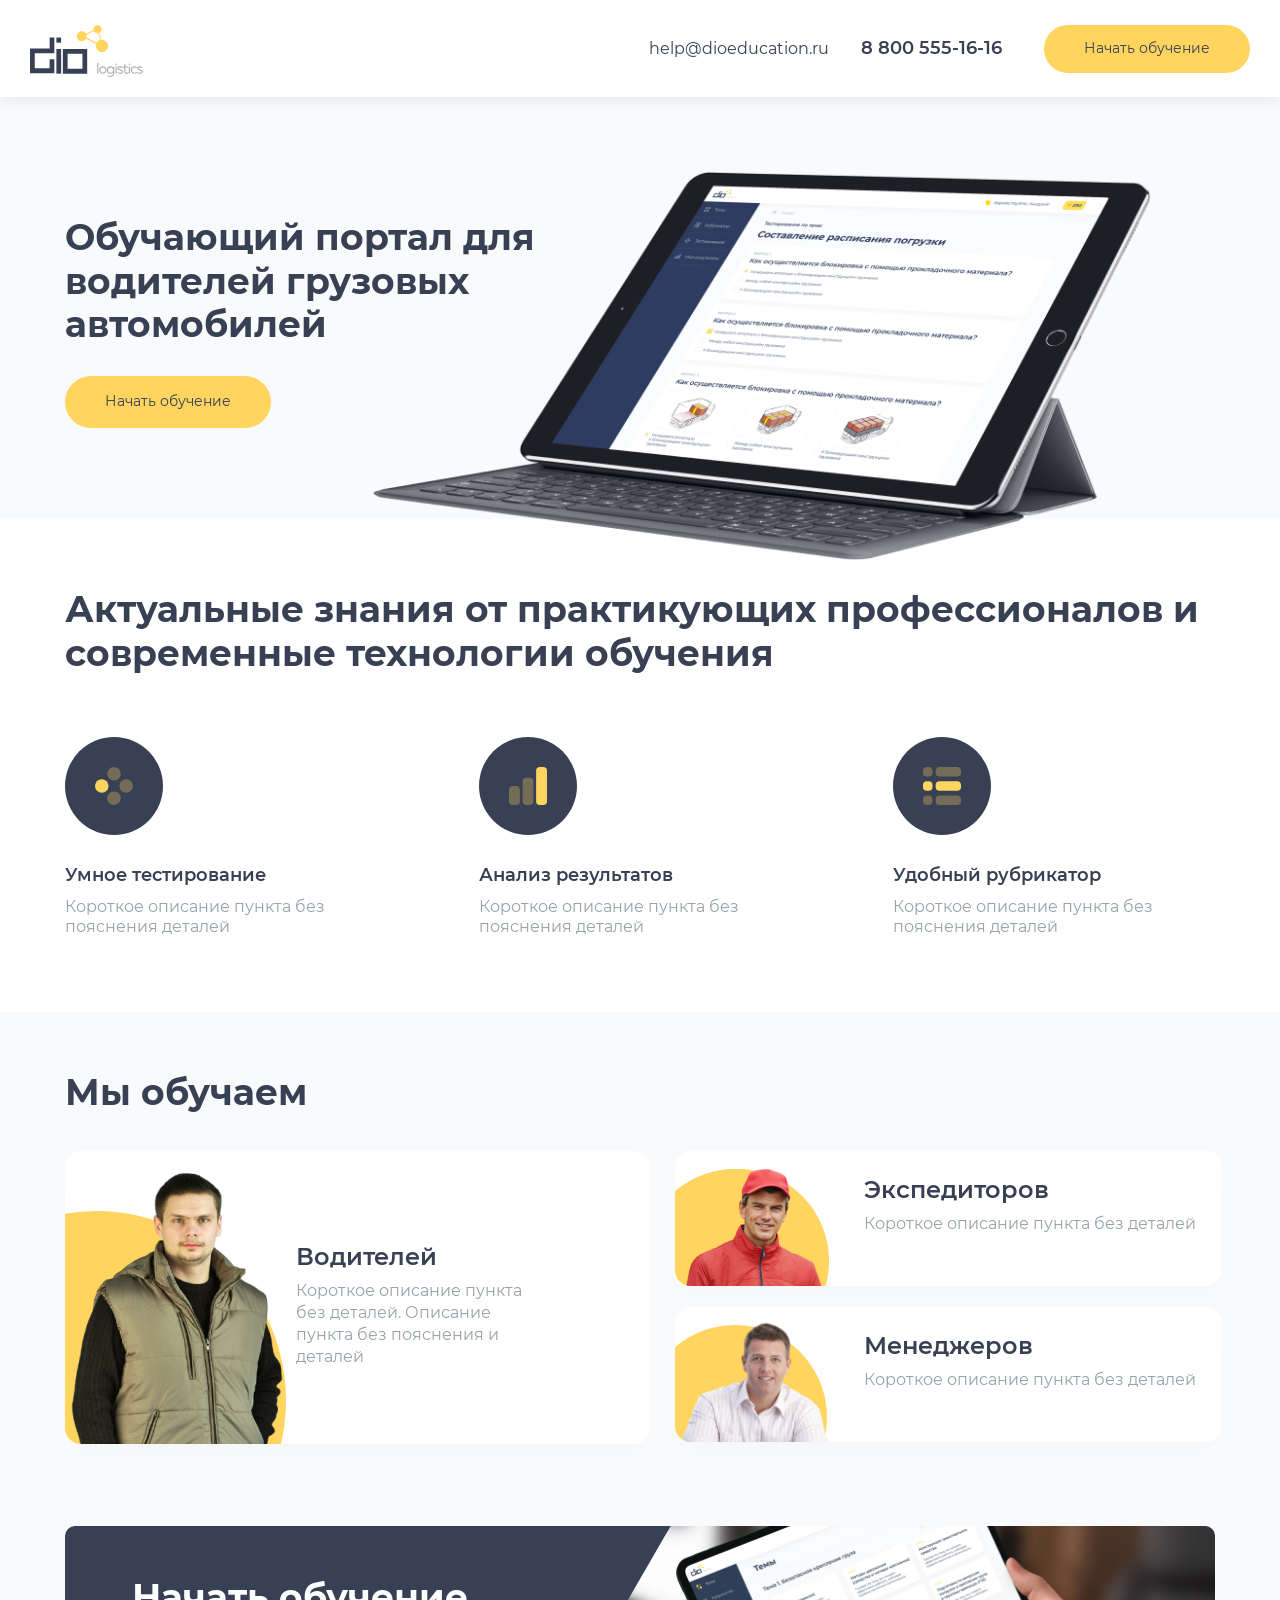
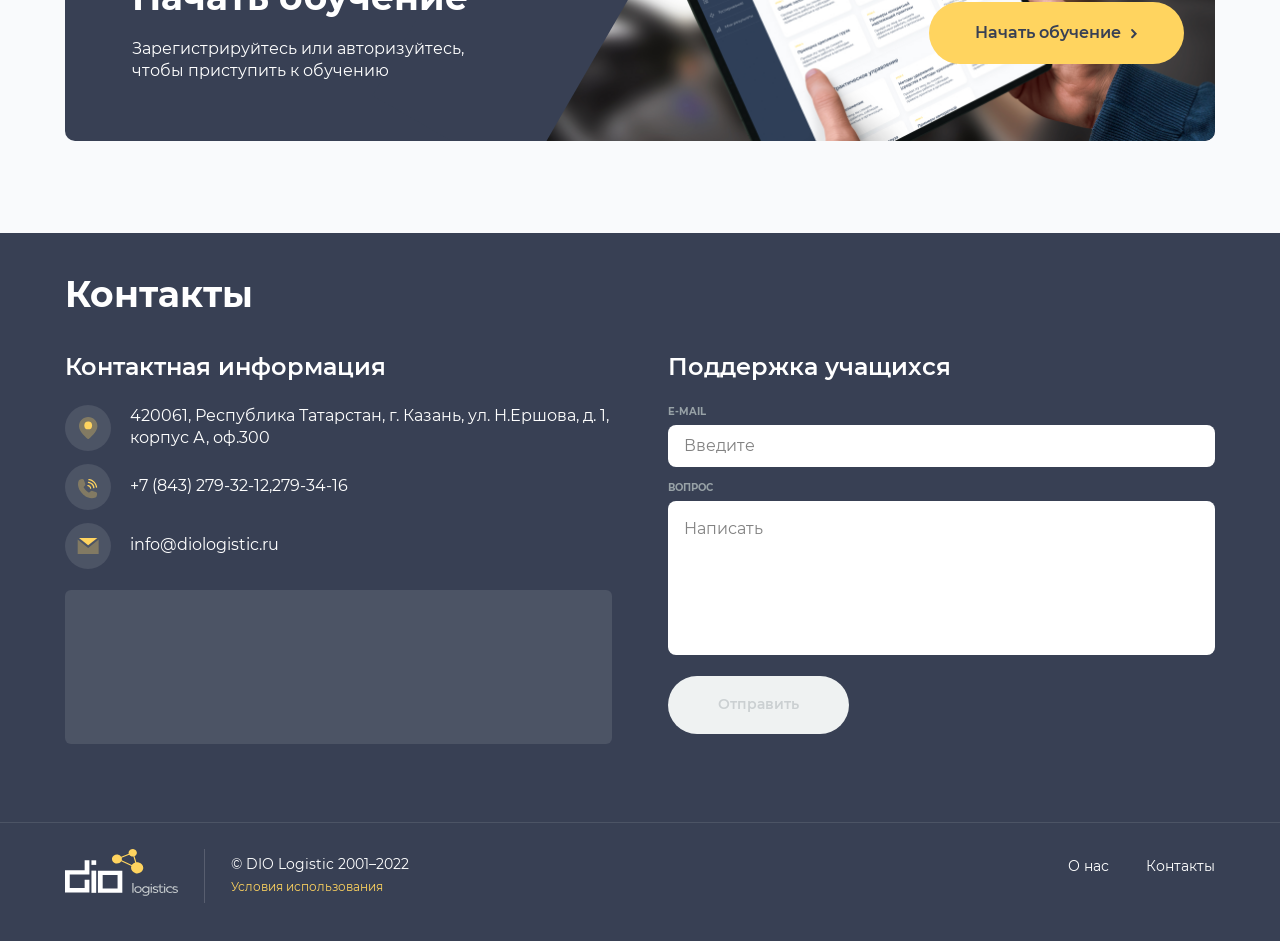
<file: index.html>
<!doctype html>
<html lang="ru">
<head>
	<meta charset="utf-8"/>
	<meta name="description" content="Обучающий портал для водителей грузовых автомобилей DIO Logistic"/>
	<meta name="viewport" content="width=device-width, initial-scale=1.0, maximum-scale=1.0, user-scalable=yes"/>

	<link rel="apple-touch-icon" sizes="180x180" href="/assets/images/icons/apple-touch-icon.png">
	<link rel="icon" type="image/png" sizes="16x16" href="/assets/images/icons/favicon_16.png">
    <link rel="icon" type="image/png" sizes="32x32" href="/assets/images/icons/favicon_32.png">
    <link rel="icon" type="image/png" sizes="150x150" href="/assets/images/icons/favicon_150.png">
    <link rel="icon" type="image/png" sizes="192x192" href="/assets/images/icons/favicon_192.png">
    <link rel="icon" type="image/png" sizes="384x384" href="/assets/images/icons/favicon_384.png">
	<link rel="manifest" href="/assets/images/icons/site.webmanifest">
	<link rel="mask-icon" href="/assets/images/icons/safari-pinned-tab.svg" color="#000000">
	<link rel="shortcut icon" href="/favicon.ico">
	<meta name="msapplication-TileColor" content="#000000">
	<meta name="msapplication-config" content="/assets/images/icons/browserconfig.xml">
	<meta name="theme-color" content="#000000">

	<title>Обучающий портал для водителей грузовых автомобилей DIO Logistic</title>

	<meta property="og:image" content="/assets/images/og_preview.jpg">
    <meta property="og:title" content="Обучающий портал для водителей грузовых автомобилей DIO Logistic">
    <meta property="og:locale" content="ru_RU" />
    <meta property="og:type" content="website" />
    <meta property="og:description" content="Обучающий портал для водителей грузовых автомобилей DIO Logistic" />
    <meta property="og:url" content="#" />
    <meta property="og:site_name" content="" />
    <meta property="og:image:width" content="1200" />
    <meta property="og:image:height" content="627" />
    <meta name="twitter:card" content="summary_large_image" />
    <meta name="twitter:description" content="Обучающий портал для водителей грузовых автомобилей DIO Logistic" />
    <meta name="twitter:title" content="Обучающий портал для водителей грузовых автомобилей DIO Logistic" />
    <meta name="twitter:image" content="/assets/images/og_preview.jpg" />

    <link rel="stylesheet" href="/assets/css/style.css"/>
</head>

<body class="not-authorised">

	<header>
		<a href="/" id="logo"><img src="assets/images/logo.svg" alt="#" title="#"></a>
		<a href="mailto:help@dioeducation.ru" id="email">help@dioeducation.ru</a>
		<a href="tel:88005551616" id="tel">8 800 555-16-16</a>
		<button id="btn-start" class="btn js-modal-link" data-target="#modal-authorisation">Начать обучение</button>
		<div id="ico-burger"></div>
	</header>

	<main class="body">
		<section id="bl-welcome">
			<div class="holder">
				<h1>Обучающий портал для водителей грузовых автомобилей</h1>
				<button class="btn js-modal-link" data-target="#modal-authorisation">Начать обучение</button>
			</div>
		</section>

		<section id="bl-benefits">
			<div class="holder">
				<h2 class="h1">Актуальные знания от практикующих профессионалов и современные технологии обучения</h2>

				<ul>
					<li>
						<h3>Умное тестирование</h3>
						<p>Короткое описание пункта без пояснения деталей </p>
						<img src="assets/images/ico_menu_item3_act.svg" alt="Умное тестирование" class="ico">
					</li>
					<li>
						<h3>Анализ результатов</h3>
						<p>Короткое описание пункта без пояснения деталей </p>
						<img src="assets/images/ico_menu_item4_act.svg" alt="Анализ результатов" class="ico">

					</li>
					<li>
						<h3>Удобный рубрикатор</h3>
						<p>Короткое описание пункта без пояснения деталей </p>
						<img src="assets/images/ico_menu_item2_act.svg" alt="Удобный рубрикатор" class="ico">
					</li>
				</ul>
			</div>
		</section>

		<section id="bl-for">
			<div class="holder">
				<h2 class="h1">Мы обучаем</h2>

				<ul>
					<li class="drivers">
						<h3 class="h2">Водителей</h3>
						<p>Короткое описание пункта без деталей. Описание пункта без пояснения и деталей</p>
					</li>
					<li class="expeditors">
						<h3 class="h2">Экспедиторов</h3>
						<p>Короткое описание пункта без деталей</p>
					</li>
					<li class="managers">
						<h3 class="h2">Менеджеров</h3>
						<p>Короткое описание пункта без деталей</p>
					</li>
				</ul>
			</div>
		</section>

		<section id="bl-target">
			<div class="holder">
				<div class="form">
					<h2 class="h1">Начать обучение</h2>
					<p>Зарегистрируйтесь или авторизуйтесь, чтобы приступить к обучению</p>
					<div class="btn-line"><button class="btn js-modal-link" data-target="#modal-authorisation"><span>Начать обучение</span></button></div>
					<div class="demo-screen"></div>
				</div>
			</div>
		</section>
	</main>

	<section id="bl-contacts">
		<div class="holder">
			<h2 class="h1">Контакты</h2>

			<div class="info">
				<div class="contacts-info">
					<h3 class="h2">Контактная информация</h3>

					<ul>
						<li class="address">420061, Республика Татарстан, г.&nbsp;Казань, ул.&nbsp;Н.Ершова, д.&nbsp;1, корпус&nbsp;А, оф.300</li>
						<li class="tel"><a href="tel:+78432793212">+7 (843) 279-32-12</a>, <a href="tel:+78432793416">279-34-16</a></li>
						<li class="mail"><a href="mailto:info@diologistic.ru">info@diologistic.ru</a></li>
					</ul>

					<div id="map"></div>
				</div>

				<div class="support">
					<h3 class="h2">Поддержка учащихся</h3>

					<form action="#" method="post" id="form-support">
						<div class="row">
							<label for="support-subject">E-mail</label>
							<input type="email" name="email" maxlength="255" placeholder="Введите">
						</div>
						<div class="row">
							<label for="support-text">Вопрос</label>
							<textarea id="support-text" placeholder="Написать" class="js-autoheight"></textarea>
						</div>
						<input type="submit" name="submit_btn" value="Отправить" class="btn" disabled>
					</form>
				</div>
			</div>
		</div>
	</section>

	<footer>
		<div class="holder">
			<a href="/" id="logo-footer"><img src="assets/images/logo_inversed.svg" alt="#" title="#"></a>
			<div id="bl-copyrights2">&copy; DIO Logistic 2001&#150;2022 <br><a href="#">Условия использования</a></div>
			<ul id="mn-footer2">
				<li><a href="about.html">О нас</a></li>
				<li><a href="contacts.html">Контакты</a></li>
			</ul>
		</div>
	</footer>

	<div id="modal-fadeout"></div>

	<!-- modal authorisation -->
	<div class="modal-wrapper" data-long="true" id="modal-authorisation">
		<div class="modal">
			<div class="contents">
				<div class="modal-close" role="button" title="Закрыть">×</div>
				<div class="modal-logo"></div>

				<div class="h1">Авторизация</div>
				<form action="#" method="post" class="form">
					<div class="input">
						<input type="email" name="email" maxlength="255" placeholder="E-mail">
						<i>E-mail</i>
					</div>
					<div class="input pswd">
						<input type="password" name="password" maxlength="255" placeholder="Пароль">
						<i>Пароль</i>
						<span class="toggler"></span>
					</div>
					<div class="btn-line">
						<button class="btn" disabled>Войти</button>
					</div>
				</form>
				<a href="#modal-forget" class="forget-link js-modal-link">Забыли пароль?</a>

				<a href="#modal-registration" class="bottom-link js-modal-link"><span>Зарегистрироваться</span></a>
			</div>
		</div>
	</div>

	<!-- modal registration -->
	<div class="modal-wrapper" data-long="true" id="modal-registration">
		<div class="modal">
			<div class="contents">
				<div class="modal-close" role="button" title="Закрыть">×</div>
				<div class="modal-logo"></div>

				<div class="h1">Регистрация</div>
				<form action="#" method="post" class="form">
					<div class="input">
						<input type="text" name="name" maxlength="255" placeholder="ФИО">
						<i>ФИО</i>
					</div>
					<div class="input">
						<input type="tel" name="tel" maxlength="255" placeholder="Телефон">
						<i>Телефон</i>
					</div>
					<div class="input">
						<input type="email" name="email" maxlength="255" placeholder="Email">
						<i>Email</i>
					</div>
					<div class="input pswd">
						<input type="password" name="password" maxlength="255" placeholder="Пароль">
						<i>Пароль</i>
						<span class="toggler"></span>
					</div>
					<div class="input pswd">
						<input type="password" name="password" maxlength="255" placeholder="Пароль еще раз">
						<i>Пароль еще раз</i>
						<span class="toggler"></span>
					</div>
					<div class="btn-line">
						<button class="btn" disabled>Зарегистрироваться</button>
					</div>
				</form>

				<a href="#modal-authorisation" class="bottom-link js-modal-link"><span>Войти</span></a>
			</div>
		</div>
	</div>

	<!-- modal registration -->
	<div class="modal-wrapper" data-long="true" id="modal-forget">
		<div class="modal">
			<div class="contents">
				<div class="modal-close" role="button" title="Закрыть">×</div>
				<div class="modal-logo"></div>

				<div class="h1">Восстановить пароль</div>
				<div class="text">
					<p>Введите адрес электронной почты, на&nbsp;который был зарегистрирован аккаунт</p>
				</div>
				<form action="#" method="post" class="form">
					<div class="input">
						<input type="email" name="email" maxlength="255" placeholder="Email">
						<i>Email</i>
					</div>
					<div class="btn-line">
						<button class="btn" disabled>Отправить</button>
					</div>
				</form>

				<a href="#modal-authorisation" class="bottom-link js-modal-link"><span>Войти</span></a>
			</div>
		</div>
	</div>

	<!-- modal done -->
	<div class="modal-wrapper" data-long="true" id="modal-done">
		<div class="modal">
			<div class="contents">
				<div class="modal-close" role="button" title="Закрыть">×</div>
				<div class="modal-logo"></div>

				<div class="h1">Отлично!</div>
				<div class="text">
					<p>На указаннную почту сейчас придет письмо с инструкцией по восстановлению пароля</p>
				</div>
			</div>
		</div>
	</div>

	<script src="/assets/js/scripts.js"></script>
	<!-- <script src="https://api-maps.yandex.ru/2.1/?lang=ru_RU&amp;apikey=<ваш API-ключ>" type="text/javascript"></script> -->
</body>
</html>
</file>
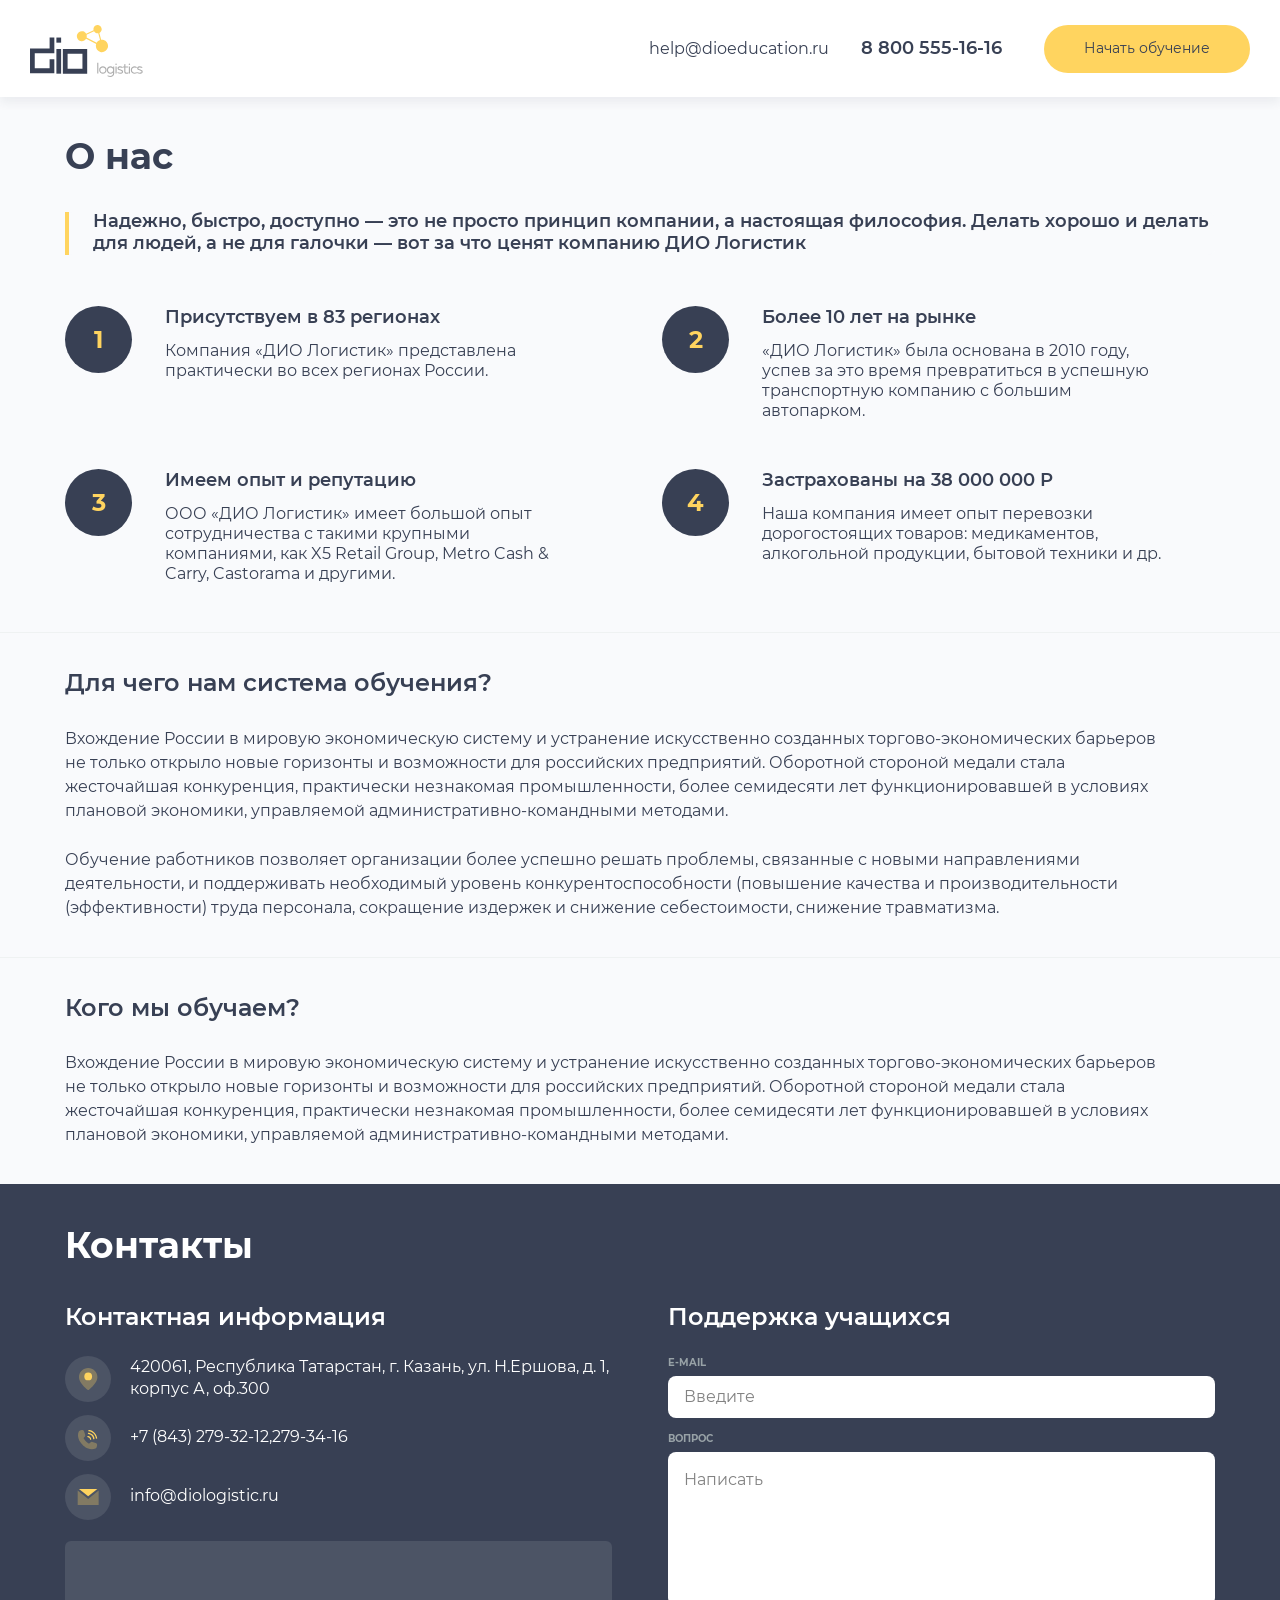
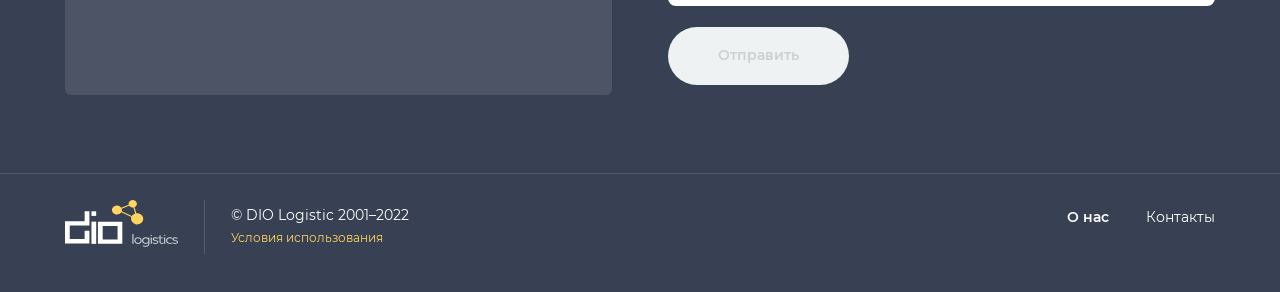
<file: about.html>
<!doctype html>
<html lang="ru">
<head>
	<meta charset="utf-8"/>
	<meta name="description" content="Обучающий портал для водителей грузовых автомобилей DIO Logistic"/>
	<meta name="viewport" content="width=device-width, initial-scale=1.0, maximum-scale=1.0, user-scalable=yes"/>

	<link rel="apple-touch-icon" sizes="180x180" href="/assets/images/icons/apple-touch-icon.png">
	<link rel="icon" type="image/png" sizes="16x16" href="/assets/images/icons/favicon_16.png">
    <link rel="icon" type="image/png" sizes="32x32" href="/assets/images/icons/favicon_32.png">
    <link rel="icon" type="image/png" sizes="150x150" href="/assets/images/icons/favicon_150.png">
    <link rel="icon" type="image/png" sizes="192x192" href="/assets/images/icons/favicon_192.png">
    <link rel="icon" type="image/png" sizes="384x384" href="/assets/images/icons/favicon_384.png">
	<link rel="manifest" href="/assets/images/icons/site.webmanifest">
	<link rel="mask-icon" href="/assets/images/icons/safari-pinned-tab.svg" color="#000000">
	<link rel="shortcut icon" href="/favicon.ico">
	<meta name="msapplication-TileColor" content="#000000">
	<meta name="msapplication-config" content="/assets/images/icons/browserconfig.xml">
	<meta name="theme-color" content="#000000">

	<title>Обучающий портал для водителей грузовых автомобилей DIO Logistic</title>

	<meta property="og:image" content="/assets/images/og_preview.jpg">
    <meta property="og:title" content="Обучающий портал для водителей грузовых автомобилей DIO Logistic">
    <meta property="og:locale" content="ru_RU" />
    <meta property="og:type" content="website" />
    <meta property="og:description" content="Обучающий портал для водителей грузовых автомобилей DIO Logistic" />
    <meta property="og:url" content="#" />
    <meta property="og:site_name" content="" />
    <meta property="og:image:width" content="1200" />
    <meta property="og:image:height" content="627" />
    <meta name="twitter:card" content="summary_large_image" />
    <meta name="twitter:description" content="Обучающий портал для водителей грузовых автомобилей DIO Logistic" />
    <meta name="twitter:title" content="Обучающий портал для водителей грузовых автомобилей DIO Logistic" />
    <meta name="twitter:image" content="/assets/images/og_preview.jpg" />

    <link rel="stylesheet" href="/assets/css/style.css"/>
</head>

<body class="not-authorised">

	<header>
		<a href="/" id="logo"><img src="assets/images/logo.svg" alt="#" title="#"></a>
		<a href="mailto:help@dioeducation.ru" id="email">help@dioeducation.ru</a>
		<a href="tel:88005551616" id="tel">8 800 555-16-16</a>
		<button id="btn-start" class="btn">Начать обучение</button>
		<div id="ico-burger"></div>
	</header>

	<main class="body">
		<section id="bl-about">
			<div class="holder">
				<h1>О нас</h1>
				<p class="nb">Надежно, быстро, доступно — это не просто принцип компании, а настоящая философия. Делать хорошо и делать для людей, а не для галочки — вот за что ценят компанию ДИО Логистик</p>

				<ol>
					<li>
						<div class="h3">Присутствуем в 83 регионах</div>
						<p>Компания «ДИО Логистик» представлена практически во всех регионах России.</p>
					</li>
					<li>
						<div class="h3">Более 10 лет на рынке</div>
						<p>«ДИО Логистик» была основана в 2010 году, успев за это время превратиться в успешную транспортную компанию с большим автопарком.</p>
					</li>
					<li>
						<div class="h3">Имеем опыт и репутацию</div>
						<p>ООО «ДИО Логистик» имеет большой опыт сотрудничества с такими крупными компаниями, как X5 Retail Group, Metro Cash &amp; Carry, Castorama и другими.</p>
					</li>
					<li>
						<div class="h3">Застрахованы на&nbsp;38&nbsp;000&nbsp;000&nbsp;Р</div>
						<p>Наша компания имеет опыт перевозки дорогостоящих товаров: медикаментов, алкогольной продукции, бытовой техники и др.</p>
					</li>
				</ol>
			</div>
		</section>

		<section class="bl-text">
			<div class="holder">
				<h2>Для чего нам система обучения?</h2>
				<div class="text">
					<p>Вхождение России в мировую экономическую систему и устранение искусственно созданных торгово-экономических барьеров не только открыло новые горизонты и возможности для российских предприятий. Оборотной стороной медали стала жесточайшая конкуренция, практически незнакомая промышленности, более семидесяти лет функционировавшей в условиях плановой экономики, управляемой административно-командными методами.</p>
					<p>Обучение работников позволяет организации более успешно решать проблемы, связанные с новыми направлениями деятельности, и поддерживать необходимый уровень конкурентоспособности (повышение качества и производительности (эффективности) труда персонала, сокращение издержек и снижение себестоимости, снижение травматизма.</p>
				</div>
			</div>
		</section>

		<section class="bl-text">
			<div class="holder">
				<h2>Кого мы обучаем?</h2>
				<div class="text">
					<p>Вхождение России в мировую экономическую систему и устранение искусственно созданных торгово-экономических барьеров не только открыло новые горизонты и возможности для российских предприятий. Оборотной стороной медали стала жесточайшая конкуренция, практически незнакомая промышленности, более семидесяти лет функционировавшей в условиях плановой экономики, управляемой административно-командными методами.</p>
				</div>
			</div>
		</section>
	</main>

	<section id="bl-contacts">
		<div class="holder">
			<h2 class="h1">Контакты</h2>

			<div class="info">
				<div class="contacts-info">
					<h3 class="h2">Контактная информация</h3>

					<ul>
						<li class="address">420061, Республика Татарстан, г.&nbsp;Казань, ул.&nbsp;Н.Ершова, д.&nbsp;1, корпус&nbsp;А, оф.300</li>
						<li class="tel"><a href="tel:+78432793212">+7 (843) 279-32-12</a>, <a href="tel:+78432793416">279-34-16</a></li>
						<li class="mail"><a href="mailto:info@diologistic.ru">info@diologistic.ru</a></li>
					</ul>

					<div id="map"></div>
				</div>

				<div class="support">
					<h3 class="h2">Поддержка учащихся</h3>

					<form action="#" method="post" id="form-support">
						<div class="row">
							<label for="support-subject">E-mail</label>
							<input type="email" name="email" maxlength="255" placeholder="Введите">
						</div>
						<div class="row">
							<label for="support-text">Вопрос</label>
							<textarea id="support-text" placeholder="Написать" class="js-autoheight"></textarea>
						</div>
						<input type="submit" name="submit_btn" value="Отправить" class="btn" disabled>
					</form>
				</div>
			</div>
		</div>
	</section>

	<footer>
		<div class="holder">
			<a href="/" id="logo-footer"><img src="assets/images/logo_inversed.svg" alt="#" title="#"></a>
			<div id="bl-copyrights2">&copy; DIO Logistic 2001&#150;2022 <br><a href="#">Условия использования</a></div>
			<ul id="mn-footer2">
				<li class="curr"><a href="about.html">О нас</a></li>
				<li><a href="contacts.html">Контакты</a></li>
			</ul>
		</div>
	</footer>

	<div id="modal-fadeout"></div>

	<script src="/assets/js/scripts.js"></script>
	<!-- <script src="https://api-maps.yandex.ru/2.1/?lang=ru_RU&amp;apikey=<ваш API-ключ>" type="text/javascript"></script> -->
</body>
</html>
</file>
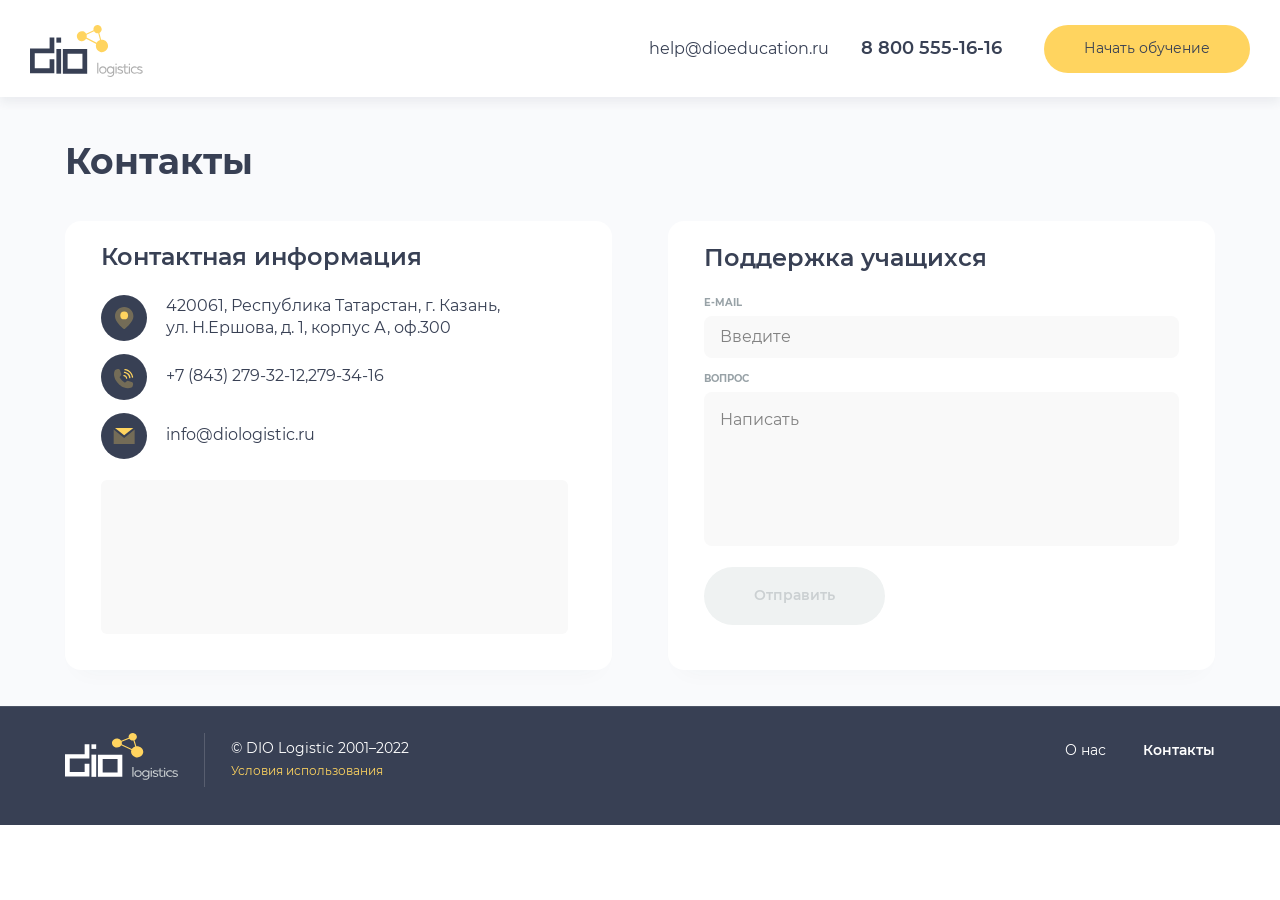
<file: contacts.html>
<!doctype html>
<html lang="ru">
<head>
	<meta charset="utf-8"/>
	<meta name="description" content="Обучающий портал для водителей грузовых автомобилей DIO Logistic"/>
	<meta name="viewport" content="width=device-width, initial-scale=1.0, maximum-scale=1.0, user-scalable=yes"/>

	<link rel="apple-touch-icon" sizes="180x180" href="/assets/images/icons/apple-touch-icon.png">
	<link rel="icon" type="image/png" sizes="16x16" href="/assets/images/icons/favicon_16.png">
    <link rel="icon" type="image/png" sizes="32x32" href="/assets/images/icons/favicon_32.png">
    <link rel="icon" type="image/png" sizes="150x150" href="/assets/images/icons/favicon_150.png">
    <link rel="icon" type="image/png" sizes="192x192" href="/assets/images/icons/favicon_192.png">
    <link rel="icon" type="image/png" sizes="384x384" href="/assets/images/icons/favicon_384.png">
	<link rel="manifest" href="/assets/images/icons/site.webmanifest">
	<link rel="mask-icon" href="/assets/images/icons/safari-pinned-tab.svg" color="#000000">
	<link rel="shortcut icon" href="/favicon.ico">
	<meta name="msapplication-TileColor" content="#000000">
	<meta name="msapplication-config" content="/assets/images/icons/browserconfig.xml">
	<meta name="theme-color" content="#000000">

	<title>Контакты</title>

	<meta property="og:image" content="/assets/images/og_preview.jpg">
    <meta property="og:title" content="Обучающий портал для водителей грузовых автомобилей DIO Logistic">
    <meta property="og:locale" content="ru_RU" />
    <meta property="og:type" content="website" />
    <meta property="og:description" content="Обучающий портал для водителей грузовых автомобилей DIO Logistic" />
    <meta property="og:url" content="#" />
    <meta property="og:site_name" content="" />
    <meta property="og:image:width" content="1200" />
    <meta property="og:image:height" content="627" />
    <meta name="twitter:card" content="summary_large_image" />
    <meta name="twitter:description" content="Обучающий портал для водителей грузовых автомобилей DIO Logistic" />
    <meta name="twitter:title" content="Обучающий портал для водителей грузовых автомобилей DIO Logistic" />
    <meta name="twitter:image" content="/assets/images/og_preview.jpg" />

    <link rel="stylesheet" href="/assets/css/style.css"/>
</head>

<body class="not-authorised">

	<header>
		<a href="/" id="logo"><img src="assets/images/logo.svg" alt="#" title="#"></a>
		<a href="mailto:help@dioeducation.ru" id="email">help@dioeducation.ru</a>
		<a href="tel:88005551616" id="tel">8 800 555-16-16</a>
		<button id="btn-start" class="btn">Начать обучение</button>
		<div id="ico-burger"></div>
	</header>

	<main class="body">
		<section id="bl-contacts">
			<div class="holder">
				<h2 class="h1">Контакты</h2>

				<div class="info">
					<div class="contacts-info">
						<h3 class="h2">Контактная информация</h3>

						<ul>
							<li class="address">420061, Республика Татарстан, г.&nbsp;Казань, ул.&nbsp;Н.Ершова, д.&nbsp;1, корпус&nbsp;А, оф.300</li>
							<li class="tel"><a href="tel:+78432793212">+7 (843) 279-32-12</a>, <a href="tel:+78432793416">279-34-16</a></li>
							<li class="mail"><a href="mailto:info@diologistic.ru">info@diologistic.ru</a></li>
						</ul>

						<div id="map"></div>
					</div>

					<div class="support">
						<h3 class="h2">Поддержка учащихся</h3>

						<form action="#" method="post" id="form-support">
							<div class="row">
								<label for="support-subject">E-mail</label>
								<input type="email" name="email" maxlength="255" placeholder="Введите">
							</div>
							<div class="row">
								<label for="support-text">Вопрос</label>
								<textarea id="support-text" placeholder="Написать" class="js-autoheight"></textarea>
							</div>
							<input type="submit" name="submit_btn" value="Отправить" class="btn" disabled>
						</form>
					</div>
				</div>
			</div>
		</section>
	</main>

	<footer>
		<div class="holder">
			<a href="/" id="logo-footer"><img src="assets/images/logo_inversed.svg" alt="#" title="#"></a>
			<div id="bl-copyrights2">&copy; DIO Logistic 2001&#150;2022 <br><a href="#">Условия использования</a></div>
			<ul id="mn-footer2">
				<li><a href="about.html">О нас</a></li>
				<li class="curr"><a href="contacts.html">Контакты</a></li>
			</ul>
		</div>
	</footer>

	<div id="modal-fadeout"></div>

	<script src="/assets/js/scripts.js"></script>
	<!-- <script src="https://api-maps.yandex.ru/2.1/?lang=ru_RU&amp;apikey=<ваш API-ключ>" type="text/javascript"></script> -->
</body>
</html>
</file>
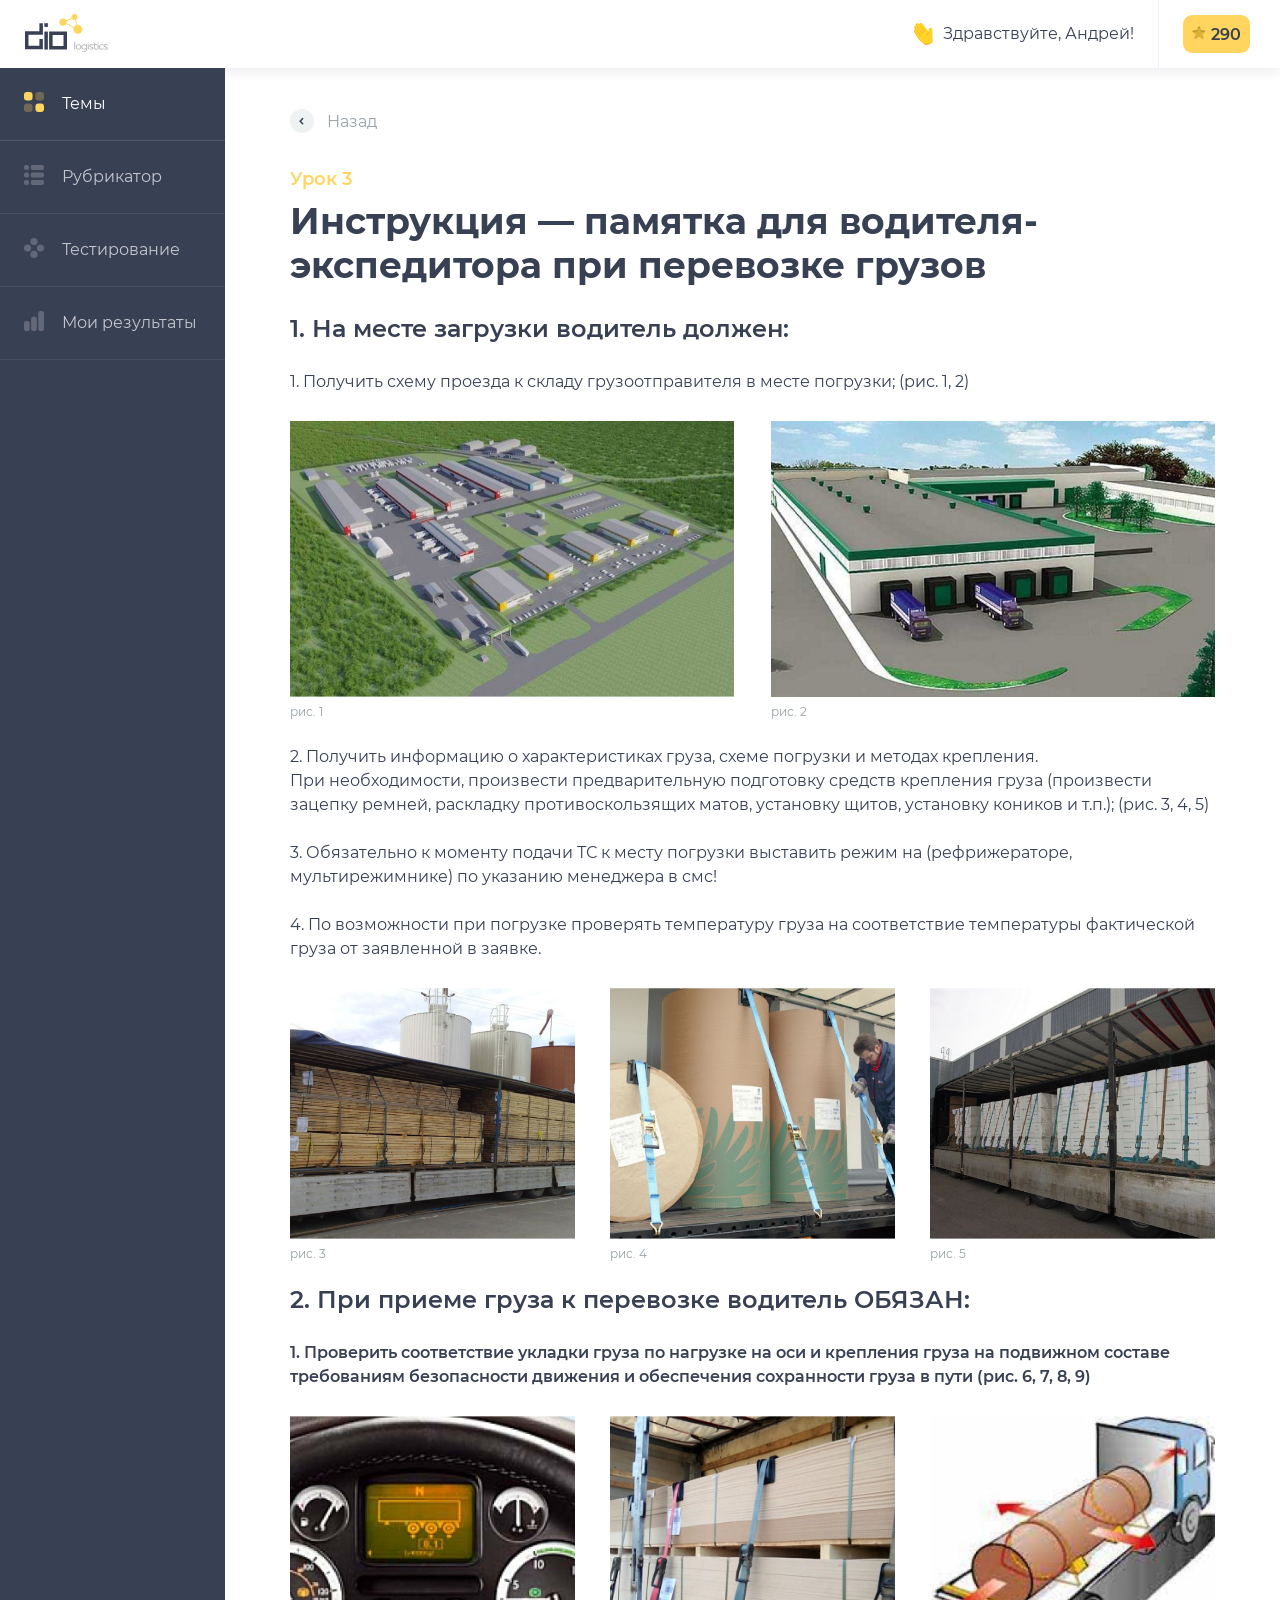
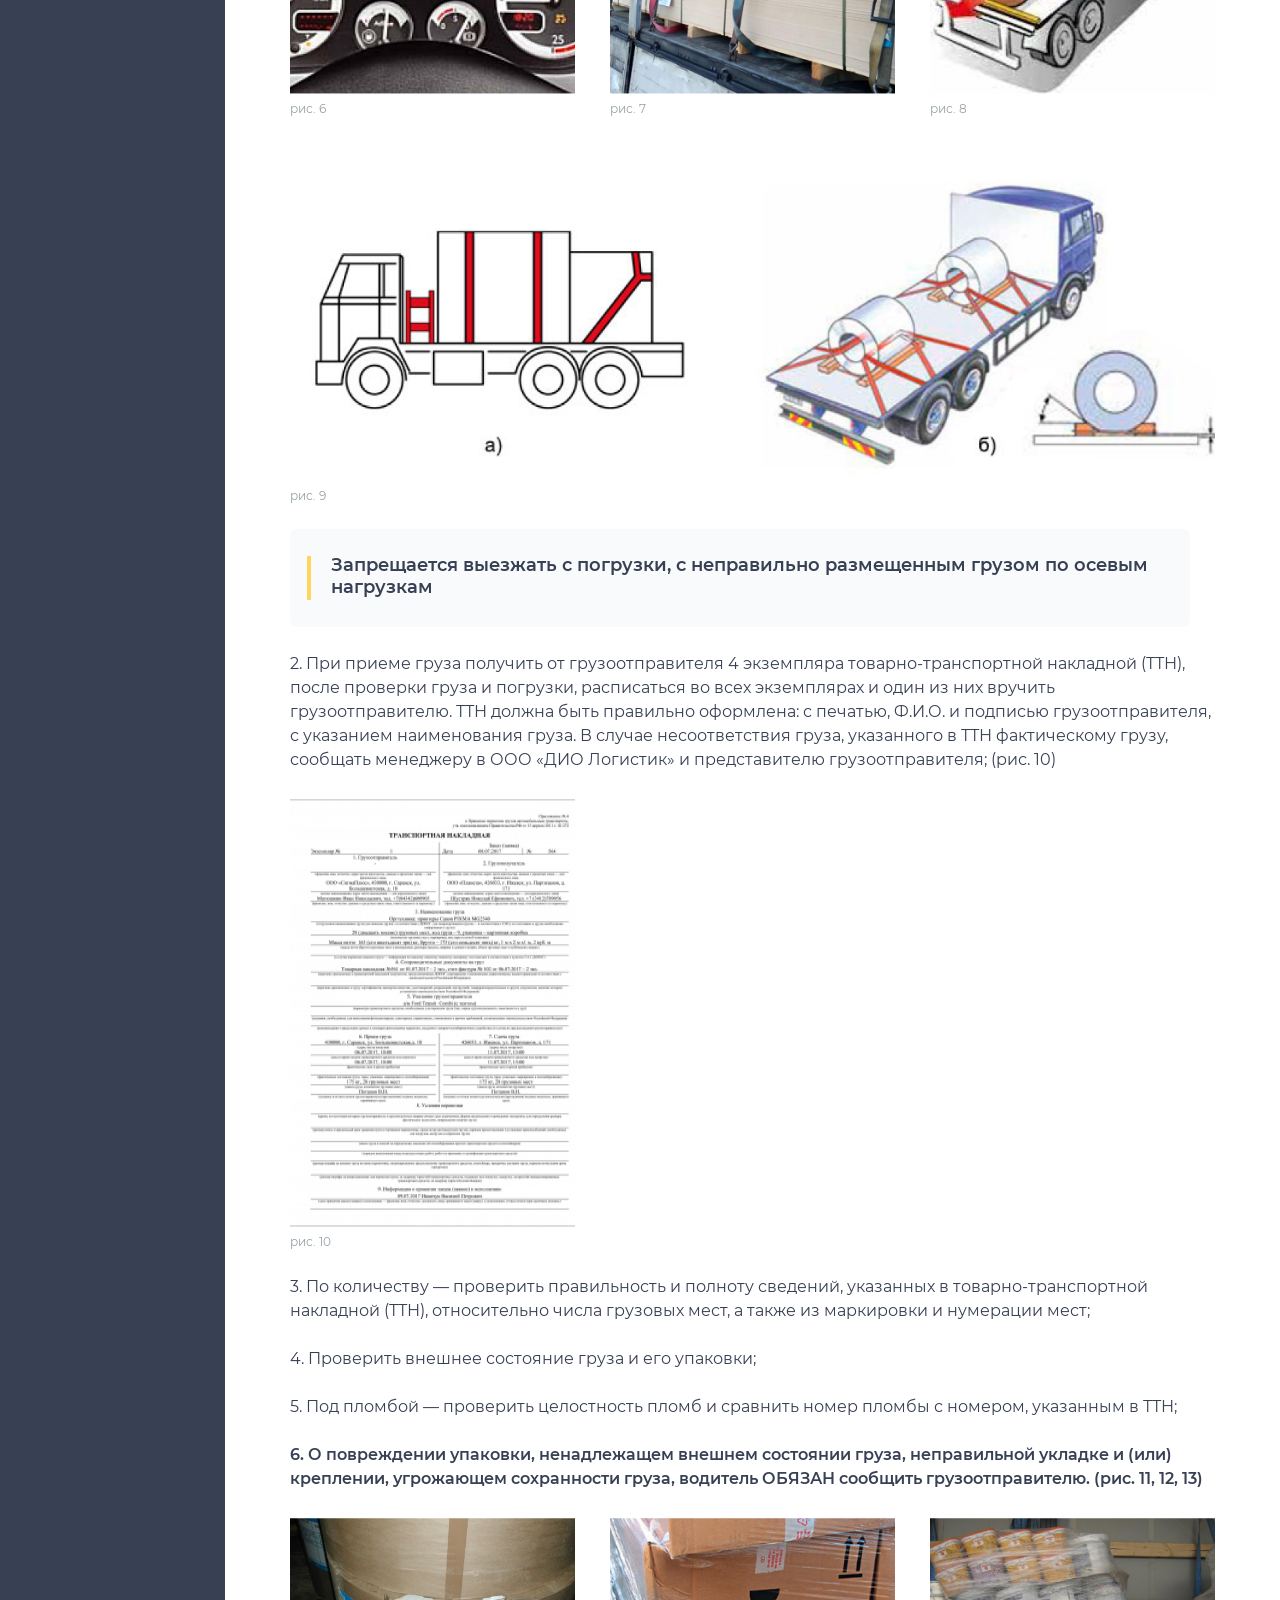
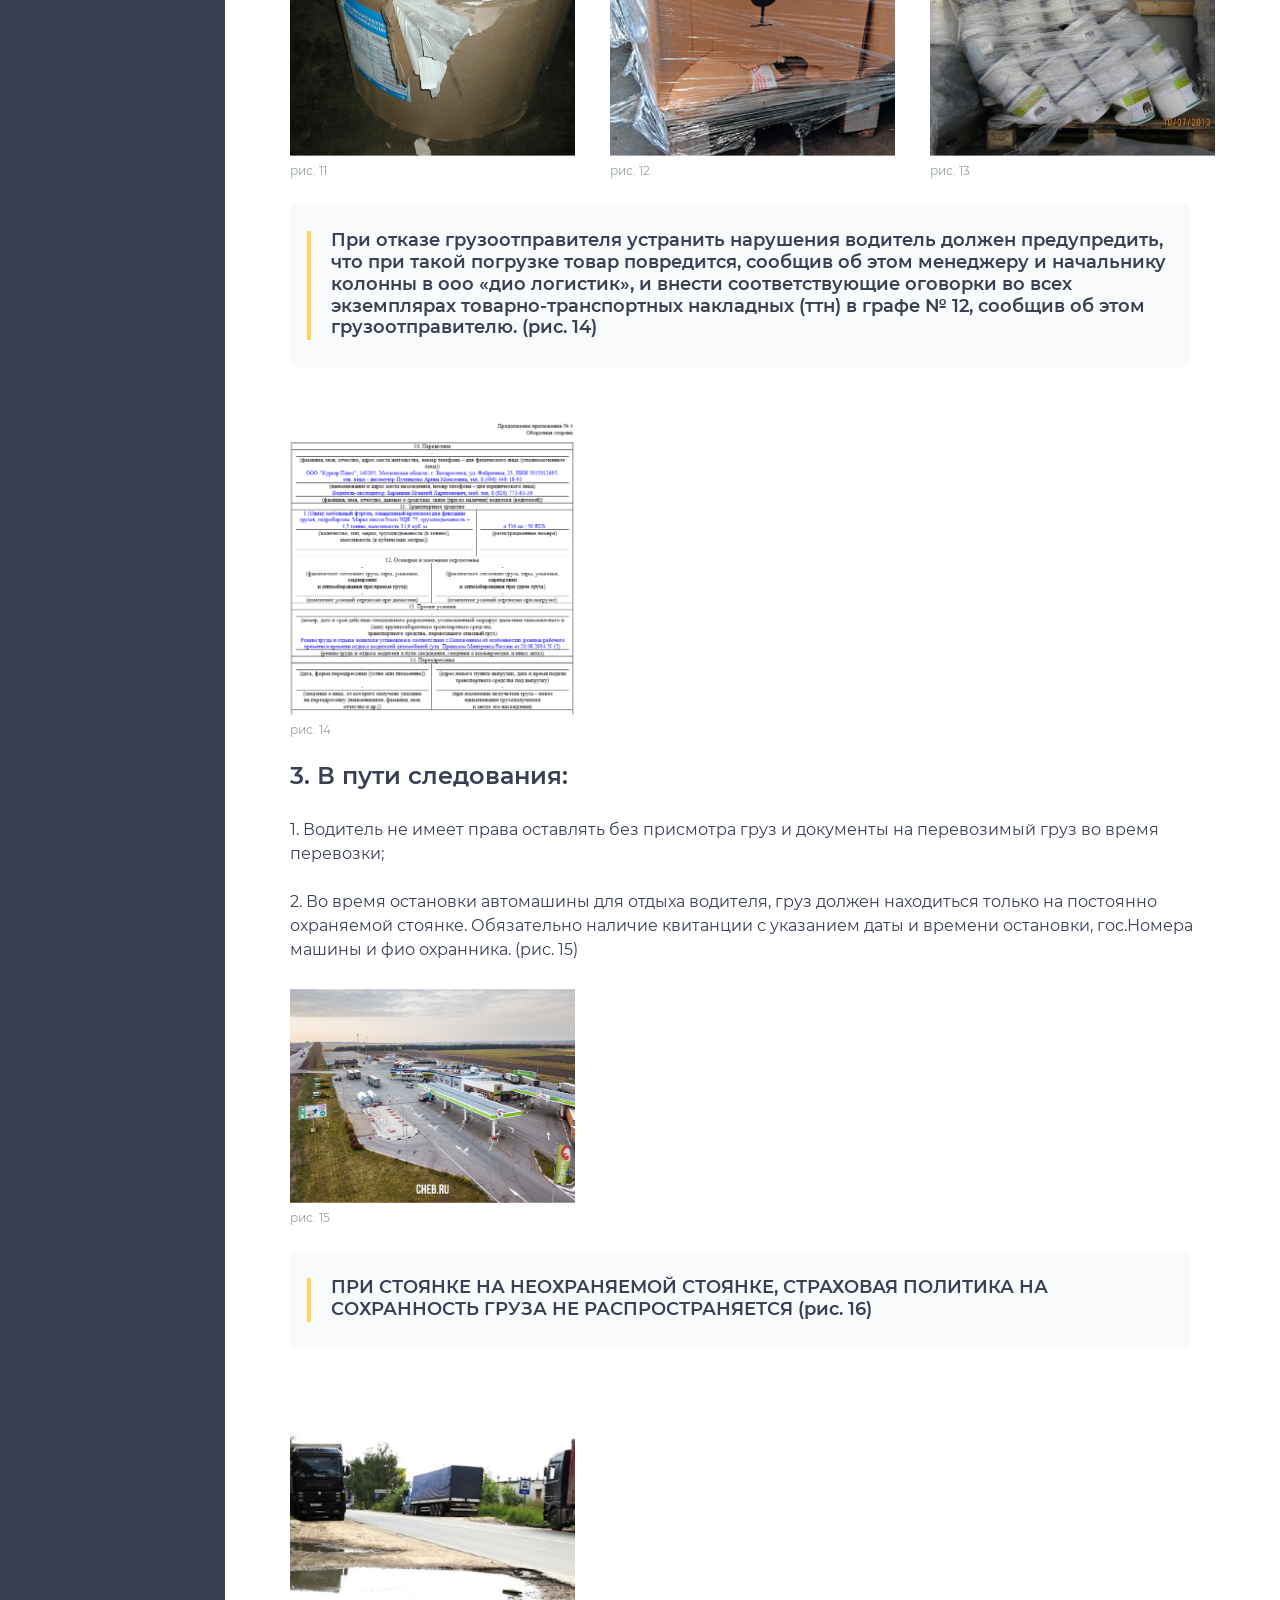
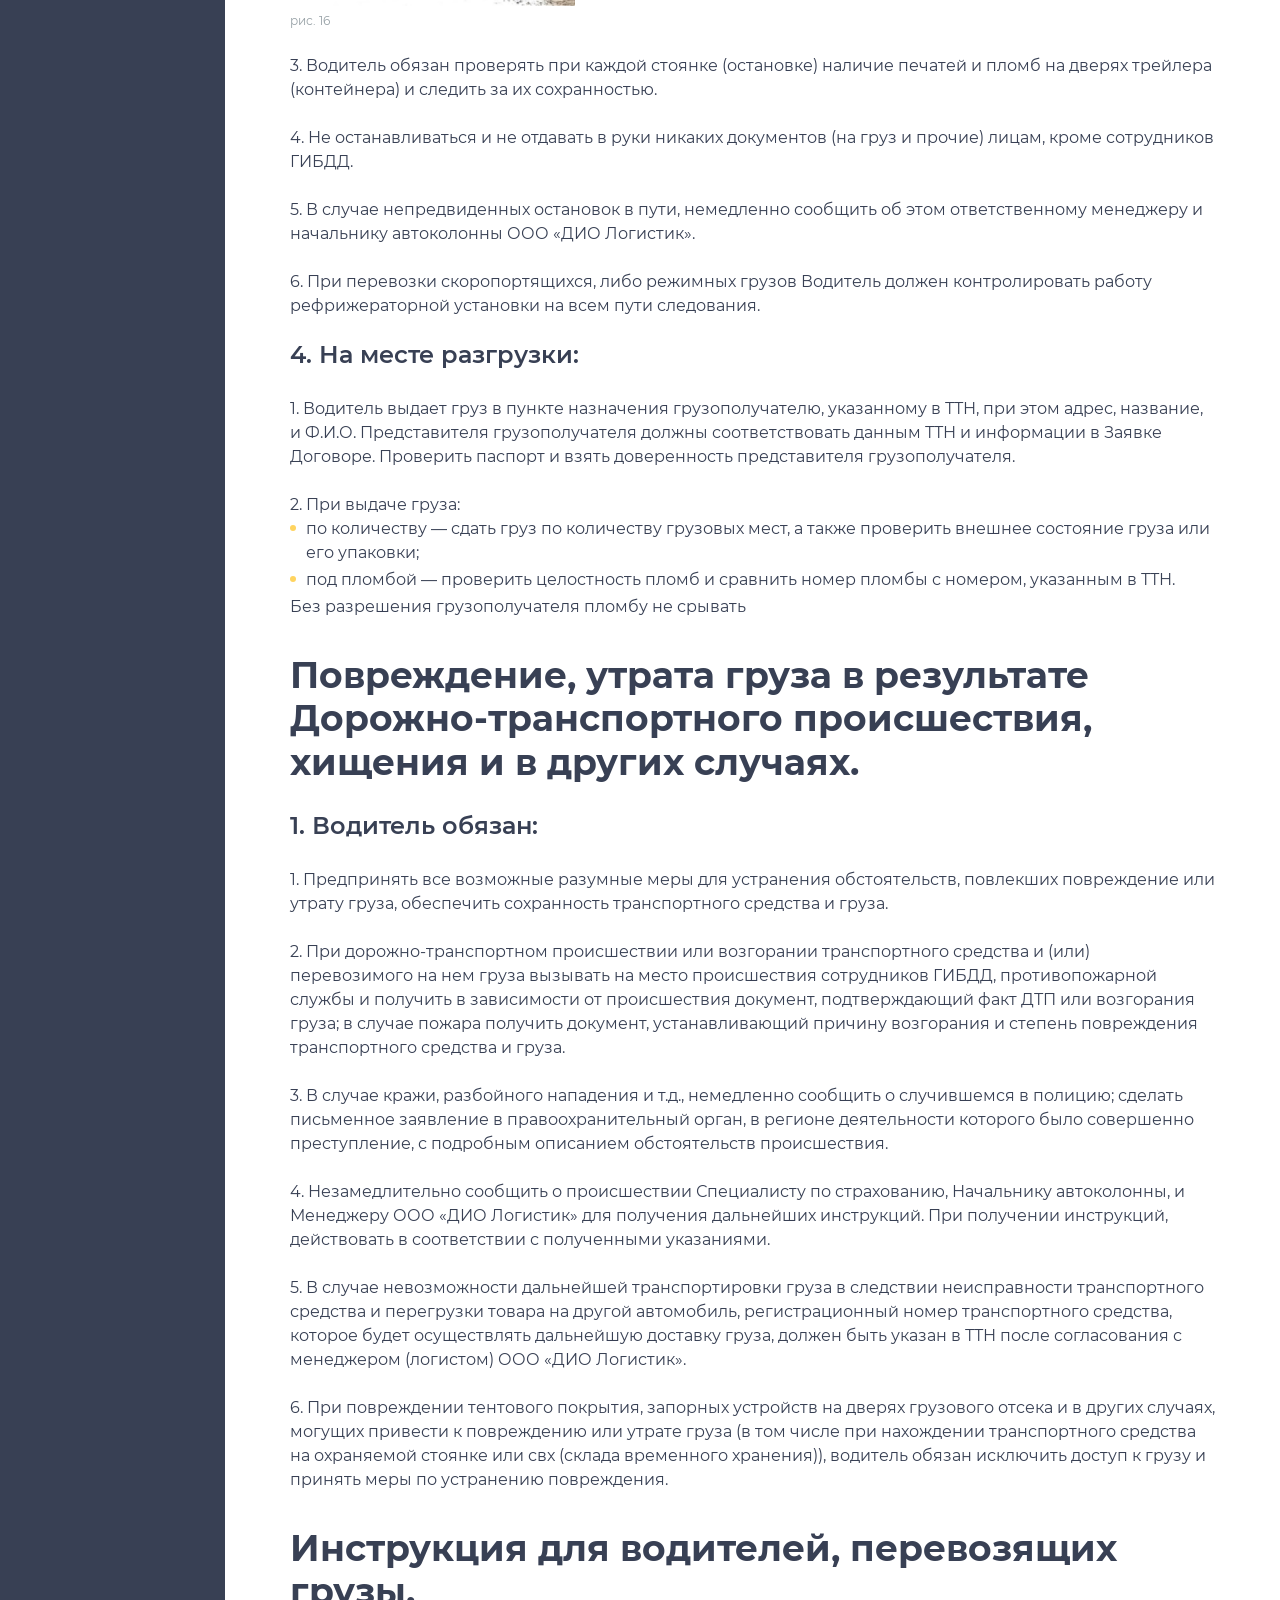
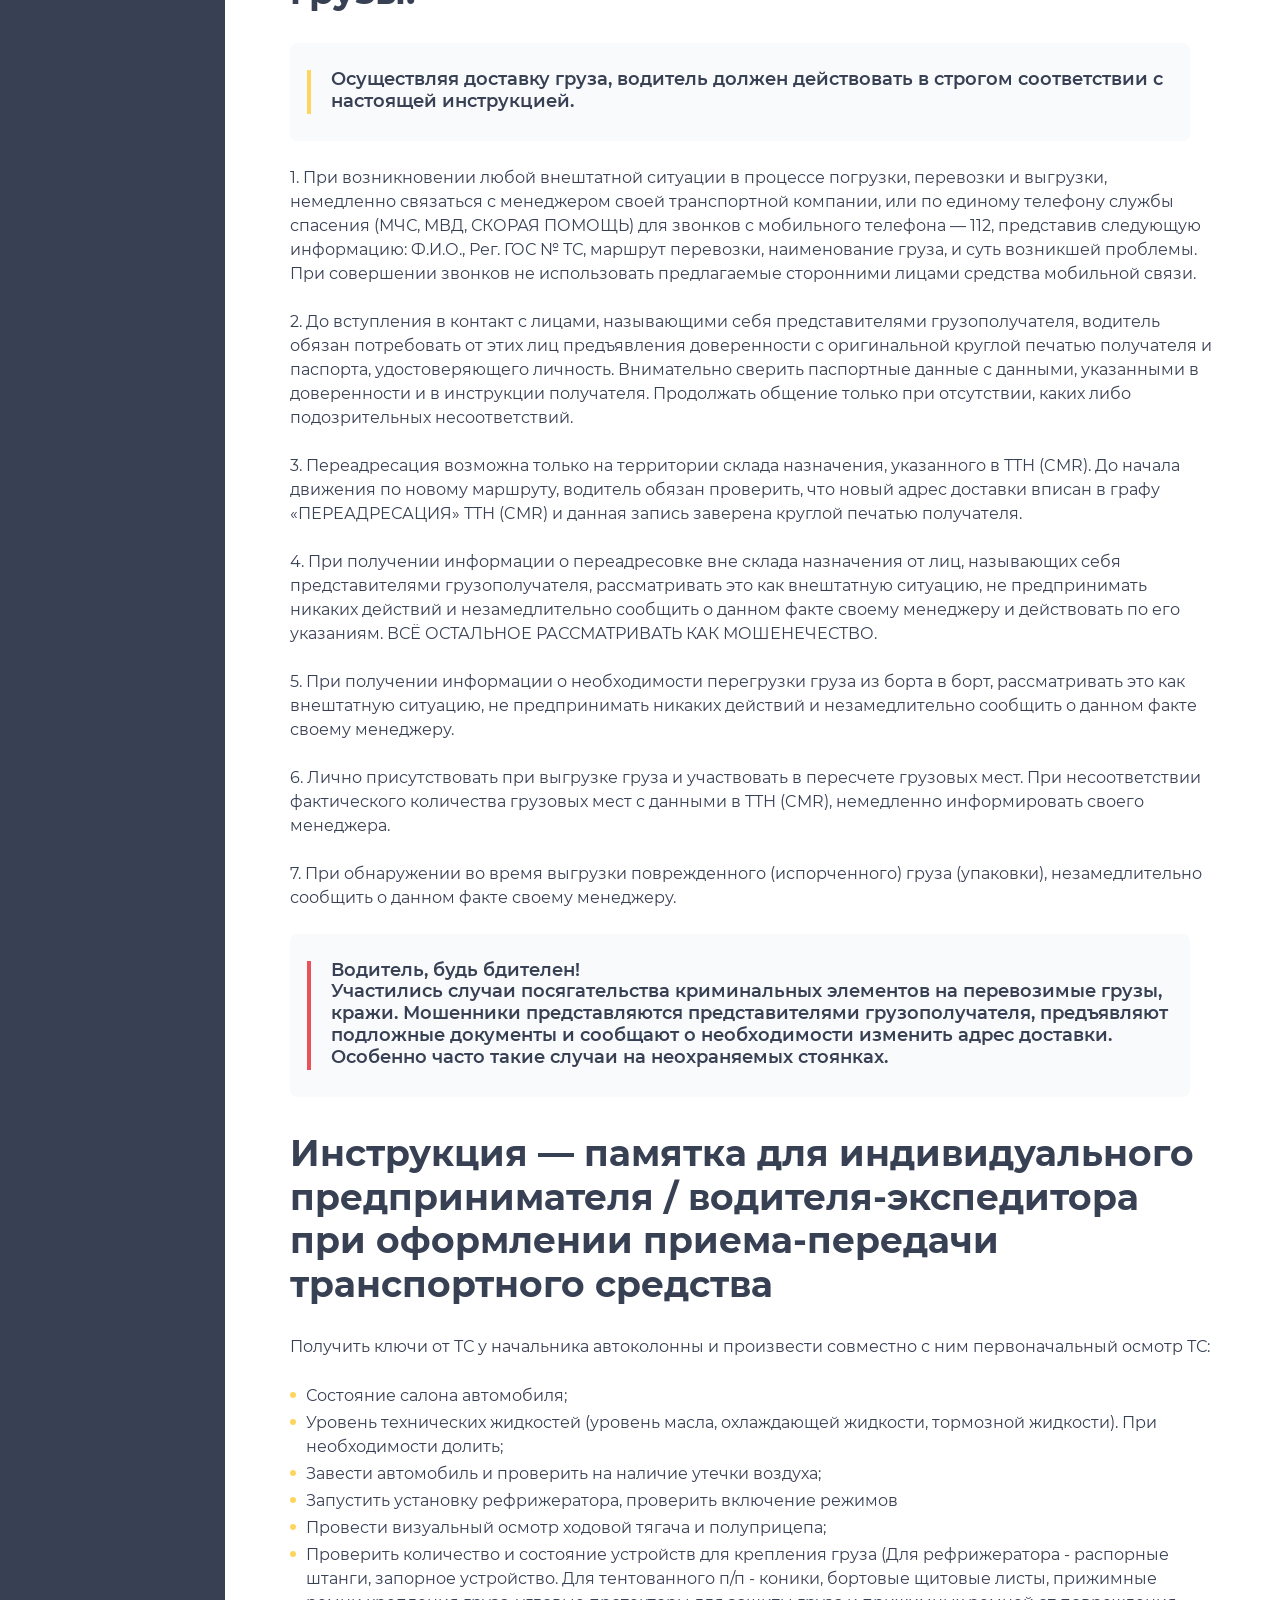
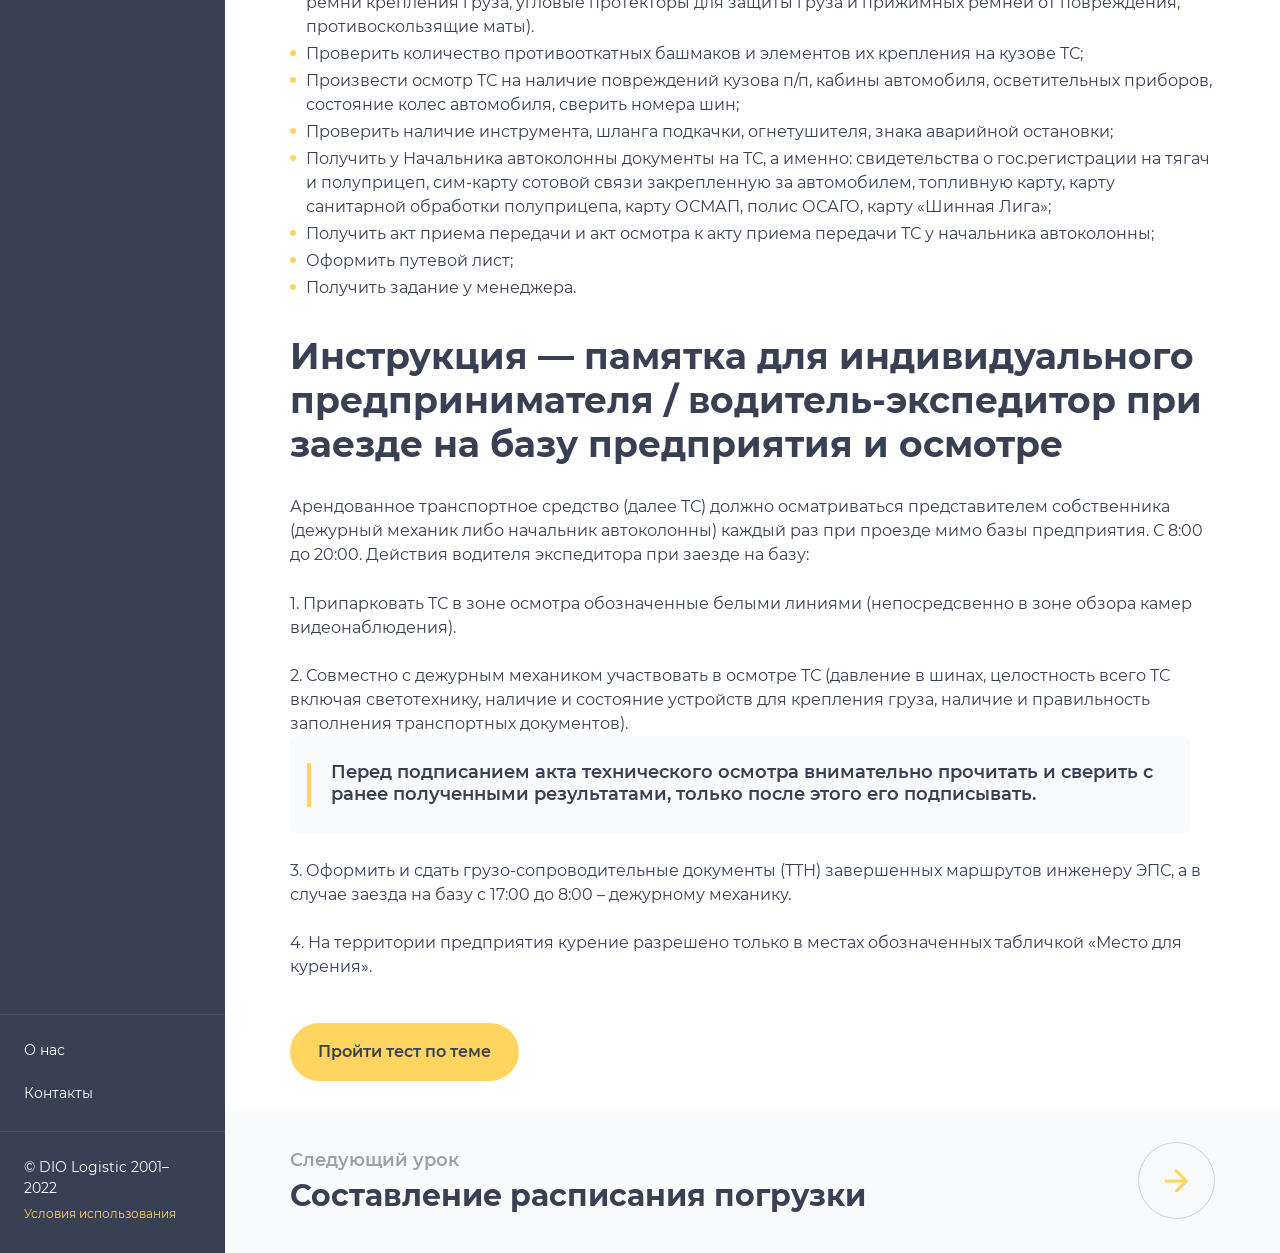
<file: lesson.html>
<!doctype html>
<html lang="ru">
<head>
	<meta charset="utf-8"/>
	<meta name="description" content="Обучающий портал для водителей грузовых автомобилей DIO Logistic"/>
	<meta name="viewport" content="width=device-width, initial-scale=1.0, maximum-scale=1.0, user-scalable=yes"/>

	<link rel="apple-touch-icon" sizes="180x180" href="/assets/images/icons/apple-touch-icon.png">
	<link rel="icon" type="image/png" sizes="16x16" href="/assets/images/icons/favicon_16.png">
    <link rel="icon" type="image/png" sizes="32x32" href="/assets/images/icons/favicon_32.png">
    <link rel="icon" type="image/png" sizes="150x150" href="/assets/images/icons/favicon_150.png">
    <link rel="icon" type="image/png" sizes="192x192" href="/assets/images/icons/favicon_192.png">
    <link rel="icon" type="image/png" sizes="384x384" href="/assets/images/icons/favicon_384.png">
	<link rel="manifest" href="/assets/images/icons/site.webmanifest">
	<link rel="mask-icon" href="/assets/images/icons/safari-pinned-tab.svg" color="#000000">
	<link rel="shortcut icon" href="favicon.ico">
	<meta name="msapplication-TileColor" content="#000000">
	<meta name="msapplication-config" content="/assets/images/icons/browserconfig.xml">
	<meta name="theme-color" content="#000000">

	<title>Инструкция — памятка для водителя-экспедитора при перевозке грузов</title>

	<meta property="og:image" content="/assets/images/og_preview.jpg">
    <meta property="og:title" content="Обучающий портал для водителей грузовых автомобилей DIO Logistic">
    <meta property="og:locale" content="ru_RU" />
    <meta property="og:type" content="website" />
    <meta property="og:description" content="Обучающий портал для водителей грузовых автомобилей DIO Logistic" />
    <meta property="og:url" content="#" />
    <meta property="og:site_name" content="" />
    <meta property="og:image:width" content="1200" />
    <meta property="og:image:height" content="627" />
    <meta name="twitter:card" content="summary_large_image" />
    <meta name="twitter:description" content="Обучающий портал для водителей грузовых автомобилей DIO Logistic" />
    <meta name="twitter:title" content="Обучающий портал для водителей грузовых автомобилей DIO Logistic" />
    <meta name="twitter:image" content="/assets/images/og_preview.jpg" />

    <link rel="stylesheet" href="/assets/css/style.css"/>
</head>

<body>

	<header>
		<a href="/" id="logo"><img src="assets/images/logo.svg" alt="#" title="#"></a>
		<div class="holder">
			<div class="item" id="welcome"><span>Здравствуйте, Андрей!</span></div>
			<div class="item" id="points"><a href="results.html">290</a></div>
		</div>
		<div id="ico-burger"></div>
	</header>

	<div class="body white">
		<aside>
			<nav>
				<ul>
					<li class="act"><a href="subjects.html"><img src="assets/images/ico_menu_item1_act.svg" alt="Темы"> Темы</a></li>
					<li><a href="rubricator.html"><img src="assets/images/ico_menu_item2.svg" alt="Рубрикатор">Рубрикатор</a></li>
					<li><a href="testing.html"><img src="assets/images/ico_menu_item3.svg" alt="Тестирование">Тестирование</a></li>
					<li><a href="results.html"><img src="assets/images/ico_menu_item4.svg" alt="Мои результаты">Мои результаты</a></li>
				</ul>
			</nav>

			<ul id="mn-footer">
				<li><a href="about.html">О нас</a></li>
				<li><a href="contacts.html">Контакты</a></li>
			</ul>
			<div id="bl-copyrights">&copy; DIO Logistic 2001&#150;2022 <a href="#">Условия использования</a></div>
			<div class="close"></div>
		</aside>

		<main id="lesson">
			<div class="holder">
				<div id="backlink"><a href="subjects.html">Назад</a></div>

				<section>
					<div class="number">Урок 3</div>
					<h1>Инструкция — памятка для водителя-экспедитора при перевозке грузов</h1>

					<h2>1.	На месте загрузки водитель должен:</h2>
					<ol>
						<li>Получить схему проезда к складу грузоотправителя в месте погрузки; (рис.&nbsp;1,&nbsp;2)
							<div class="cols-2">
								<figure>
									<a href="assets/images/_img3.jpg" class="js-lightbox" data-gallery="lesson"><img src="assets/images/_img3.jpg" alt="#"></a>
									<figcaption>рис.&nbsp;1</figcaption>
								</figure>
								<figure>
									<a href="assets/images/_img4.jpg" class="js-lightbox" data-gallery="lesson"><img src="assets/images/_img4.jpg" alt="#"></a>
									<figcaption>рис.&nbsp;2</figcaption>
								</figure>
							</div>
						</li>
						<li>Получить информацию о характеристиках груза, схеме погрузки и методах крепления. <br>При необходимости, произвести предварительную подготовку средств крепления груза (произвести зацепку ремней, раскладку противоскользящих матов, установку щитов, установку коников и т.п.); (рис.&nbsp;3, 4, 5)</li>
						<li>Обязательно к моменту подачи ТС к месту погрузки выставить режим на (рефрижераторе, мультирежимнике) по указанию менеджера в смс!</li>
						<li>По возможности при погрузке проверять температуру груза на соответствие температуры фактической груза от заявленной в заявке.
							<div class="cols-3">
								<figure>
									<a href="assets/images/_img5.jpg" class="js-lightbox" data-gallery="lesson"><img src="assets/images/_img5.jpg" alt="#"></a>
									<figcaption>рис.&nbsp;3</figcaption>
								</figure>
								<figure>
									<a href="assets/images/_img6.jpg" class="js-lightbox" data-gallery="lesson"><img src="assets/images/_img6.jpg" alt="#"></a>
									<figcaption>рис.&nbsp;4</figcaption>
								</figure>
								<figure>
									<a href="assets/images/_img7.jpg" class="js-lightbox" data-gallery="lesson"><img src="assets/images/_img7.jpg" alt="#"></a>
									<figcaption>рис.&nbsp;5</figcaption>
								</figure>
							</div>
						</li>
					</ol>

					<h2>2. При приеме груза к перевозке водитель ОБЯЗАН:</h2>
					<ol>
						<li class="b">Проверить соответствие укладки груза по нагрузке на оси и крепления груза на подвижном составе требованиям безопасности движения и обеспечения сохранности груза в пути (рис.&nbsp;6,&nbsp;7,&nbsp;8,&nbsp;9)
							<div class="cols-3">
								<figure>
									<a href="assets/images/_img8.jpg" class="js-lightbox" data-gallery="lesson"><img src="assets/images/_img8.jpg" alt="#"></a>
									<figcaption>рис.&nbsp;6</figcaption>
								</figure>
								<figure>
									<a href="assets/images/_img9.jpg" class="js-lightbox" data-gallery="lesson"><img src="assets/images/_img9.jpg" alt="#"></a>
									<figcaption>рис.&nbsp;7</figcaption>
								</figure>
								<figure>
									<a href="assets/images/_img10.jpg" class="js-lightbox" data-gallery="lesson"><img src="assets/images/_img10.jpg" alt="#"></a>
									<figcaption>рис.&nbsp;8</figcaption>
								</figure>
							</div>
							<div class="cols-1">
								<figure>
									<a href="assets/images/_img11.jpg" class="js-lightbox" data-gallery="lesson"><img src="assets/images/_img11.jpg" alt="#"></a>
									<figcaption>рис.&nbsp;9</figcaption>
								</figure>
							</div>

							<p class="nb">Запрещается выезжать с погрузки, с неправильно размещенным грузом по осевым нагрузкам</p>
						</li>
						<li>При приеме груза получить от грузоотправителя 4 экземпляра товарно-транспортной накладной (ТТН), после проверки груза и погрузки, расписаться во всех экземплярах и один из них вручить грузоотправителю. ТТН должна быть правильно оформлена: с печатью, Ф.И.О. и подписью грузоотправителя, с указанием наименования груза. В случае несоответствия груза, указанного в ТТН фактическому грузу, сообщать менеджеру в ООО «ДИО Логистик» и представителю грузоотправителя; (рис.&nbsp;10)
							<div class="cols-3">
								<figure>
									<a href="assets/images/_img12_full.jpg" class="js-lightbox" data-gallery="lesson"><img src="assets/images/_img12.jpg" alt="#"></a>
									<figcaption>рис.&nbsp;10</figcaption>
								</figure>
							</div>
						</li>
						<li>По количеству — проверить правильность и полноту сведений, указанных в товарно-транспортной накладной (ТТН), относительно числа грузовых мест, а также из маркировки и нумерации мест;</li>
						<li>Проверить внешнее состояние груза и его упаковки;</li>
						<li>Под пломбой — проверить целостность пломб и сравнить номер пломбы с номером, указанным в ТТН;</li>
						<li class="b">О повреждении упаковки, ненадлежащем  внешнем состоянии груза, неправильной укладке и (или) креплении, угрожающем сохранности груза, водитель ОБЯЗАН сообщить грузоотправителю. (рис.&nbsp;11, 12, 13)
							<div class="cols-3">
								<figure>
									<a href="assets/images/_img13.jpg" class="js-lightbox" data-gallery="lesson"><img src="assets/images/_img13.jpg" alt="#"></a>
									<figcaption>рис.&nbsp;11</figcaption>
								</figure>
								<figure>
									<a href="assets/images/_img14.jpg" class="js-lightbox" data-gallery="lesson"><img src="assets/images/_img14.jpg" alt="#"></a>
									<figcaption>рис.&nbsp;12</figcaption>
								</figure>
								<figure>
									<a href="assets/images/_img15.jpg" class="js-lightbox" data-gallery="lesson"><img src="assets/images/_img15.jpg" alt="#"></a>
									<figcaption>рис.&nbsp;13</figcaption>
								</figure>
							</div>
							<p class="nb">При отказе грузоотправителя устранить нарушения водитель должен предупредить, что при такой погрузке товар повредится, сообщив об этом менеджеру и начальнику колонны в ооо «дио логистик», и внести соответствующие оговорки во всех экземплярах товарно-транспортных накладных (ттн) в графе № 12, сообщив об этом грузоотправителю. (рис.&nbsp;14)</p>
							<div class="cols-3">
								<figure>
									<a href="assets/images/_img16_full.jpg" class="js-lightbox" data-gallery="lesson"><img src="assets/images/_img16.jpg" alt="#"></a>
									<figcaption>рис.&nbsp;14</figcaption>
								</figure>
							</div>
						</li>
					</ol>

					<h2>3. В пути следования:</h2>
					<ol>
						<li>Водитель не имеет права оставлять без присмотра груз и документы на перевозимый груз во время перевозки;</li>
						<li>Во время остановки автомашины для отдыха водителя, груз должен находиться только на постоянно охраняемой стоянке. Обязательно наличие квитанции с указанием даты и времени остановки, гос.Номера машины и фио охранника. (рис.&nbsp;15)
							<div class="cols-3">
								<figure>
									<a href="assets/images/_img17.jpg" class="js-lightbox" data-gallery="lesson"><img src="assets/images/_img17.jpg" alt="#"></a>
									<figcaption>рис.&nbsp;15</figcaption>
								</figure>
							</div>
							<p class="nb">ПРИ СТОЯНКЕ НА НЕОХРАНЯЕМОЙ СТОЯНКЕ, СТРАХОВАЯ ПОЛИТИКА НА СОХРАННОСТЬ ГРУЗА НЕ РАСПРОСТРАНЯЕТСЯ (рис.&nbsp;16)</p>
							<div class="cols-3">
								<figure>
									<a href="assets/images/_img18.jpg" class="js-lightbox" data-gallery="lesson"><img src="assets/images/_img18.jpg" alt="#"></a>
									<figcaption>рис.&nbsp;16</figcaption>
								</figure>
							</div>
						</li>
						<li>Водитель обязан проверять при каждой стоянке (остановке) наличие печатей и пломб на дверях трейлера (контейнера) и следить за их сохранностью.</li>
						<li>Не останавливаться и не отдавать в руки никаких документов (на груз и прочие) лицам, кроме сотрудников ГИБДД.</li>
						<li>В случае непредвиденных остановок в пути, немедленно сообщить об этом ответственному менеджеру и начальнику автоколонны ООО «ДИО Логистик».</li>
						<li>При перевозки скоропортящихся, либо режимных грузов Водитель должен контролировать работу рефрижераторной установки на всем пути следования.</li>
					</ol>

					<h2>4. На месте разгрузки:</h2>
					<ol>
						<li>Водитель выдает груз в пункте назначения грузополучателю, указанному в ТТН, при этом адрес, название, и Ф.И.О. Представителя грузополучателя должны соответствовать данным ТТН и информации в Заявке Договоре. Проверить паспорт и взять доверенность представителя грузополучателя.</li>
						<li>При выдаче груза:
							<ul>
								<li>по количеству — сдать груз по количеству грузовых мест, а также проверить внешнее состояние груза или его упаковки;</li>
								<li>под пломбой — проверить целостность пломб и сравнить номер пломбы с номером, указанным в ТТН.</li>
							</ul>
							<p>Без разрешения грузополучателя пломбу не срывать</p>
						</li>
					</ol>


					<div class="h1">Повреждение, утрата груза в результате Дорожно-транспортного происшествия, хищения и в других случаях.</div>
					
					<h2>1. Водитель обязан:</h2>
					<ol>
						<li>Предпринять все возможные разумные меры для устранения обстоятельств, повлекших повреждение или утрату груза, обеспечить сохранность транспортного средства и груза.</li>
						<li>При дорожно-транспортном происшествии или возгорании транспортного средства и (или) перевозимого на нем груза вызывать на место происшествия сотрудников ГИБДД, противопожарной службы и получить в зависимости от происшествия документ, подтверждающий факт ДТП или возгорания груза; в случае пожара получить документ, устанавливающий причину возгорания и степень повреждения транспортного средства и груза.</li>
						<li> В случае кражи, разбойного нападения и т.д., немедленно сообщить о случившемся в полицию; сделать письменное заявление в правоохранительный орган, в регионе деятельности которого было совершенно преступление, с подробным описанием обстоятельств происшествия.</li>
						<li>Незамедлительно сообщить о происшествии Специалисту по страхованию, Начальнику автоколонны, и Менеджеру ООО «ДИО Логистик» для получения дальнейших инструкций. При получении инструкций, действовать в соответствии с полученными указаниями.</li>
						<li>В случае невозможности дальнейшей транспортировки груза в следствии неисправности транспортного средства и перегрузки товара на другой автомобиль, регистрационный номер транспортного средства, которое будет осуществлять дальнейшую доставку груза, должен быть указан в ТТН после согласования с менеджером (логистом) ООО «ДИО Логистик».</li>
						<li>При повреждении тентового покрытия, запорных устройств на дверях грузового отсека и в других случаях, могущих привести к повреждению или утрате груза (в том числе при нахождении транспортного средства на охраняемой стоянке или свх (склада временного хранения)), водитель обязан исключить доступ к грузу и принять меры по устранению повреждения.</li>
					</ol>


					<div class="h1">Инструкция для водителей, перевозящих грузы.</div>

					<p class="nb">Осуществляя доставку груза, водитель должен действовать в строгом соответствии с настоящей инструкцией.</p>
					<ol>
						<li>При возникновении любой внештатной ситуации в процессе погрузки, перевозки и выгрузки, немедленно связаться с менеджером своей транспортной компании, или по единому телефону службы спасения (МЧС, МВД, СКОРАЯ ПОМОЩЬ) для звонков с мобильного телефона — 112, представив следующую информацию: Ф.И.О., Рег. ГОС № ТС, маршрут перевозки, наименование груза, и суть возникшей проблемы. При совершении звонков не использовать предлагаемые сторонними лицами средства мобильной связи.</li>
						<li>До вступления в контакт с лицами, называющими себя представителями грузополучателя, водитель обязан потребовать от этих лиц предъявления доверенности с оригинальной круглой печатью получателя и паспорта, удостоверяющего личность. Внимательно сверить паспортные данные с данными, указанными в доверенности и в инструкции получателя. Продолжать общение только при отсутствии, каких либо подозрительных несоответствий.</li>
						<li>Переадресация возможна только на территории склада назначения, указанного в ТТН (CMR). До начала движения по новому маршруту, водитель обязан проверить, что новый адрес доставки вписан в графу «ПЕРЕАДРЕСАЦИЯ» ТТН (CMR) и данная запись заверена круглой печатью получателя.</li>
						<li>При получении информации о переадресовке вне склада назначения от лиц, называющих себя представителями грузополучателя, рассматривать это как внештатную ситуацию, не предпринимать никаких действий и незамедлительно сообщить о данном факте своему менеджеру и действовать по его указаниям. ВСЁ ОСТАЛЬНОЕ РАССМАТРИВАТЬ КАК МОШЕНЕЧЕСТВО.</li>
						<li>При получении информации о необходимости перегрузки груза из борта в борт, рассматривать это как внештатную ситуацию, не предпринимать никаких действий и незамедлительно сообщить о данном факте своему менеджеру.</li>
						<li>Лично присутствовать при выгрузке груза и участвовать в пересчете грузовых мест. При несоответствии фактического количества грузовых мест с данными в ТТН (CMR), немедленно информировать своего менеджера.</li>
						<li>При обнаружении во время выгрузки поврежденного (испорченного) груза (упаковки), незамедлительно сообщить о данном факте своему менеджеру.</li>
					</ol>
					<p class="nb red">Водитель, будь бдителен! <br>Участились случаи посягательства криминальных элементов на перевозимые грузы, кражи. Мошенники представляются представителями грузополучателя, предъявляют подложные документы и сообщают о необходимости изменить адрес доставки. Особенно часто такие случаи на неохраняемых стоянках.</p>


					<div class="h1">Инструкция — памятка для индивидуального предпринимателя / водителя-экспедитора при оформлении приема-передачи транспортного средства</div>

					<p>Получить ключи от ТС у начальника автоколонны и произвести совместно с ним первоначальный осмотр ТС:</p>
					<ul>
						<li>Состояние салона автомобиля;</li>
						<li>Уровень технических жидкостей (уровень масла, охлаждающей жидкости, тормозной жидкости). При необходимости долить;</li>
						<li>Завести автомобиль и проверить на наличие утечки воздуха;</li>
						<li>Запустить установку рефрижератора, проверить включение режимов</li>
						<li>Провести визуальный осмотр ходовой тягача и полуприцепа;</li>
						<li>Проверить количество и состояние устройств для крепления груза (Для рефрижератора - распорные штанги, запорное устройство. Для тентованного п/п - коники, бортовые щитовые листы, прижимные ремни крепления груза, угловые протекторы для защиты груза и прижимных ремней от повреждения, противоскользящие маты).</li>
						<li>Проверить количество противооткатных башмаков и элементов их крепления на кузове ТС;</li>
						<li>Произвести осмотр ТС на наличие повреждений кузова п/п, кабины автомобиля, осветительных приборов, состояние колес автомобиля, сверить номера шин;</li>
						<li>Проверить наличие инструмента, шланга подкачки, огнетушителя, знака аварийной остановки;</li>
						<li>Получить у Начальника автоколонны документы на ТС, а именно: свидетельства о гос.регистрации на тягач и полуприцеп, сим-карту сотовой связи закрепленную за автомобилем, топливную карту, карту санитарной обработки полуприцепа, карту ОСМАП, полис ОСАГО, карту «Шинная Лига»;</li>
						<li>Получить акт приема передачи и акт осмотра к акту приема передачи ТС у начальника автоколонны;</li>
						<li>Оформить путевой лист;</li>
						<li>Получить задание у менеджера.</li>
					</ul>


					<div class="h1">Инструкция — памятка для индивидуального предпринимателя / водитель-экспедитор при заезде на базу предприятия и осмотре</div>

					<p>Арендованное транспортное средство (далее ТС) должно осматриваться представителем собственника (дежурный механик либо начальник автоколонны) каждый раз при проезде мимо базы предприятия. С 8:00 до 20:00. Действия водителя экспедитора при заезде на базу:</p>
					<ol>
						<li>Припарковать ТС в зоне осмотра обозначенные белыми линиями (непосредсвенно в зоне обзора камер видеонаблюдения).</li>
						<li>Совместно с дежурным механиком участвовать в осмотре ТС (давление в шинах, целостность всего ТС включая светотехнику, наличие и состояние устройств для крепления груза, наличие и правильность заполнения транспортных документов).
							<p class="nb">Перед подписанием акта технического осмотра внимательно прочитать и сверить с ранее полученными результатами, только после этого его подписывать.</p>
						</li>
						<li>Оформить и сдать грузо-сопроводительные документы (ТТН) завершенных маршрутов инженеру ЭПС, а в случае заезда на базу с 17:00 до 8:00 – дежурному механику.</li>
						<li>На территории предприятия курение разрешено только в местах обозначенных табличкой «Место для курения».</li>
					</ol>
				</section>

				<div class="btn-line">
					<a href="testing_subject.html" class="btn">Пройти тест по теме</a>
				</div>
			</div>

			<div class="bottom-line">
				<div class="holder">
					<a href="#">
						<span class="label">Следующий урок</span>
						<span class="title">Составление расписания погрузки</span>
					</a>
				</div>
			</div>
		</main>
	</div>

	<div id="modal-fadeout"></div>

	<script src="/assets/js/scripts.js"></script>
</body>
</html>
</file>
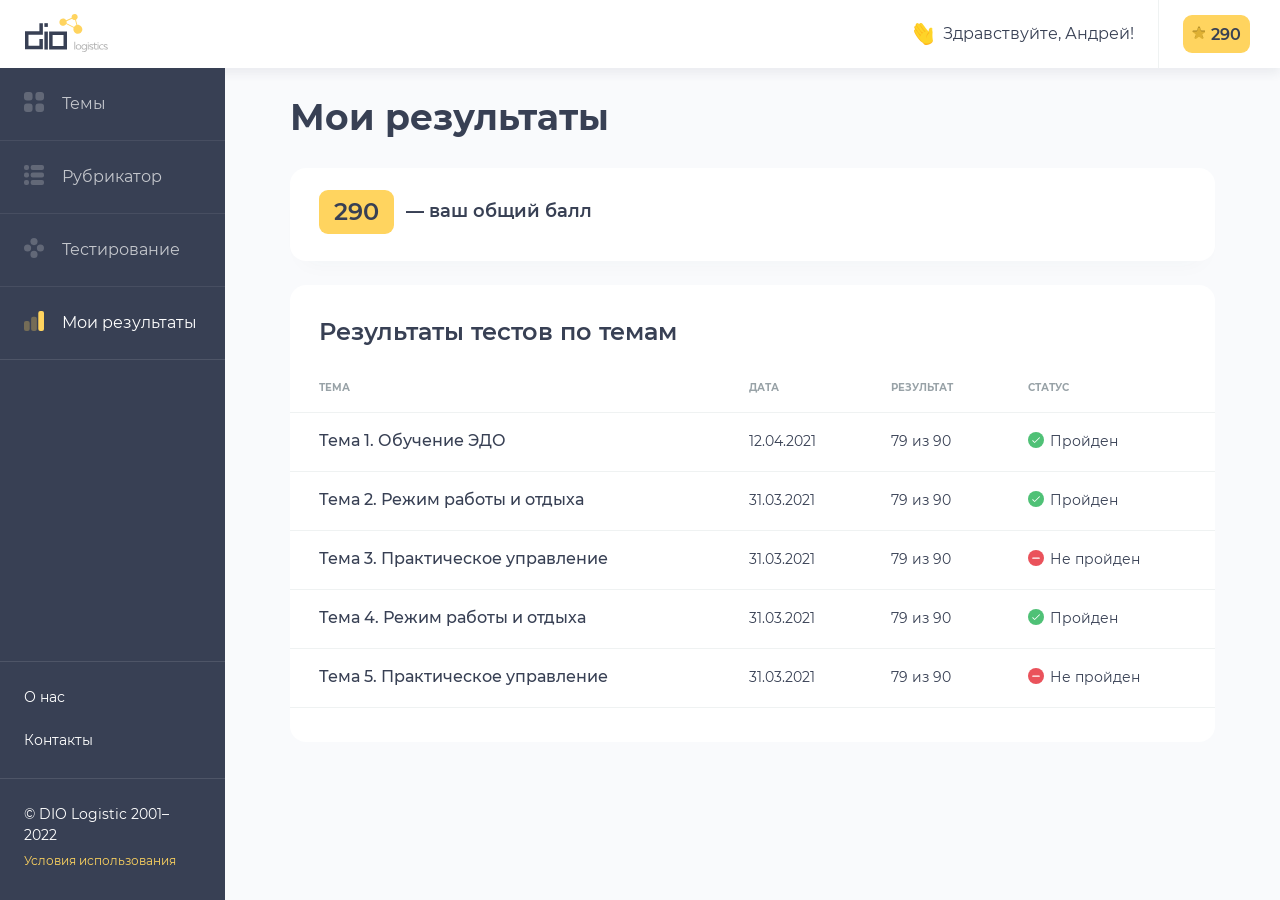
<file: results.html>
<!doctype html>
<html lang="ru">
<head>
	<meta charset="utf-8"/>
	<meta name="description" content="Обучающий портал для водителей грузовых автомобилей DIO Logistic"/>
	<meta name="viewport" content="width=device-width, initial-scale=1.0, maximum-scale=1.0, user-scalable=yes"/>

	<link rel="apple-touch-icon" sizes="180x180" href="/assets/images/icons/apple-touch-icon.png">
	<link rel="icon" type="image/png" sizes="16x16" href="/assets/images/icons/favicon_16.png">
    <link rel="icon" type="image/png" sizes="32x32" href="/assets/images/icons/favicon_32.png">
    <link rel="icon" type="image/png" sizes="150x150" href="/assets/images/icons/favicon_150.png">
    <link rel="icon" type="image/png" sizes="192x192" href="/assets/images/icons/favicon_192.png">
    <link rel="icon" type="image/png" sizes="384x384" href="/assets/images/icons/favicon_384.png">
	<link rel="manifest" href="/assets/images/icons/site.webmanifest">
	<link rel="mask-icon" href="/assets/images/icons/safari-pinned-tab.svg" color="#000000">
	<link rel="shortcut icon" href="favicon.ico">
	<meta name="msapplication-TileColor" content="#000000">
	<meta name="msapplication-config" content="/assets/images/icons/browserconfig.xml">
	<meta name="theme-color" content="#000000">

	<title>Мои результаты</title>

	<meta property="og:image" content="/assets/images/og_preview.jpg">
    <meta property="og:title" content="Обучающий портал для водителей грузовых автомобилей DIO Logistic">
    <meta property="og:locale" content="ru_RU" />
    <meta property="og:type" content="website" />
    <meta property="og:description" content="Обучающий портал для водителей грузовых автомобилей DIO Logistic" />
    <meta property="og:url" content="#" />
    <meta property="og:site_name" content="" />
    <meta property="og:image:width" content="1200" />
    <meta property="og:image:height" content="627" />
    <meta name="twitter:card" content="summary_large_image" />
    <meta name="twitter:description" content="Обучающий портал для водителей грузовых автомобилей DIO Logistic" />
    <meta name="twitter:title" content="Обучающий портал для водителей грузовых автомобилей DIO Logistic" />
    <meta name="twitter:image" content="/assets/images/og_preview.jpg" />

    <link rel="stylesheet" href="/assets/css/style.css"/>
</head>

<body>

	<header>
		<a href="/" id="logo"><img src="assets/images/logo.svg" alt="#" title="#"></a>
		<div class="holder">
			<div class="item" id="welcome"><span>Здравствуйте, Андрей!</span></div>
			<div class="item" id="points"><a href="results.html">290</a></div>
		</div>
		<div id="ico-burger"></div>
	</header>

	<div class="body">
		<aside>
			<nav>
				<ul>
					<li><a href="subjects.html"><img src="assets/images/ico_menu_item1.svg" alt="Темы"> Темы</a></li>
					<li><a href="rubricator.html"><img src="assets/images/ico_menu_item2.svg" alt="Рубрикатор">Рубрикатор</a></li>
					<li><a href="testing.html"><img src="assets/images/ico_menu_item3.svg" alt="Тестирование">Тестирование</a></li>
					<li class="act"><a href="results.html"><img src="assets/images/ico_menu_item4_act.svg" alt="Мои результаты">Мои результаты</a></li>
				</ul>
			</nav>

			<ul id="mn-footer">
				<li><a href="about.html">О нас</a></li>
				<li><a href="contacts.html">Контакты</a></li>
			</ul>
			<div id="bl-copyrights">&copy; DIO Logistic 2001&#150;2022 <a href="#">Условия использования</a></div>
			<div class="close"></div>
		</aside>

		<main id="results">
			<div class="holder">
				<h1>Мои результаты</h1>

				<div class="my-total"><span>290</span> — ваш общий балл</div>

				<section>
					<h2>Результаты тестов по темам</h2>

					<table cellpadding="0" cellspacing="0" class="results-list">
						<thead>
							<tr>
								<th>Тема</th>
								<th>Дата</th>
								<th>Результат</th>
								<th>Статус</th>
							</tr>
						</thead>
						<tbody>
							<tr>
								<td class="title">Тема 1. Обучение ЭДО</td>
								<td class="date">12.04.2021</td>
								<td class="points">79 из 90</td>
								<td class="status"><div class="passed">Пройден</div></td>
							</tr>
							<tr>
								<td class="title">Тема 2. Режим работы и отдыха</td>
								<td class="date">31.03.2021</td>
								<td class="points">79 из 90</td>
								<td class="status"><div class="passed">Пройден</div></td>
							</tr>
							<tr>
								<td class="title">Тема 3. Практическое управление</td>
								<td class="date">31.03.2021</td>
								<td class="points">79 из 90</td>
								<td class="status"><div class="not-passed">Не&nbsp;пройден</div></td>
							</tr>
							<tr>
								<td class="title">Тема 4. Режим работы и отдыха</td>
								<td class="date">31.03.2021</td>
								<td class="points">79 из 90</td>
								<td class="status"><div class="passed">Пройден</div></td>
							</tr>
							<tr>
								<td class="title">Тема 5. Практическое управление</td>
								<td class="date">31.03.2021</td>
								<td class="points">79 из 90</td>
								<td class="status"><div class="not-passed">Не&nbsp;пройден</div></td>
							</tr>
						</tbody>
					</table>
				</section>
			</div>
		</main>
	</div>

	<div id="modal-fadeout"></div>

	<script src="/assets/js/scripts.js"></script>
</body>
</html>
</file>
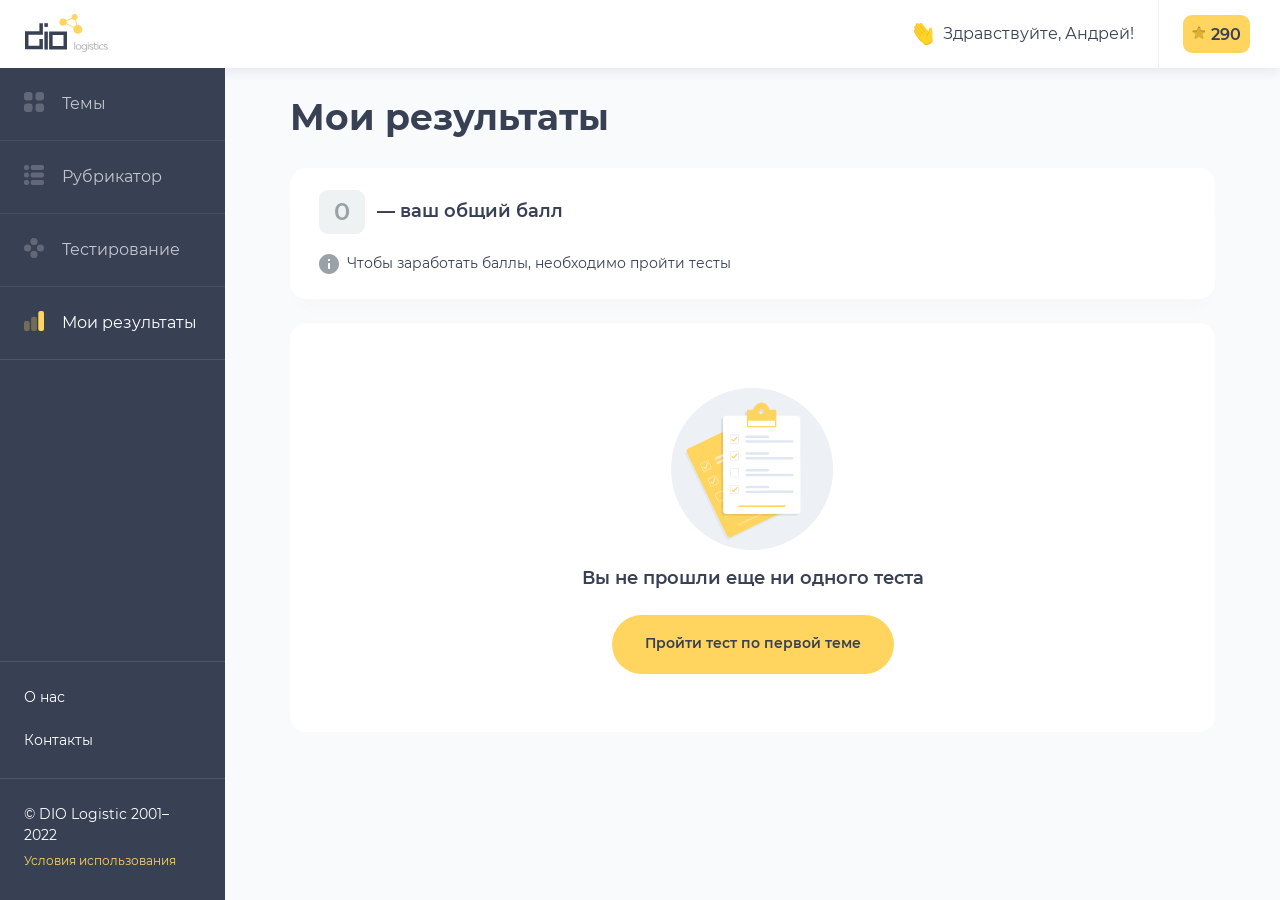
<file: results_empty.html>
<!doctype html>
<html lang="ru">
<head>
	<meta charset="utf-8"/>
	<meta name="description" content="Обучающий портал для водителей грузовых автомобилей DIO Logistic"/>
	<meta name="viewport" content="width=device-width, initial-scale=1.0, maximum-scale=1.0, user-scalable=yes"/>

	<link rel="apple-touch-icon" sizes="180x180" href="/assets/images/icons/apple-touch-icon.png">
	<link rel="icon" type="image/png" sizes="16x16" href="/assets/images/icons/favicon_16.png">
    <link rel="icon" type="image/png" sizes="32x32" href="/assets/images/icons/favicon_32.png">
    <link rel="icon" type="image/png" sizes="150x150" href="/assets/images/icons/favicon_150.png">
    <link rel="icon" type="image/png" sizes="192x192" href="/assets/images/icons/favicon_192.png">
    <link rel="icon" type="image/png" sizes="384x384" href="/assets/images/icons/favicon_384.png">
	<link rel="manifest" href="/assets/images/icons/site.webmanifest">
	<link rel="mask-icon" href="/assets/images/icons/safari-pinned-tab.svg" color="#000000">
	<link rel="shortcut icon" href="favicon.ico">
	<meta name="msapplication-TileColor" content="#000000">
	<meta name="msapplication-config" content="/assets/images/icons/browserconfig.xml">
	<meta name="theme-color" content="#000000">

	<title>Мои результаты</title>

	<meta property="og:image" content="/assets/images/og_preview.jpg">
    <meta property="og:title" content="Обучающий портал для водителей грузовых автомобилей DIO Logistic">
    <meta property="og:locale" content="ru_RU" />
    <meta property="og:type" content="website" />
    <meta property="og:description" content="Обучающий портал для водителей грузовых автомобилей DIO Logistic" />
    <meta property="og:url" content="#" />
    <meta property="og:site_name" content="" />
    <meta property="og:image:width" content="1200" />
    <meta property="og:image:height" content="627" />
    <meta name="twitter:card" content="summary_large_image" />
    <meta name="twitter:description" content="Обучающий портал для водителей грузовых автомобилей DIO Logistic" />
    <meta name="twitter:title" content="Обучающий портал для водителей грузовых автомобилей DIO Logistic" />
    <meta name="twitter:image" content="/assets/images/og_preview.jpg" />

    <link rel="stylesheet" href="/assets/css/style.css"/>
</head>

<body>

	<header>
		<a href="/" id="logo"><img src="assets/images/logo.svg" alt="#" title="#"></a>
		<div class="holder">
			<div class="item" id="welcome"><span>Здравствуйте, Андрей!</span></div>
			<div class="item" id="points"><a href="results.html">290</a></div>
		</div>
		<div id="ico-burger"></div>
	</header>

	<div class="body">
		<aside>
			<nav>
				<ul>
					<li><a href="subjects.html"><img src="assets/images/ico_menu_item1.svg" alt="Темы"> Темы</a></li>
					<li><a href="rubricator.html"><img src="assets/images/ico_menu_item2.svg" alt="Рубрикатор">Рубрикатор</a></li>
					<li><a href="testing.html"><img src="assets/images/ico_menu_item3.svg" alt="Тестирование">Тестирование</a></li>
					<li class="act"><a href="results.html"><img src="assets/images/ico_menu_item4_act.svg" alt="Мои результаты">Мои результаты</a></li>
				</ul>
			</nav>

			<ul id="mn-footer">
				<li><a href="about.html">О нас</a></li>
				<li><a href="contacts.html">Контакты</a></li>
			</ul>
			<div id="bl-copyrights">&copy; DIO Logistic 2001&#150;2022 <a href="#">Условия использования</a></div>
			<div class="close"></div>
		</aside>

		<main id="results">
			<div class="holder">
				<h1>Мои результаты</h1>

				<div class="my-total"><span class="empty">0</span> — ваш общий балл <span class="comment">Чтобы заработать баллы, необходимо пройти тесты</span></div>

				<section>
					<div class="empty">
						Вы не прошли еще ни&nbsp;одного&nbsp;теста
						<a href="testing_subject.html" class="btn">Пройти тест по первой теме</a>
					</div>
				</section>
			</div>
		</main>
	</div>

	<div id="modal-fadeout"></div>

	<script src="/assets/js/scripts.js"></script>
</body>
</html>
</file>
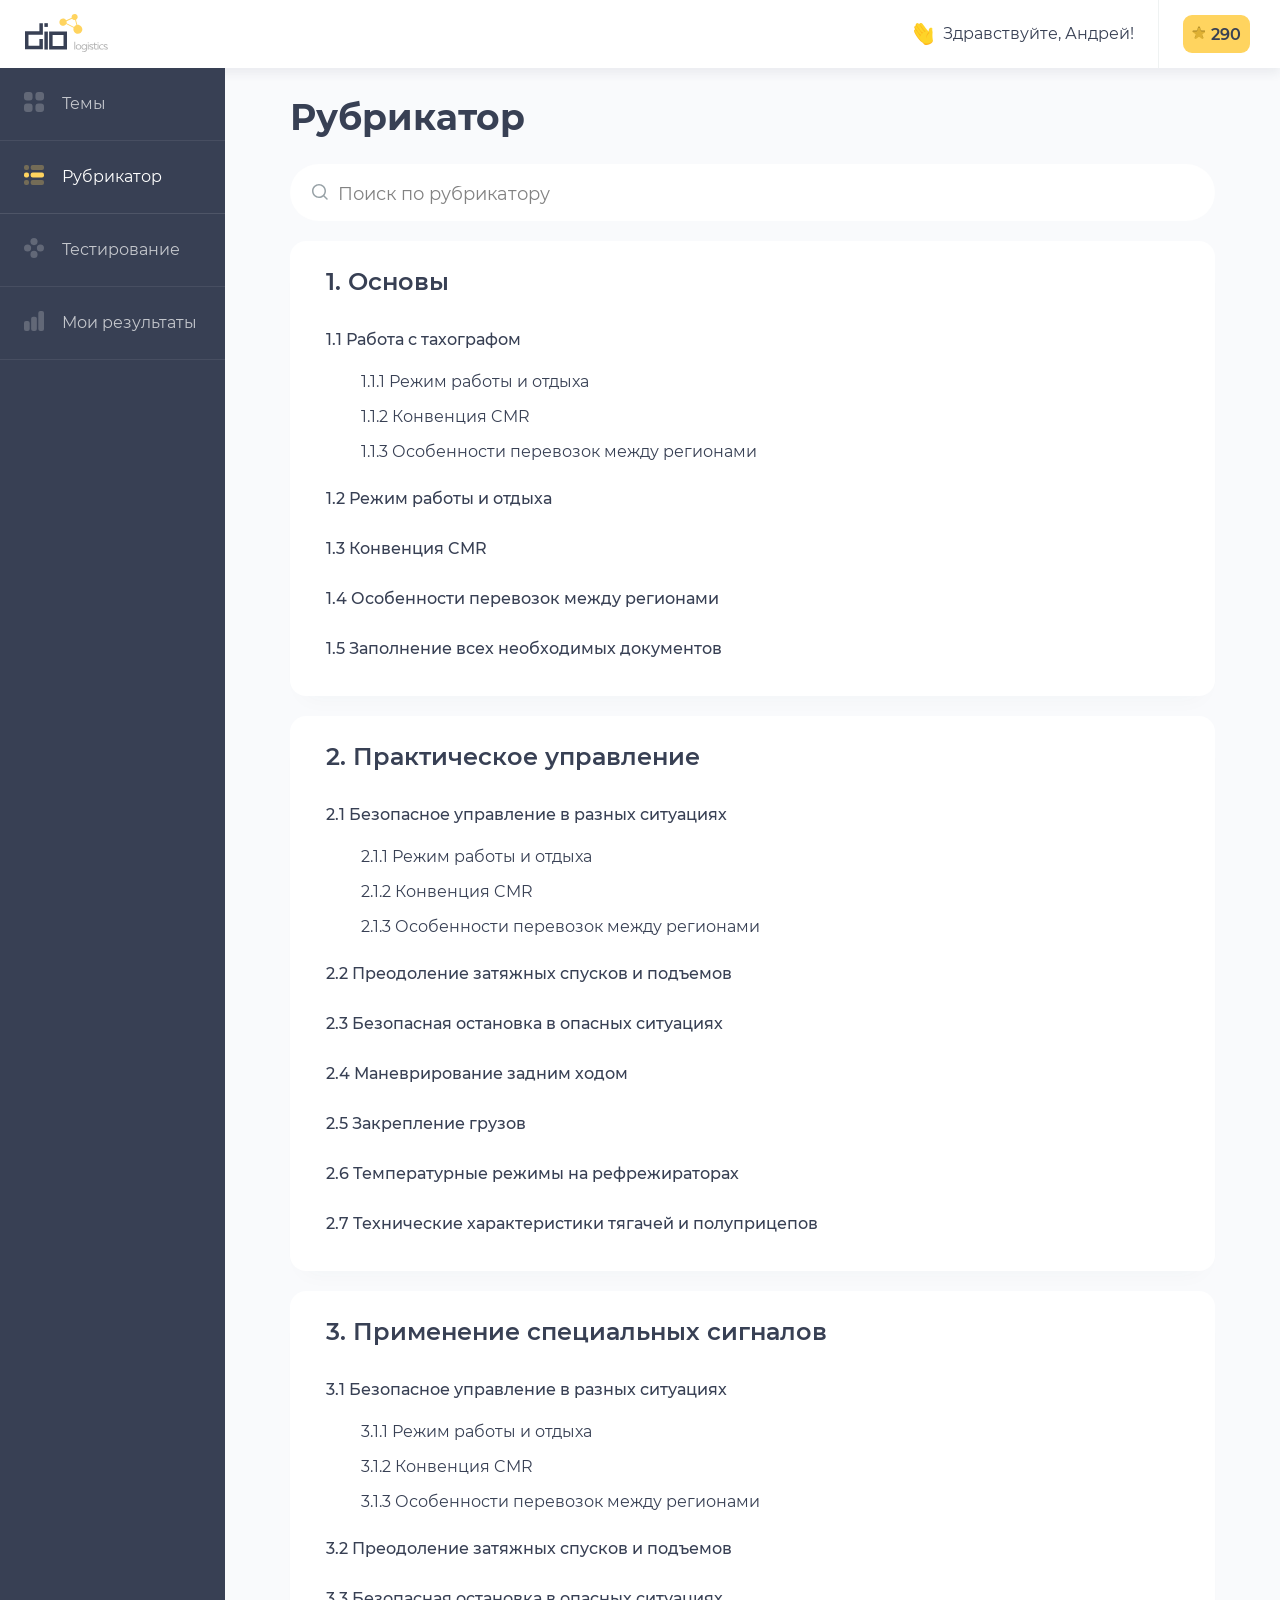
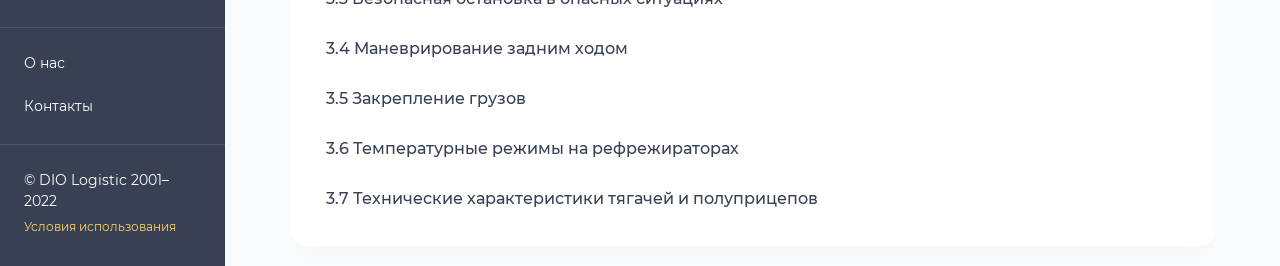
<file: rubricator.html>
<!doctype html>
<html lang="ru">
<head>
	<meta charset="utf-8"/>
	<meta name="description" content="Обучающий портал для водителей грузовых автомобилей DIO Logistic"/>
	<meta name="viewport" content="width=device-width, initial-scale=1.0, maximum-scale=1.0, user-scalable=yes"/>

	<link rel="apple-touch-icon" sizes="180x180" href="/assets/images/icons/apple-touch-icon.png">
	<link rel="icon" type="image/png" sizes="16x16" href="/assets/images/icons/favicon_16.png">
    <link rel="icon" type="image/png" sizes="32x32" href="/assets/images/icons/favicon_32.png">
    <link rel="icon" type="image/png" sizes="150x150" href="/assets/images/icons/favicon_150.png">
    <link rel="icon" type="image/png" sizes="192x192" href="/assets/images/icons/favicon_192.png">
    <link rel="icon" type="image/png" sizes="384x384" href="/assets/images/icons/favicon_384.png">
	<link rel="manifest" href="/assets/images/icons/site.webmanifest">
	<link rel="mask-icon" href="/assets/images/icons/safari-pinned-tab.svg" color="#000000">
	<link rel="shortcut icon" href="favicon.ico">
	<meta name="msapplication-TileColor" content="#000000">
	<meta name="msapplication-config" content="/assets/images/icons/browserconfig.xml">
	<meta name="theme-color" content="#000000">

	<title>Рубрикатор</title>

	<meta property="og:image" content="/assets/images/og_preview.jpg">
    <meta property="og:title" content="Обучающий портал для водителей грузовых автомобилей DIO Logistic">
    <meta property="og:locale" content="ru_RU" />
    <meta property="og:type" content="website" />
    <meta property="og:description" content="Обучающий портал для водителей грузовых автомобилей DIO Logistic" />
    <meta property="og:url" content="#" />
    <meta property="og:site_name" content="" />
    <meta property="og:image:width" content="1200" />
    <meta property="og:image:height" content="627" />
    <meta name="twitter:card" content="summary_large_image" />
    <meta name="twitter:description" content="Обучающий портал для водителей грузовых автомобилей DIO Logistic" />
    <meta name="twitter:title" content="Обучающий портал для водителей грузовых автомобилей DIO Logistic" />
    <meta name="twitter:image" content="/assets/images/og_preview.jpg" />

    <link rel="stylesheet" href="/assets/css/style.css"/>
</head>

<body>

	<header>
		<a href="/" id="logo"><img src="assets/images/logo.svg" alt="#" title="#"></a>
		<div class="holder">
			<div class="item" id="welcome"><span>Здравствуйте, Андрей!</span></div>
			<div class="item" id="points"><a href="results.html">290</a></div>
		</div>
		<div id="ico-burger"></div>
	</header>

	<div class="body">
		<aside>
			<nav>
				<ul>
					<li><a href="subjects.html"><img src="assets/images/ico_menu_item1.svg" alt="Темы"> Темы</a></li>
					<li class="act"><a href="rubricator.html"><img src="assets/images/ico_menu_item2_act.svg" alt="Рубрикатор">Рубрикатор</a></li>
					<li><a href="testing.html"><img src="assets/images/ico_menu_item3.svg" alt="Тестирование">Тестирование</a></li>
					<li><a href="results.html"><img src="assets/images/ico_menu_item4.svg" alt="Мои результаты">Мои результаты</a></li>
				</ul>
			</nav>

			<ul id="mn-footer">
				<li><a href="about.html">О нас</a></li>
				<li><a href="contacts.html">Контакты</a></li>
			</ul>
			<div id="bl-copyrights">&copy; DIO Logistic 2001&#150;2022 <a href="#">Условия использования</a></div>
			<div class="close"></div>
		</aside>

		<main id="rubricator">
			<div class="holder">
				<h1>Рубрикатор</h1>

				<div class="search">
					<input type="text" name="keyword" maxlength="255" value="" placeholder="Поиск по рубрикатору" autocomplete="off">

					<div class="variants">
						<div class="h3">Уроки</div>
						<div class="item">1.2 Режим работы и отдыха</div>
						<div class="item">9.5 Реакция на непредвиденные ситуации</div>
						<div class="item">9.5 Реанимация пострадавших</div>
						<hr>
						<div class="h3">Темы</div>
						<div class="item">19. Регулярные рейсы</div>
						<div class="item">7. Реставрация покраски</div>
					</div>

					<div class="cover"></div>
				</div>

				<section>
					<ol>
						<li>
							<a href="lesson.html">1. Основы</a>
							<ol>
								<li>
									<a href="lesson.html">1.1 Работа с тахографом</a>
									<ol>
										<li><a href="lesson.html">1.1.1 Режим работы и отдыха</a></li>
										<li><a href="lesson.html">1.1.2 Конвенция CMR</a></li>
										<li><a href="lesson.html">1.1.3 Особенности перевозок между регионами</a></li>
									</ol>
								</li>
								<li><a href="lesson.html">1.2 Режим работы и отдыха</a></li>
								<li><a href="lesson.html">1.3 Конвенция CMR</a></li>
								<li><a href="lesson.html">1.4 Особенности перевозок между регионами</a></li>
								<li><a href="lesson.html">1.5 Заполнение всех необходимых документов</a></li>
							</ol>
						</li>

						<li>
							<a href="lesson.html">2. Практическое управление</a>
							<ol>
								<li>
									<a href="lesson.html">2.1 Безопасное управление в разных ситуациях</a>
									<ol>
										<li><a href="lesson.html">2.1.1 Режим работы и отдыха</a></li>
										<li><a href="lesson.html">2.1.2 Конвенция CMR</a></li>
										<li><a href="lesson.html">2.1.3 Особенности перевозок между регионами</a></li>
									</ol>
								</li>
								<li><a href="lesson.html">2.2 Преодоление затяжных спусков и подъемов</a></li>
								<li><a href="lesson.html">2.3 Безопасная остановка в опасных ситуациях</a></li>
								<li><a href="lesson.html">2.4 Маневрирование задним ходом</a></li>
								<li><a href="lesson.html">2.5 Закрепление грузов</a></li>
								<li><a href="lesson.html">2.6 Температурные режимы на рефрежираторах</a></li>
								<li><a href="lesson.html">2.7 Технические характеристики тягачей и полуприцепов</a></li>
							</ol>
						</li>

						<li>
							<a href="lesson.html">3. Применение специальных сигналов</a>
							<ol>
								<li>
									<a href="lesson.html">3.1 Безопасное управление в разных ситуациях</a>
									<ol>
										<li><a href="lesson.html">3.1.1 Режим работы и отдыха</a></li>
										<li><a href="lesson.html">3.1.2 Конвенция CMR</a></li>
										<li><a href="lesson.html">3.1.3 Особенности перевозок между регионами</a></li>
									</ol>
								</li>
								<li><a href="lesson.html">3.2 Преодоление затяжных спусков и подъемов</a></li>
								<li><a href="lesson.html">3.3 Безопасная остановка в опасных ситуациях</a></li>
								<li><a href="lesson.html">3.4 Маневрирование задним ходом</a></li>
								<li><a href="lesson.html">3.5 Закрепление грузов</a></li>
								<li><a href="lesson.html">3.6 Температурные режимы на рефрежираторах</a></li>
								<li><a href="lesson.html">3.7 Технические характеристики тягачей и полуприцепов</a></li>
							</ol>
						</li>
					</ol>
				</section>
			</div>
		</main>
	</div>

	<div id="modal-fadeout"></div>

	<script src="/assets/js/scripts.js"></script>
</body>
</html>
</file>
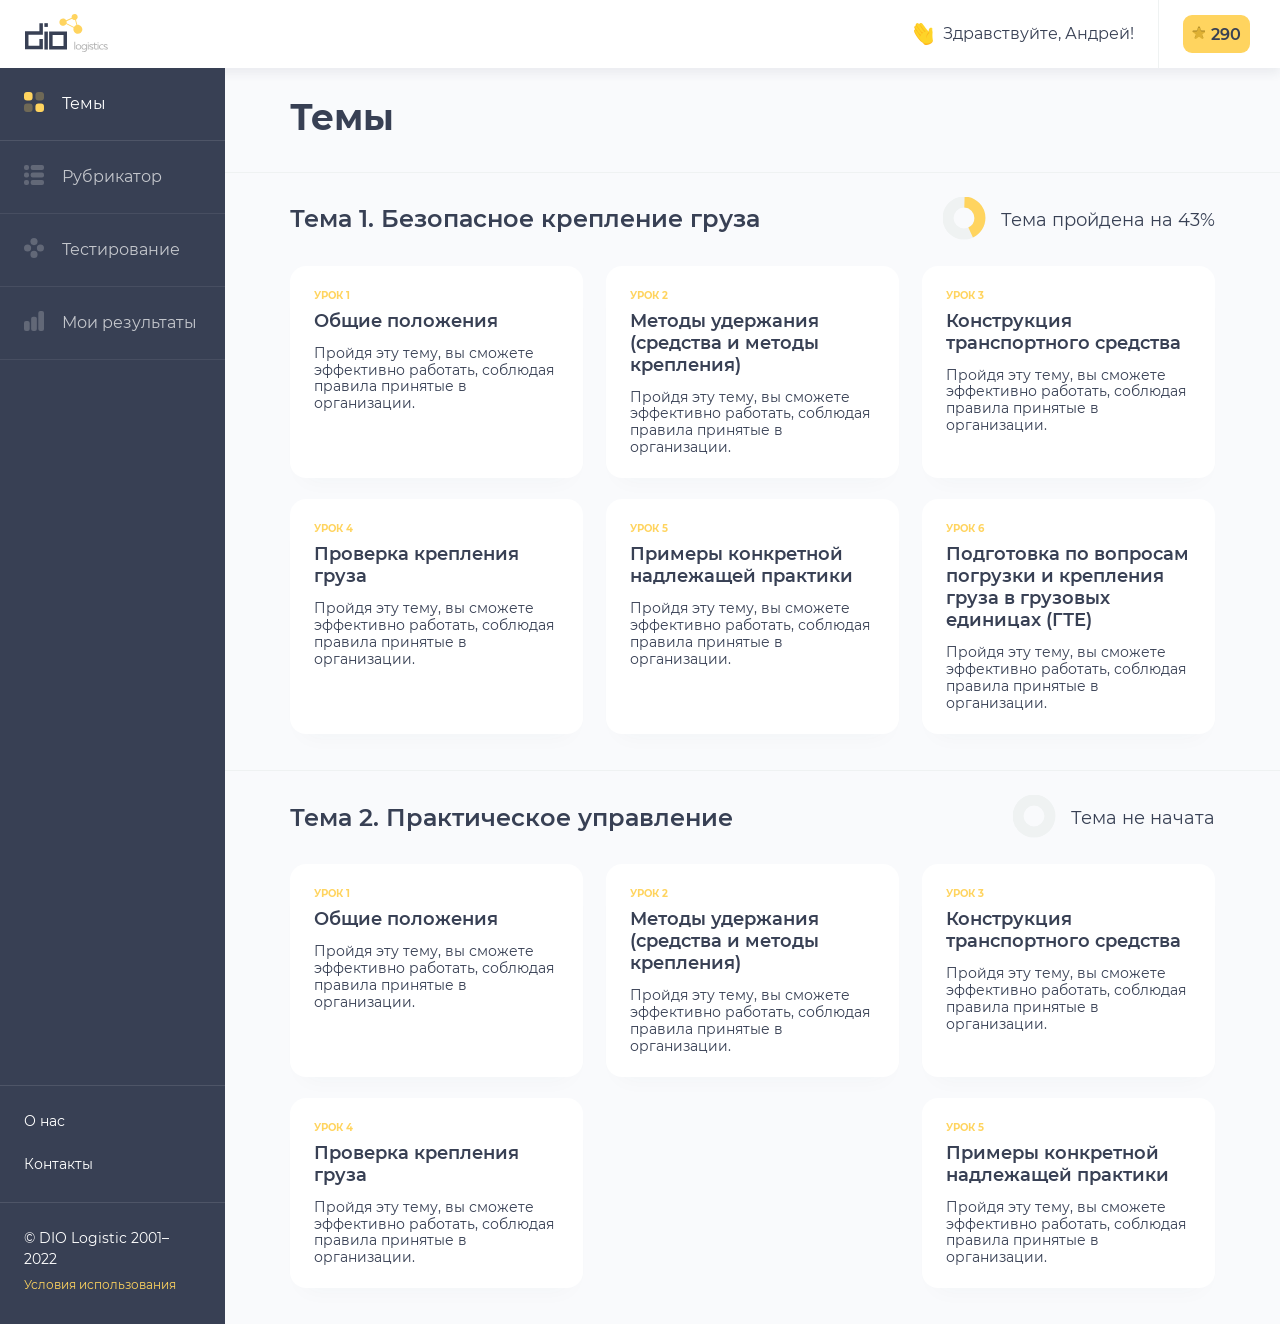
<file: subjects.html>
<!doctype html>
<html lang="ru">
<head>
	<meta charset="utf-8"/>
	<meta name="description" content="Обучающий портал для водителей грузовых автомобилей DIO Logistic"/>
	<meta name="viewport" content="width=device-width, initial-scale=1.0, maximum-scale=1.0, user-scalable=yes"/>

	<link rel="apple-touch-icon" sizes="180x180" href="/assets/images/icons/apple-touch-icon.png">
	<link rel="icon" type="image/png" sizes="16x16" href="/assets/images/icons/favicon_16.png">
    <link rel="icon" type="image/png" sizes="32x32" href="/assets/images/icons/favicon_32.png">
    <link rel="icon" type="image/png" sizes="150x150" href="/assets/images/icons/favicon_150.png">
    <link rel="icon" type="image/png" sizes="192x192" href="/assets/images/icons/favicon_192.png">
    <link rel="icon" type="image/png" sizes="384x384" href="/assets/images/icons/favicon_384.png">
	<link rel="manifest" href="/assets/images/icons/site.webmanifest">
	<link rel="mask-icon" href="/assets/images/icons/safari-pinned-tab.svg" color="#000000">
	<link rel="shortcut icon" href="favicon.ico">
	<meta name="msapplication-TileColor" content="#000000">
	<meta name="msapplication-config" content="/assets/images/icons/browserconfig.xml">
	<meta name="theme-color" content="#000000">

	<title>Темы</title>

	<meta property="og:image" content="/assets/images/og_preview.jpg">
    <meta property="og:title" content="Обучающий портал для водителей грузовых автомобилей DIO Logistic">
    <meta property="og:locale" content="ru_RU" />
    <meta property="og:type" content="website" />
    <meta property="og:description" content="Обучающий портал для водителей грузовых автомобилей DIO Logistic" />
    <meta property="og:url" content="#" />
    <meta property="og:site_name" content="" />
    <meta property="og:image:width" content="1200" />
    <meta property="og:image:height" content="627" />
    <meta name="twitter:card" content="summary_large_image" />
    <meta name="twitter:description" content="Обучающий портал для водителей грузовых автомобилей DIO Logistic" />
    <meta name="twitter:title" content="Обучающий портал для водителей грузовых автомобилей DIO Logistic" />
    <meta name="twitter:image" content="/assets/images/og_preview.jpg" />

    <link rel="stylesheet" href="/assets/css/style.css"/>
</head>

<body>

	<header>
		<a href="/" id="logo"><img src="assets/images/logo.svg" alt="#" title="#"></a>
		<div class="holder">
			<div class="item" id="welcome"><span>Здравствуйте, Андрей!</span></div>
			<div class="item" id="points"><a href="results.html">290</a></div>
		</div>
		<div id="ico-burger"></div>
	</header>

	<div class="body">
		<aside>
			<nav>
				<ul>
					<li class="act"><a href="subjects.html"><img src="assets/images/ico_menu_item1_act.svg" alt="Темы"> Темы</a></li>
					<li><a href="rubricator.html"><img src="assets/images/ico_menu_item2.svg" alt="Рубрикатор">Рубрикатор</a></li>
					<li><a href="testing.html"><img src="assets/images/ico_menu_item3.svg" alt="Тестирование">Тестирование</a></li>
					<li><a href="results.html"><img src="assets/images/ico_menu_item4.svg" alt="Мои результаты">Мои результаты</a></li>
				</ul>
			</nav>

			<ul id="mn-footer">
				<li><a href="about.html">О нас</a></li>
				<li><a href="contacts.html">Контакты</a></li>
			</ul>
			<div id="bl-copyrights">&copy; DIO Logistic 2001&#150;2022 <a href="#">Условия использования</a></div>
			<div class="close"></div>
		</aside>

		<main id="subjects-list">
			<div class="holder">
				<h1>Темы</h1>

				<section>
					<div class="heading">
						<h2>Тема 1. Безопасное крепление груза</h2>
						<div class="progress">
							<svg width="100%" height="100%" viewBox="0 0 43 43" class="donut">
							  	<circle class="donut-hole" cx="21" cy="21" r="15.91549430918954"></circle>
								<circle class="donut-ring" cx="21" cy="21" r="15.91549430918954"></circle>
								<circle class="donut-segment" cx="21" cy="21" r="15.91549430918954" stroke-dasharray="43 57" stroke-dashoffset="25"></circle>
							</svg>
							Тема пройдена на 43%
						</div>
					</div>

					<ul>
						<li>
							<div class="label">Урок 1</div>
							<h3><a href="lesson.html">Общие положения</a></h3>
							<p>Пройдя эту тему, вы сможете эффективно работать, соблюдая правила принятые в организации.</p>
						</li>
						<li>
							<div class="label">Урок 2</div>
							<h3><a href="lesson.html">Методы удержания (средства и методы крепления)</a></h3>
							<p>Пройдя эту тему, вы сможете эффективно работать, соблюдая правила принятые в организации.</p>
						</li>
						<li>
							<div class="label">Урок 3</div>
							<h3><a href="lesson.html">Конструкция транспортного средства</a></h3>
							<p>Пройдя эту тему, вы сможете эффективно работать, соблюдая правила принятые в организации.</p>
						</li>
						<li>
							<div class="label">Урок 4</div>
							<h3><a href="lesson.html">Проверка крепления груза</a></h3>
							<p>Пройдя эту тему, вы сможете эффективно работать, соблюдая правила принятые в организации.</p>
						</li>
						<li>
							<div class="label">Урок 5</div>
							<h3><a href="lesson.html">Примеры конкретной надлежащей практики</a></h3>
							<p>Пройдя эту тему, вы сможете эффективно работать, соблюдая правила принятые в организации.</p>
						</li>
						<li>
							<div class="label">Урок 6</div>
							<h3><a href="lesson.html">Подготовка по вопросам погрузки и крепления груза в грузовых единицах (ГТЕ)</a></h3>
							<p>Пройдя эту тему, вы сможете эффективно работать, соблюдая правила принятые в организации.</p>
						</li>
					</ul>
				</section>

				<section>
					<div class="heading">
						<h2>Тема 2. Практическое управление</h2>
						<div class="progress">
							<svg width="100%" height="100%" viewBox="0 0 43 43" class="donut">
							  	<circle class="donut-hole" cx="21" cy="21" r="15.91549430918954"></circle>
								<circle class="donut-ring" cx="21" cy="21" r="15.91549430918954"></circle>
								<circle class="donut-segment" cx="21" cy="21" r="15.91549430918954" stroke-dasharray="0 100" stroke-dashoffset="25"></circle>
							</svg>
							Тема не начата
						</div>
					</div>

					<ul>
						<li>
							<div class="label">Урок 1</div>
							<h3><a href="lesson.html">Общие положения</a></h3>
							<p>Пройдя эту тему, вы сможете эффективно работать, соблюдая правила принятые в организации.</p>
						</li>
						<li>
							<div class="label">Урок 2</div>
							<h3><a href="lesson.html">Методы удержания (средства и методы крепления)</a></h3>
							<p>Пройдя эту тему, вы сможете эффективно работать, соблюдая правила принятые в организации.</p>
						</li>
						<li>
							<div class="label">Урок 3</div>
							<h3><a href="lesson.html">Конструкция транспортного средства</a></h3>
							<p>Пройдя эту тему, вы сможете эффективно работать, соблюдая правила принятые в организации.</p>
						</li>
						<li>
							<div class="label">Урок 4</div>
							<h3><a href="lesson.html">Проверка крепления груза</a></h3>
							<p>Пройдя эту тему, вы сможете эффективно работать, соблюдая правила принятые в организации.</p>
						</li>
						<li>
							<div class="label">Урок 5</div>
							<h3><a href="lesson.html">Примеры конкретной надлежащей практики</a></h3>
							<p>Пройдя эту тему, вы сможете эффективно работать, соблюдая правила принятые в организации.</p>
						</li>
					</ul>
				</section>
			</div>
		</main>
	</div>

	<div id="modal-fadeout"></div>

	<script src="/assets/js/scripts.js"></script>
</body>
</html>
</file>
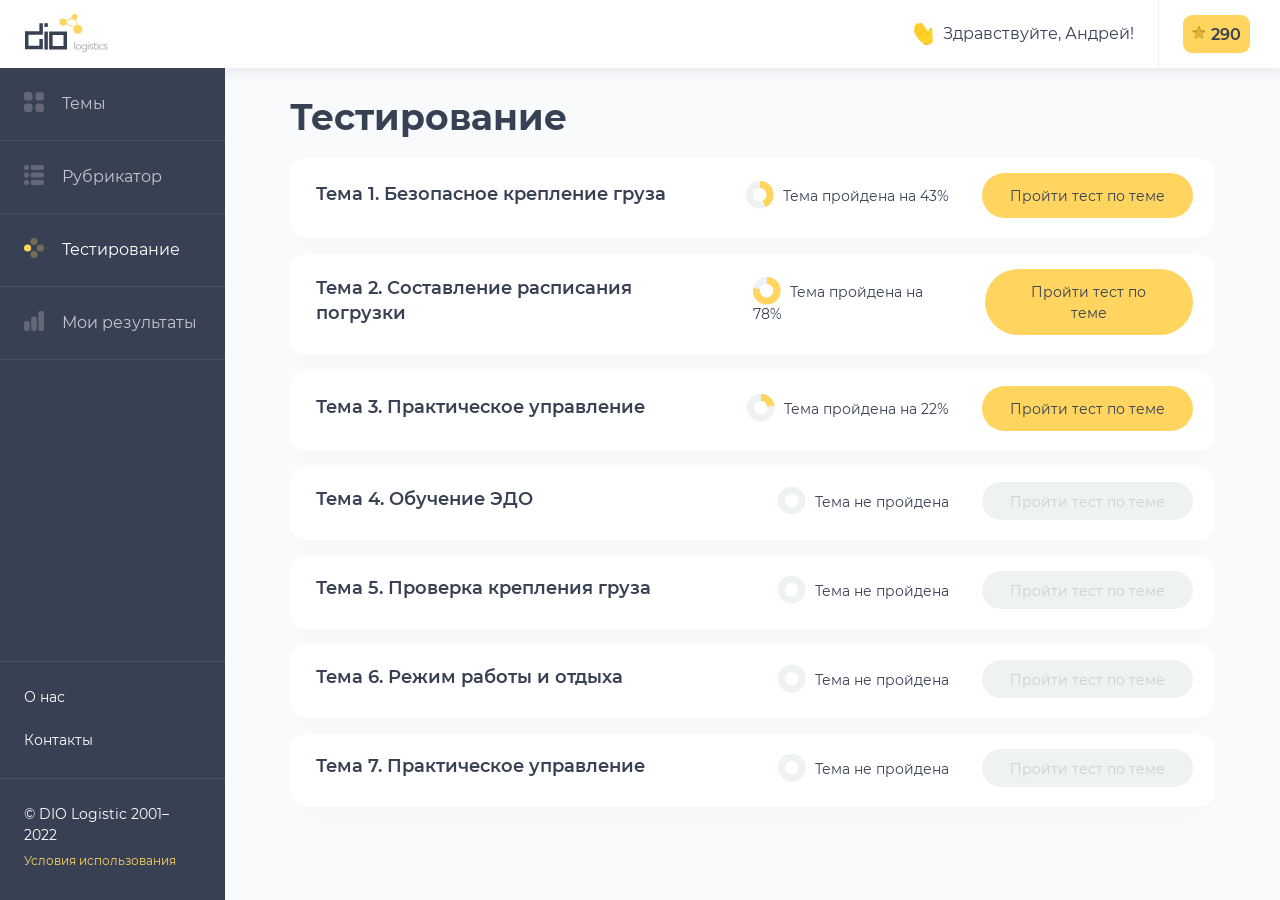
<file: testing.html>
<!doctype html>
<html lang="ru">
<head>
	<meta charset="utf-8"/>
	<meta name="description" content="Обучающий портал для водителей грузовых автомобилей DIO Logistic"/>
	<meta name="viewport" content="width=device-width, initial-scale=1.0, maximum-scale=1.0, user-scalable=yes"/>

	<link rel="apple-touch-icon" sizes="180x180" href="/assets/images/icons/apple-touch-icon.png">
	<link rel="icon" type="image/png" sizes="16x16" href="/assets/images/icons/favicon_16.png">
    <link rel="icon" type="image/png" sizes="32x32" href="/assets/images/icons/favicon_32.png">
    <link rel="icon" type="image/png" sizes="150x150" href="/assets/images/icons/favicon_150.png">
    <link rel="icon" type="image/png" sizes="192x192" href="/assets/images/icons/favicon_192.png">
    <link rel="icon" type="image/png" sizes="384x384" href="/assets/images/icons/favicon_384.png">
	<link rel="manifest" href="/assets/images/icons/site.webmanifest">
	<link rel="mask-icon" href="/assets/images/icons/safari-pinned-tab.svg" color="#000000">
	<link rel="shortcut icon" href="favicon.ico">
	<meta name="msapplication-TileColor" content="#000000">
	<meta name="msapplication-config" content="/assets/images/icons/browserconfig.xml">
	<meta name="theme-color" content="#000000">

	<title>Тестирование</title>

	<meta property="og:image" content="/assets/images/og_preview.jpg">
    <meta property="og:title" content="Обучающий портал для водителей грузовых автомобилей DIO Logistic">
    <meta property="og:locale" content="ru_RU" />
    <meta property="og:type" content="website" />
    <meta property="og:description" content="Обучающий портал для водителей грузовых автомобилей DIO Logistic" />
    <meta property="og:url" content="#" />
    <meta property="og:site_name" content="" />
    <meta property="og:image:width" content="1200" />
    <meta property="og:image:height" content="627" />
    <meta name="twitter:card" content="summary_large_image" />
    <meta name="twitter:description" content="Обучающий портал для водителей грузовых автомобилей DIO Logistic" />
    <meta name="twitter:title" content="Обучающий портал для водителей грузовых автомобилей DIO Logistic" />
    <meta name="twitter:image" content="/assets/images/og_preview.jpg" />

    <link rel="stylesheet" href="/assets/css/style.css"/>
</head>

<body>

	<header>
		<a href="/" id="logo"><img src="assets/images/logo.svg" alt="#" title="#"></a>
		<div class="holder">
			<div class="item" id="welcome"><span>Здравствуйте, Андрей!</span></div>
			<div class="item" id="points"><a href="results.html">290</a></div>
		</div>
		<div id="ico-burger"></div>
	</header>

	<div class="body">
		<aside>
			<nav>
				<ul>
					<li><a href="subjects.html"><img src="assets/images/ico_menu_item1.svg" alt="Темы"> Темы</a></li>
					<li><a href="rubricator.html"><img src="assets/images/ico_menu_item2.svg" alt="Рубрикатор">Рубрикатор</a></li>
					<li class="act"><a href="testing.html"><img src="assets/images/ico_menu_item3_act.svg" alt="Тестирование">Тестирование</a></li>
					<li><a href="results.html"><img src="assets/images/ico_menu_item4.svg" alt="Мои результаты">Мои результаты</a></li>
				</ul>
			</nav>

			<ul id="mn-footer">
				<li><a href="about.html">О нас</a></li>
				<li><a href="contacts.html">Контакты</a></li>
			</ul>
			<div id="bl-copyrights">&copy; DIO Logistic 2001&#150;2022 <a href="#">Условия использования</a></div>
			<div class="close"></div>
		</aside>

		<main id="testing">
			<div class="holder">
				<section>
					<h1>Тестирование</h1>

					<ul>
						<li>
							<a href="testing_subject.html" class="title">Тема 1. Безопасное крепление груза</a>
							<div class="progress">
								<svg width="100%" height="100%" viewBox="0 0 43 43" class="donut">
								  	<circle class="donut-hole" cx="21" cy="21" r="15.91549430918954"></circle>
									<circle class="donut-ring" cx="21" cy="21" r="15.91549430918954"></circle>
									<circle class="donut-segment" cx="21" cy="21" r="15.91549430918954" stroke-dasharray="43 57" stroke-dashoffset="25"></circle>
								</svg>
								Тема пройдена на 43%
							</div>
							<a href="testing_subject.html" class="btn">Пройти тест по теме</a>
						</li>

						<li>
							<a href="testing_subject.html" class="title">Тема 2. Составление расписания погрузки</a>
							<div class="progress">
								<svg width="100%" height="100%" viewBox="0 0 43 43" class="donut">
								  	<circle class="donut-hole" cx="21" cy="21" r="15.91549430918954"></circle>
									<circle class="donut-ring" cx="21" cy="21" r="15.91549430918954"></circle>
									<circle class="donut-segment" cx="21" cy="21" r="15.91549430918954" stroke-dasharray="78 22" stroke-dashoffset="25"></circle>
								</svg>
								Тема пройдена на 78%
							</div>
							<a href="testing_subject.html" class="btn">Пройти тест по теме</a>
						</li>

						<li>
							<a href="testing_subject.html" class="title">Тема 3. Практическое управление</a>
							<div class="progress">
								<svg width="100%" height="100%" viewBox="0 0 43 43" class="donut">
								  	<circle class="donut-hole" cx="21" cy="21" r="15.91549430918954"></circle>
									<circle class="donut-ring" cx="21" cy="21" r="15.91549430918954"></circle>
									<circle class="donut-segment" cx="21" cy="21" r="15.91549430918954" stroke-dasharray="22 78" stroke-dashoffset="25"></circle>
								</svg>
								Тема пройдена на 22%
							</div>
							<a href="testing_subject.html" class="btn">Пройти тест по теме</a>
						</li>

						<li>
							<div class="title">Тема 4. Обучение ЭДО</div>
							<div class="progress">
								<svg width="100%" height="100%" viewBox="0 0 43 43" class="donut">
								  	<circle class="donut-hole" cx="21" cy="21" r="15.91549430918954"></circle>
									<circle class="donut-ring" cx="21" cy="21" r="15.91549430918954"></circle>
									<circle class="donut-segment" cx="21" cy="21" r="15.91549430918954" stroke-dasharray="0 100" stroke-dashoffset="25"></circle>
								</svg>
								Тема не пройдена
							</div>
							<button class="btn" disabled>Пройти тест по теме</button>
						</li>

						<li>
							<div class="title">Тема 5. Проверка крепления груза</div>
							<div class="progress">
								<svg width="100%" height="100%" viewBox="0 0 43 43" class="donut">
								  	<circle class="donut-hole" cx="21" cy="21" r="15.91549430918954"></circle>
									<circle class="donut-ring" cx="21" cy="21" r="15.91549430918954"></circle>
									<circle class="donut-segment" cx="21" cy="21" r="15.91549430918954" stroke-dasharray="0 100" stroke-dashoffset="25"></circle>
								</svg>
								Тема не пройдена
							</div>
							<button class="btn" disabled>Пройти тест по теме</button>
						</li>

						<li>
							<div class="title">Тема 6. Режим работы и отдыха</div>
							<div class="progress">
								<svg width="100%" height="100%" viewBox="0 0 43 43" class="donut">
								  	<circle class="donut-hole" cx="21" cy="21" r="15.91549430918954"></circle>
									<circle class="donut-ring" cx="21" cy="21" r="15.91549430918954"></circle>
									<circle class="donut-segment" cx="21" cy="21" r="15.91549430918954" stroke-dasharray="0 100" stroke-dashoffset="25"></circle>
								</svg>
								Тема не пройдена
							</div>
							<button class="btn" disabled>Пройти тест по теме</button>
						</li>

						<li>
							<div class="title">Тема 7. Практическое управление</div>
							<div class="progress">
								<svg width="100%" height="100%" viewBox="0 0 43 43" class="donut">
								  	<circle class="donut-hole" cx="21" cy="21" r="15.91549430918954"></circle>
									<circle class="donut-ring" cx="21" cy="21" r="15.91549430918954"></circle>
									<circle class="donut-segment" cx="21" cy="21" r="15.91549430918954" stroke-dasharray="0 100" stroke-dashoffset="25"></circle>
								</svg>
								Тема не пройдена
							</div>
							<button class="btn" disabled>Пройти тест по теме</button>
						</li>
					</ul>
				</section>
			</div>
		</main>
	</div>

	<div id="modal-fadeout"></div>

	<script src="/assets/js/scripts.js"></script>
</body>
</html>
</file>
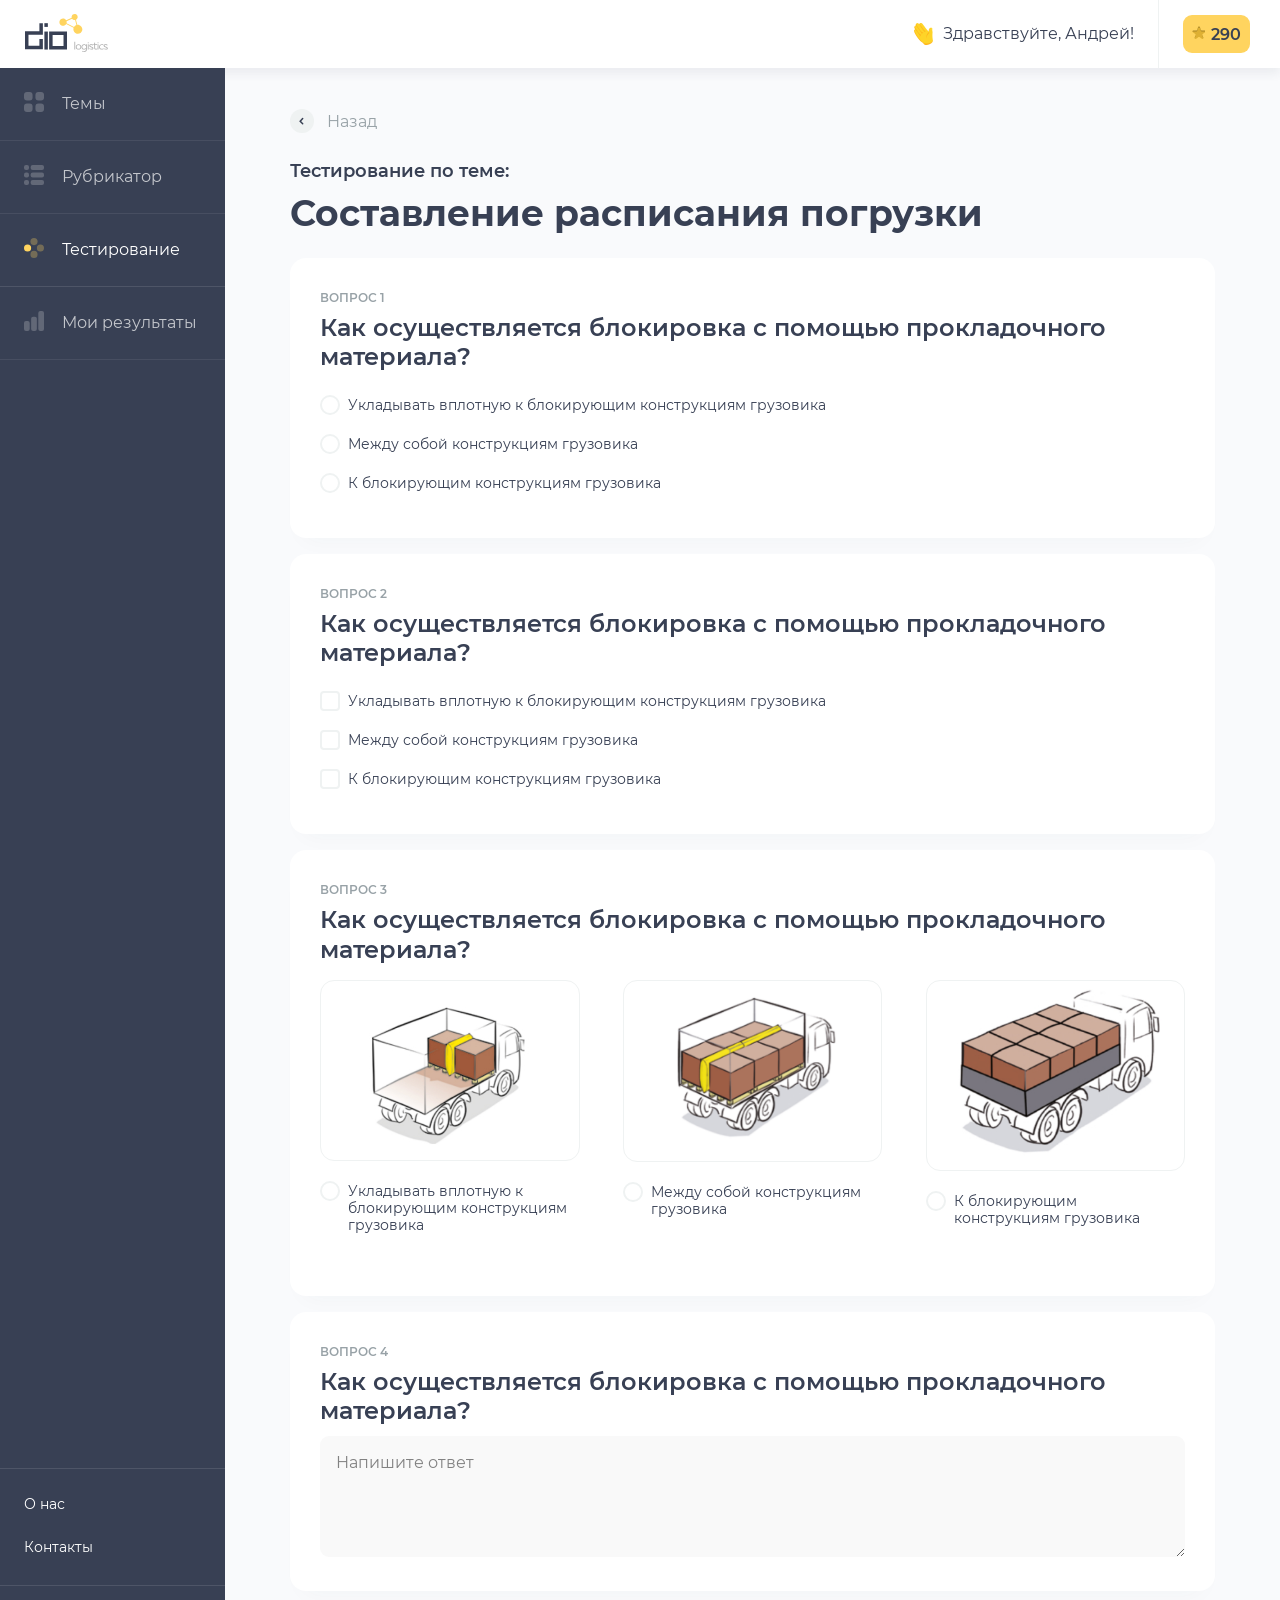
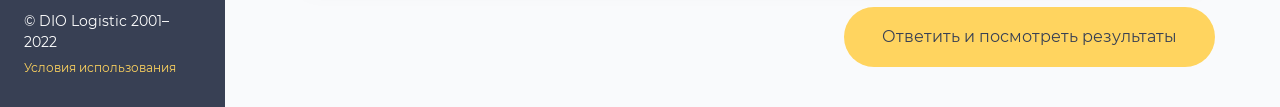
<file: testing_subject.html>
<!doctype html>
<html lang="ru">
<head>
	<meta charset="utf-8"/>
	<meta name="description" content="Обучающий портал для водителей грузовых автомобилей DIO Logistic"/>
	<meta name="viewport" content="width=device-width, initial-scale=1.0, maximum-scale=1.0, user-scalable=yes"/>

	<link rel="apple-touch-icon" sizes="180x180" href="/assets/images/icons/apple-touch-icon.png">
	<link rel="icon" type="image/png" sizes="16x16" href="/assets/images/icons/favicon_16.png">
    <link rel="icon" type="image/png" sizes="32x32" href="/assets/images/icons/favicon_32.png">
    <link rel="icon" type="image/png" sizes="150x150" href="/assets/images/icons/favicon_150.png">
    <link rel="icon" type="image/png" sizes="192x192" href="/assets/images/icons/favicon_192.png">
    <link rel="icon" type="image/png" sizes="384x384" href="/assets/images/icons/favicon_384.png">
	<link rel="manifest" href="/assets/images/icons/site.webmanifest">
	<link rel="mask-icon" href="/assets/images/icons/safari-pinned-tab.svg" color="#000000">
	<link rel="shortcut icon" href="favicon.ico">
	<meta name="msapplication-TileColor" content="#000000">
	<meta name="msapplication-config" content="/assets/images/icons/browserconfig.xml">
	<meta name="theme-color" content="#000000">

	<title>Тестирование по теме: Составление расписания погрузки</title>

	<meta property="og:image" content="/assets/images/og_preview.jpg">
    <meta property="og:title" content="Обучающий портал для водителей грузовых автомобилей DIO Logistic">
    <meta property="og:locale" content="ru_RU" />
    <meta property="og:type" content="website" />
    <meta property="og:description" content="Обучающий портал для водителей грузовых автомобилей DIO Logistic" />
    <meta property="og:url" content="#" />
    <meta property="og:site_name" content="" />
    <meta property="og:image:width" content="1200" />
    <meta property="og:image:height" content="627" />
    <meta name="twitter:card" content="summary_large_image" />
    <meta name="twitter:description" content="Обучающий портал для водителей грузовых автомобилей DIO Logistic" />
    <meta name="twitter:title" content="Обучающий портал для водителей грузовых автомобилей DIO Logistic" />
    <meta name="twitter:image" content="/assets/images/og_preview.jpg" />

    <link rel="stylesheet" href="/assets/css/style.css"/>
</head>

<body>

	<header>
		<a href="/" id="logo"><img src="assets/images/logo.svg" alt="#" title="#"></a>
		<div class="holder">
			<div class="item" id="welcome"><span>Здравствуйте, Андрей!</span></div>
			<div class="item" id="points"><a href="results.html">290</a></div>
		</div>
		<div id="ico-burger"></div>
	</header>

	<div class="body">
		<aside>
			<nav>
				<ul>
					<li><a href="subjects.html"><img src="assets/images/ico_menu_item1.svg" alt="Темы"> Темы</a></li>
					<li><a href="rubricator.html"><img src="assets/images/ico_menu_item2.svg" alt="Рубрикатор">Рубрикатор</a></li>
					<li class="act"><a href="testing.html"><img src="assets/images/ico_menu_item3_act.svg" alt="Тестирование">Тестирование</a></li>
					<li><a href="results.html"><img src="assets/images/ico_menu_item4.svg" alt="Мои результаты">Мои результаты</a></li>
				</ul>
			</nav>

			<ul id="mn-footer">
				<li><a href="about.html">О нас</a></li>
				<li><a href="contacts.html">Контакты</a></li>
			</ul>
			<div id="bl-copyrights">&copy; DIO Logistic 2001&#150;2022 <a href="#">Условия использования</a></div>
			<div class="close"></div>
		</aside>

		<main id="testing-subject">
			<div class="holder">
				<div id="backlink"><a href="subjects.html">Назад</a></div>

				<form action="#" method="post" onsubmit="return false;">
					<section>					
						<div class="label">Тестирование по теме:</div>
						<h1>Составление расписания погрузки</h1>

						<ul>
							<li>
								<div class="label">Вопрос 1</div>
								<h2>Как осуществляется блокировка с помощью прокладочного материала?</h2>
								<ul>
									<li><input type="radio" name="q1" value="1" id="a11"><label for="a11">Укладывать вплотную к блокирующим конструкциям грузовика</label></li>
									<li><input type="radio" name="q1" value="2" id="a12"><label for="a12">Между собой конструкциям грузовика </label></li>
									<li><input type="radio" name="q1" value="3" id="a13"><label for="a13">К блокирующим конструкциям грузовика</label></li>
								</ul>
							</li>

							<li>
								<div class="label">Вопрос 2</div>
								<h2>Как осуществляется блокировка с помощью прокладочного материала?</h2>
								<ul>
									<li><input type="checkbox" name="q2[1]" id="a21"><label for="a21">Укладывать вплотную к блокирующим конструкциям грузовика</label></li>
									<li><input type="checkbox" name="q2[2]" id="a22"><label for="a22">Между собой конструкциям грузовика </label></li>
									<li><input type="checkbox" name="q2[3]" id="a23"><label for="a23">К блокирующим конструкциям грузовика</label></li>
								</ul>
							</li>

							<li>
								<div class="label">Вопрос 3</div>
								<h2>Как осуществляется блокировка с помощью прокладочного материала?</h2>
								<ul class="imgs">
									<li><label for="a31" class="img"><img src="assets/images/_img_q1.jpg" alt="#"></label><input type="radio" name="q3" value="1" id="a31"><label for="a31">Укладывать вплотную к блокирующим конструкциям грузовика</label></li>
									<li><label for="a32" class="img"><img src="assets/images/_img_q2.jpg" alt="#"></label><input type="radio" name="q3" value="2" id="a32"><label for="a32">Между собой конструкциям грузовика </label></li>
									<li><label for="a33" class="img"><img src="assets/images/_img_q3.jpg" alt="#"></label><input type="radio" name="q3" value="3" id="a33"><label for="a33">К блокирующим конструкциям грузовика</label></li>
								</ul>
							</li>

							<li>
								<div class="label">Вопрос 4</div>
								<h2>Как осуществляется блокировка с помощью прокладочного материала?</h2>
								<textarea name="q4" placeholder="Напишите ответ"></textarea>
							</li>
						</ul>
						<div class="btn-line">
							<button class="btn">Ответить и посмотреть результаты</button>
						</div>
					</section>
				</form>
			</div>
		</main>
	</div>

	<div id="modal-fadeout"></div>

	<script src="/assets/js/scripts.js"></script>
</body>
</html>
</file>
<file: assets/css/style.css>
﻿html,body,div,span,applet,object,iframe,h1,h2,h3,h4,h5,h6,p,blockquote,pre,a,abbr,acronym,address,big,cite,code,del,dfn,em,img,ins,kbd,q,s,samp,small,strike,strong,sub,sup,tt,var,b,u,i,center,dl,dt,dd,ol,ul,li,fieldset,form,label,legend,table,caption,tbody,tfoot,thead,tr,th,td,article,aside,canvas,details,embed,figure,figcaption,footer,header,hgroup,menu,nav,output,ruby,section,summary,time,mark,audio,video{margin:0;padding:0;border:0;font-size:100%;font:inherit;vertical-align:baseline}article,aside,details,figcaption,figure,footer,header,hgroup,menu,nav,section{display:block}*{outline:none;box-sizing:border-box}html,body{width:100%;height:100%;line-height:1}html *{max-height:999999px}img{border:0}@font-face{font-family:'Montserrat';src:url("../fonts/montserrat-regular.eot");src:url("../fonts/montserrat-regular.eot?#iefix") format("embedded-opentype"),url("../fonts/montserrat-regular.svg#Graphik") format("svg"),url("../fonts/montserrat-regular.woff2") format("woff2"),url("../fonts/montserrat-regular.woff") format("woff"),url("../fonts/montserrat-regular.ttf") format("truetype");font-weight:400;font-style:normal}@font-face{font-family:'Montserrat';src:url("../fonts/montserrat-medium.eot");src:url("../fonts/montserrat-medium.eot?#iefix") format("embedded-opentype"),url("../fonts/montserrat-medium.svg#Graphik") format("svg"),url("../fonts/montserrat-medium.woff2") format("woff2"),url("../fonts/montserrat-medium.woff") format("woff"),url("../fonts/montserrat-medium.ttf") format("truetype");font-weight:500;font-style:normal}@font-face{font-family:'Montserrat';src:url("../fonts/montserrat-semibold.eot");src:url("../fonts/montserrat-semibold.eot?#iefix") format("embedded-opentype"),url("../fonts/montserrat-semibold.svg#Menoe") format("svg"),url("../fonts/montserrat-semibold.woff2") format("woff2"),url("../fonts/montserrat-semibold.woff") format("woff"),url("../fonts/montserrat-semibold.ttf") format("truetype");font-weight:600;font-style:normal}@font-face{font-family:'Montserrat';src:url("../fonts/montserrat-bold.eot");src:url("../fonts/montserrat-bold.eot?#iefix") format("embedded-opentype"),url("../fonts/montserrat-bold.svg#Menoe") format("svg"),url("../fonts/montserrat-bold.woff2") format("woff2"),url("../fonts/montserrat-bold.woff") format("woff"),url("../fonts/montserrat-bold.ttf") format("truetype");font-weight:700;font-style:normal}main#testing-subject section>ul>li>ul>li>input[type="radio"]+label,.main#testing-subject section>ul>li>ul>li>input[type="radio"]+label,main#testing-subject section>ul>li>ul>li>input[type="checkbox"]+label,.main#testing-subject section>ul>li>ul>li>input[type="checkbox"]+label{-ms-user-select:none;-moz-user-select:none;-khtml-user-select:none;-webkit-user-select:none;user-select:none}.transition-all,.rotate-180-start,.rotate-180-end,.btn,.btn:hover,.btn:active,.btn[disabled]{-webkit-transition:all .3s ease;-moz-transition:all .3s ease;-o-transition:all .3s ease;transition:all .3s ease}.transition-color{-webkit-transition:color .3s ease;-moz-transition:color .3s ease;-o-transition:color .3s ease;transition:color .3s ease}.transition-bg{-webkit-transition:background-color .3s ease;-moz-transition:background-color .3s ease;-o-transition:background-color .3s ease;transition:background-color .3s ease}.transition-border{-webkit-transition:border-color .3s ease;-moz-transition:border-color .3s ease;-o-transition:border-color .3s ease;transition:border-color .3s ease}.transition-opacity,.slick-dots>li,.slick-dots>li:hover,.slick-dots>li.slick-active{-webkit-transition:opacity .3s ease;-moz-transition:opacity .3s ease;-o-transition:opacity .3s ease;transition:opacity .3s ease}.transition-padding-top{-webkit-transition:padding-top .3s ease;-moz-transition:padding-top .3s ease;-o-transition:padding-top .3s ease;transition:padding-top .3s ease}.transition-padding-right{-webkit-transition:padding-right .3s ease;-moz-transition:padding-right .3s ease;-o-transition:padding-right .3s ease;transition:padding-right .3s ease}.transition-padding-left{-webkit-transition:padding-left .3s ease;-moz-transition:padding-left .3s ease;-o-transition:padding-left .3s ease;transition:padding-left .3s ease}.transition-height{-webkit-transition:height .3s ease;-moz-transition:height .3s ease;-o-transition:height .3s ease;transition:height .3s ease}.transition-none{-webkit-transition:none;-moz-transition:none;-o-transition:none;transition:none}.rotate-180-start{-moz-transform:rotate(0deg);-webkit-transform:rotate(0deg);-o-transform:rotate(0deg);-ms-transform:rotate(0deg);transform:rotate(0deg)}.rotate-180-end{-moz-transform:rotate(-180deg);-webkit-transform:rotate(-180deg);-o-transform:rotate(-180deg);-ms-transform:rotate(-180deg);transform:rotate(-180deg)}.nowrap{white-space:nowrap}.fadeout-holder{position:relative}.fadeout,.fadeout-r{white-space:nowrap;width:100%;overflow:hidden}.fadeout:after,.fadeout-r:after{content:'';display:block;position:absolute;top:0;right:0;width:45%;height:100%;background:linear-gradient(90deg, rgba(255,255,255,0.0001) 0%, #fff 100%);pointer-events:none}.fadeout.scrolled-full:after,.fadeout-r.scrolled-full:after{display:none}.rotation360{-webkit-animation:rotation360 1.5s infinite linear;-moz-animation:rotation360 1.5s infinite linear;-ms-animation:rotation360 1.5s infinite linear;-o-animation:rotation360 1.5s infinite linear;animation:rotation360 1.5s infinite linear;-webkit-backface-visibility:hidden;transform:translate3d(0, 0, 0)}@-webkit-keyframes rotation360{to{-webkit-transform:rotate(360deg)}}@-moz-keyframes rotation360{to{-moz-transform:rotate(360deg)}}@-ms-keyframes rotation360{to{-ms-transform:rotate(360deg)}}@-o-keyframes rotation360{to{-o-transform:rotate(360deg)}}@keyframes rotation360{to{transform:rotate(360deg)}}@-webkit-keyframes rotation180{to{-webkit-transform:rotate(180deg)}}@-moz-keyframes rotation180{to{-moz-transform:rotate(180deg)}}@-ms-keyframes rotation180{to{-ms-transform:rotate(180deg)}}@-o-keyframes rotation360{to{-o-transform:rotate(180deg)}}@keyframes rotation180{to{transform:rotate(180deg)}}@-webkit-keyframes rotation360{to{-webkit-transform:rotate(360deg)}}@-moz-keyframes rotation360{to{-moz-transform:rotate(360deg)}}@-ms-keyframes rotation360{to{-ms-transform:rotate(360deg)}}@-o-keyframes rotation360{to{-o-transform:rotate(360deg)}}@keyframes rotation360{to{transform:rotate(360deg)}}.out-of-bound{position:absolute;top:-9999px}.shown{display:block !important}html{min-width:320px}html.html-modal{height:100% !important;width:100%;overflow:hidden}html.html-modal-long{height:auto !important}body{font-family:"Montserrat","Arial",sans-serif;font-weight:400;font-size:16px;line-height:1.5;color:#384054;text-align:left;width:100%;height:100%}a{color:#384054;text-decoration:underline;-webkit-tap-highlight-color:transparent}h1,.h1{font-family:"Montserrat","Arial",sans-serif;font-size:24px;font-weight:700;line-height:1.21;margin-bottom:25px;cursor:default}@media (min-width: 540px){h1,.h1{font-size:36px}}h2,.h2{font-family:"Montserrat","Arial",sans-serif;font-size:18px;font-weight:600;line-height:1.22;margin-bottom:25px;cursor:default}@media (min-width: 540px){h2,.h2{font-size:24px}}h3,.h3{font-family:"Montserrat","Arial",sans-serif;font-size:16px;font-weight:600;line-height:1.37;margin-bottom:12px;cursor:default}@media (min-width: 540px){h3,.h3{font-size:18px;line-height:1.22}}h4,.h4{font-family:"Montserrat","Arial",sans-serif;font-size:13px;font-weight:600;line-height:1.14;margin-bottom:15px;cursor:default}h5,.h5{font-family:"Montserrat","Arial",sans-serif;font-size:12px;font-weight:600;line-height:1.14;margin-bottom:15px;cursor:default}h6,.h6{font-family:"Montserrat","Arial",sans-serif;font-size:12px;font-weight:400;line-height:1.14;margin-bottom:15px;cursor:default}p{margin-bottom:25px}ol,ul{list-style:none}input[type='text'],input[type='date'],input[type='tel'],input[type='email'],input[type='password'],input[type='number'],input[type='search']{font-family:"Montserrat","Arial",sans-serif;font-size:16px;line-height:1;padding:15px 16px;box-sizing:border-box;border:0;background-color:#fff;color:#000;-moz-border-radius:8px;-webkit-border-radius:8px;-khtml-border-radius:8px;border-radius:8px;-webkit-transition:all 450ms ease;-moz-transition:all 450ms ease;-o-transition:all 450ms ease;transition:all 450ms ease}input[type='text']::-webkit-input-placeholder,input[type='date']::-webkit-input-placeholder,input[type='tel']::-webkit-input-placeholder,input[type='email']::-webkit-input-placeholder,input[type='password']::-webkit-input-placeholder,input[type='number']::-webkit-input-placeholder,input[type='search']::-webkit-input-placeholder{color:#828282}input[type='text']::-moz-placeholder,input[type='date']::-moz-placeholder,input[type='tel']::-moz-placeholder,input[type='email']::-moz-placeholder,input[type='password']::-moz-placeholder,input[type='number']::-moz-placeholder,input[type='search']::-moz-placeholder{color:#828282}input[type='text']:-moz-placeholder,input[type='date']:-moz-placeholder,input[type='tel']:-moz-placeholder,input[type='email']:-moz-placeholder,input[type='password']:-moz-placeholder,input[type='number']:-moz-placeholder,input[type='search']:-moz-placeholder{color:#828282}input[type='text']:-ms-input-placeholder,input[type='date']:-ms-input-placeholder,input[type='tel']:-ms-input-placeholder,input[type='email']:-ms-input-placeholder,input[type='password']:-ms-input-placeholder,input[type='number']:-ms-input-placeholder,input[type='search']:-ms-input-placeholder{color:#828282}input[type='text']:hover,input[type='date']:hover,input[type='tel']:hover,input[type='email']:hover,input[type='password']:hover,input[type='number']:hover,input[type='search']:hover{-webkit-transition:all 450ms ease;-moz-transition:all 450ms ease;-o-transition:all 450ms ease;transition:all 450ms ease}input[type='text']:focus,input[type='date']:focus,input[type='tel']:focus,input[type='email']:focus,input[type='password']:focus,input[type='number']:focus,input[type='search']:focus{-webkit-transition:all 450ms ease;-moz-transition:all 450ms ease;-o-transition:all 450ms ease;transition:all 450ms ease}input[type='text'].attempted:invalid,input[type='text'].invalid,input[type='text'].err,input[type='date'].attempted:invalid,input[type='date'].invalid,input[type='date'].err,input[type='tel'].attempted:invalid,input[type='tel'].invalid,input[type='tel'].err,input[type='email'].attempted:invalid,input[type='email'].invalid,input[type='email'].err,input[type='password'].attempted:invalid,input[type='password'].invalid,input[type='password'].err,input[type='number'].attempted:invalid,input[type='number'].invalid,input[type='number'].err,input[type='search'].attempted:invalid,input[type='search'].invalid,input[type='search'].err{-webkit-transition:all 450ms ease;-moz-transition:all 450ms ease;-o-transition:all 450ms ease;transition:all 450ms ease}textarea{font-family:"Montserrat","Arial",sans-serif;font-size:16px;line-height:1.14;padding:19px 16px;box-sizing:border-box;border:0;color:#000;background-color:#fff;overflow:auto;-moz-border-radius:8px;-webkit-border-radius:8px;-khtml-border-radius:8px;border-radius:8px;-webkit-transition:all 450ms ease;-moz-transition:all 450ms ease;-o-transition:all 450ms ease;transition:all 450ms ease}textarea::-webkit-input-placeholder{color:#828282}textarea::-moz-placeholder{color:#828282}textarea:-moz-placeholder{color:#828282}textarea:-ms-input-placeholder{color:#828282}textarea:hover{-webkit-transition:all 450ms ease;-moz-transition:all 450ms ease;-o-transition:all 450ms ease;transition:all 450ms ease}textarea:focus{-webkit-transition:all 450ms ease;-moz-transition:all 450ms ease;-o-transition:all 450ms ease;transition:all 450ms ease}textarea.attempted:invalid,textarea.invalid,textarea.err{-webkit-transition:all 450ms ease;-moz-transition:all 450ms ease;-o-transition:all 450ms ease;transition:all 450ms ease}textarea.js-autoheight{resize:none;overflow:hidden}.input{position:relative}.input input[type='text'],.input input[type='tel'],.input input[type='email'],.input input[type='password'],.input input[type='number']{width:100%;margin-bottom:0}.input textarea{width:100%;margin-bottom:0}.input i{overflow:hidden;position:absolute;color:#98A2A7;cursor:default;top:10px;left:16px;font-size:11px;line-height:1;opacity:0;-webkit-transition:all 450ms ease;-moz-transition:all 450ms ease;-o-transition:all 450ms ease;transition:all 450ms ease}.input.focused i{opacity:1;-webkit-transition:all 450ms ease;-moz-transition:all 450ms ease;-o-transition:all 450ms ease;transition:all 450ms ease}.input.focused input[type='text'],.input.focused input[type='tel'],.input.focused input[type='email'],.input.focused input[type='password'],.input.focused input[type='number']{padding-top:24px}.input.focused textarea{padding-top:24px}.input .error{display:none;padding-top:4px;font-size:11px;color:#EA525B}.input.pswd>.toggler{position:absolute;top:0;right:0;width:43px;height:100%;background:url("../images/ico_pswd_hidden.svg") no-repeat center;cursor:pointer;-webkit-tap-highlight-color:transparent}.input.pswd.shown>.toggler{background-image:url("../images/ico_pswd.svg")}table{border-collapse:collapse;border:0}th{text-align:left;font-weight:400;border:0}td{text-align:left;border:0}.holder{max-width:1440px;margin:0 auto;padding:0 16px;box-sizing:border-box}@media (min-width: 540px){.holder{padding:0 30px}}@media (min-width: 1000px){.holder{padding:0 65px}}.hidden{display:none}.wrap{position:relative}blockquote,q{quotes:none}blockquote::before,blockquote::after,q::before,q::after{content:'';content:none}b,strong{font-weight:700}.dashed{cursor:pointer;border-bottom:1px dashed}.dotted{cursor:pointer;border-bottom:1px dotted}a.dashed{text-decoration:none;border-bottom:1px dashed}a.dotted{text-decoration:none;border-bottom:1px dotted}.clear-l{clear:left;font-size:0;height:1px;overflow:hidden;display:block}.clear-r{clear:right;font-size:0;height:1px;overflow:hidden}.clear-a{clear:both;font-size:0;height:1px;overflow:hidden}svg.donut{width:35px;height:35px}@media (min-width: 540px){svg.donut{width:43px;height:43px}}svg.donut .donut-hole{fill:transparent}svg.donut .donut-ring{fill:transparent;stroke:#EFF2F2;stroke-width:11px}svg.donut .donut-segment{fill:transparent;stroke:#FFD45F;stroke-width:11px}.btn{background-color:#FFD45F;color:#384054;padding:17px 28px;font-size:16px;font-weight:600;text-align:center;border:0;text-decoration:none;cursor:pointer;font-family:"Montserrat","Arial",sans-serif;-moz-border-radius:100px;-webkit-border-radius:100px;-khtml-border-radius:100px;border-radius:100px;-webkit-tap-highlight-color:transparent}.btn:hover{background-color:#ffc62c;color:#384054;outline:0}.btn:active{background-color:#ffbf13;color:#384054}.btn[disabled]{background-color:#EFF2F2;color:#CBD0D2;cursor:default}.btn[disabled]:hover{background-color:#EFF2F2;color:#CBD0D2}.btn[disabled]:active{background-color:#EFF2F2;color:#CBD0D2}.btn.type2{font-weight:400;background-color:#FFD45F;color:#384054;border:1px solid #FFD45F}.btn.type2:hover{background-color:#ffc62c;color:#384054}.btn.type2:active{background-color:#ffbf13;color:#384054}.btn.type2[disabled]{background-color:#FFF3D0;color:#FFF3D0}.btn.type2[disabled]:hover{background-color:#FFF3D0;color:#FFF3D0}.btn.type2[disabled]:active{background-color:#FFF3D0;color:#FFF3D0}.slick-dots{text-align:center !important;border:0;margin:0 !important;padding:0;height:auto !important;white-space:normal !important;flex:0 0 auto !important;display:block !important}.slick-dots>li{display:inline-block !important;width:10px !important;height:10px !important;padding:8px !important;border:0 !important;position:relative;margin:0 0 0 1px !important;min-height:0;box-sizing:content-box;cursor:pointer;opacity:0.2;background:none !important;min-height:0 !important;box-shadow:0px 0px 0px rgba(0,0,0,0) !important;flex:0 0 auto !important}.slick-dots>li:first-child{margin-left:0 !important;padding-left:8px !important}.slick-dots>li:last-child{padding-right:8px !important}.slick-dots>li:before,.slick-dots>li:after{display:none !important}.slick-dots>li:hover{opacity:0.5}.slick-dots>li.slick-active{opacity:1}.slick-dots>li.slick-active>button{background-color:#206CDE}.slick-dots>li>button{content:'';display:block;position:absolute;top:7px;left:7px;width:10px;height:10px;padding:0;-moz-border-radius:10px;-webkit-border-radius:10px;-khtml-border-radius:10px;border-radius:10px;background:#206CDE;font-size:0;border:0;cursor:pointer}#modal-fadeout{display:none;background-color:#fff;z-index:99;position:fixed;opacity:1;top:0;left:0;width:100%;height:100%}@media (min-width: 540px){#modal-fadeout{background-color:#F9FAFC}}.modal-wrapper{position:fixed;top:0;left:0;width:100%;height:100%;z-index:110;display:flex;display:none;overflow-y:scroll;align-items:center}.modal-wrapper>.modal{overflow:hidden;line-height:0;display:block;width:100%;flex-basis:100%;vertical-align:middle;padding-top:25px}@media (min-width: 540px){.modal-wrapper>.modal{padding:calc(15vh + 118px) 10% 15vh}}.modal>.contents{background-color:#fff;color:#384054;padding:20px 16px 25px;position:relative;width:100%;font-size:16px;line-height:1.25;text-align:center}@media (min-width: 540px){.modal>.contents{font-size:12px;line-height:1.33;padding:36px 68px;max-width:450px;margin:auto;box-shadow:0px 14px 24px -14px rgba(56,64,84,0.34);-moz-border-radius:16px;-webkit-border-radius:16px;-khtml-border-radius:16px;border-radius:16px}}.modal>.contents .modal-close{display:block;color:#FFF;background:#fff;width:60px;height:60px;-moz-border-radius:100px;-webkit-border-radius:100px;-khtml-border-radius:100px;border-radius:100px;font-size:0;position:fixed;top:0;right:0;opacity:1;cursor:pointer;-webkit-tap-highlight-color:transparent}@media (min-width: 540px){.modal>.contents .modal-close{top:20px;right:40px;box-shadow:0px 14px 24px -14px rgba(56,64,84,0.34)}}.modal>.contents .modal-close:after{content:'';display:block;width:18px;height:18px;background:url("../images/ico_lightbox_close.svg") no-repeat;opacity:.4;background-size:contain;position:absolute;top:50%;left:50%;transform:translate(-50%, -50%)}.modal>.contents .modal-logo{text-align:center;margin:0 auto 44px;max-width:200px}@media (min-width: 540px){.modal>.contents .modal-logo{position:absolute;top:-100px;left:50%;transform:translateX(-50%);width:334px}}@media (min-width: 1000px){.modal>.contents .modal-logo{max-width:none;top:-157px}}.modal>.contents .modal-logo:before{content:'';display:block;width:71px;height:33px;background:url("../images/logo.svg") no-repeat;background-size:contain;margin:0 auto 13px}@media (min-width: 1000px){.modal>.contents .modal-logo:before{width:151px;height:69px;margin-bottom:29px}}.modal>.contents .modal-logo:after{content:'Система обучения специалистов';font-size:14px;line-height:1.19;text-transform:uppercase}@media (min-width: 1000px){.modal>.contents .modal-logo:after{font-size:16px}}.modal>.contents h1,.modal>.contents .h1{font-weight:600;margin-bottom:32px}@media (min-width: 540px){.modal>.contents h1,.modal>.contents .h1{font-weight:700}}.modal>.contents .form .input{margin-bottom:18px}.modal>.contents .form .input input[type="text"],.modal>.contents .form .input input[type="email"],.modal>.contents .form .input input[type="tel"],.modal>.contents .form .input input[type="password"]{background-color:#F9F9F9;padding:18px 16px 17px;margin-bottom:0;-moz-border-radius:8px;-webkit-border-radius:8px;-khtml-border-radius:8px;border-radius:8px}.modal>.contents .form .input.focused input[type="text"],.modal>.contents .form .input.focused input[type="email"],.modal>.contents .form .input.focused input[type="tel"],.modal>.contents .form .input.focused input[type="password"]{padding-top:23px;padding-bottom:12px}.modal>.contents .form .btn-line{margin-bottom:32px}.modal>.contents .form .btn-line .btn{width:100%;padding:16px 28px}.modal>.contents .bottom-link{display:block;text-decoration:none;padding:25px 0;font-size:16px;font-weight:600;margin:0 -16px;border-top:1px solid #EFF2F2}@media (min-width: 540px){.modal>.contents .bottom-link{font-size:18px;margin:0 -68px}}.modal>.contents .bottom-link>span:after{content:'';display:inline-block;vertical-align:middle;width:24px;height:24px;background:#FFD45F url("../images/arr_r.svg") no-repeat 10px center;-moz-border-radius:24px;-webkit-border-radius:24px;-khtml-border-radius:24px;border-radius:24px;margin-left:7px}#modal-authorisation>.modal>.contents{padding-bottom:0}#modal-authorisation>.modal>.contents .form{margin-bottom:32px}#modal-authorisation>.modal>.contents .forget-link{display:block;text-decoration:none;font-size:16px;color:#98A2A7;margin-bottom:26px}#modal-registration>.modal>.contents{padding-bottom:0}#modal-forget>.modal>.contents{padding-bottom:0}#modal-forget>.modal>.contents h1,#modal-forget>.modal>.contents .h1{font-size:24px;line-height:1.21;margin-bottom:35px}#modal-forget>.modal>.contents .text{font-size:14px;line-height:1.21;margin:-27px 0 35px}@media (min-width: 540px){#modal-forget>.modal>.contents .text{font-size:16px;margin-top:-22px}}#modal-forget>.modal>.contents .text>p:last-child{margin-bottom:0}#modal-done>.modal>.contents{padding-top:40px;padding-bottom:45px}@media (min-width: 540px){#modal-done>.modal>.contents{padding:57px 56px 90px}}#modal-done>.modal>.contents h1,#modal-done>.modal>.contents .h1{font-size:24px;line-height:1.21;margin-bottom:9px}#modal-done>.modal>.contents h1:before,#modal-done>.modal>.contents .h1:before{content:'';display:block;width:114px;height:114px;background:#EDF0F5 url("../images/ico_done.svg") no-repeat center 15px;-moz-border-radius:114px;-webkit-border-radius:114px;-khtml-border-radius:114px;border-radius:114px;margin:0 auto 18px}#modal-done>.modal>.contents .text{font-size:14px;line-height:1.21}@media (min-width: 540px){#modal-done>.modal>.contents .text{font-size:16px}}#modal-done>.modal>.contents .text>p:last-child{margin-bottom:0}.mfp-bg{top:0;left:0;width:100%;height:100%;z-index:1042;overflow:hidden;position:fixed;background:#fff;opacity:1}@media (min-width: 540px){.mfp-bg{background-color:#384054;opacity:.4}}.mfp-wrap{top:0;left:0;width:100%;height:100%;z-index:1043;position:fixed;outline:none !important;-webkit-backface-visibility:hidden}.mfp-container{text-align:center;position:absolute;width:100%;height:100%;left:0;top:0;padding:0;box-sizing:border-box}@media (min-width: 540px){.mfp-container{padding:0 8px}}.mfp-container:before{content:'';display:inline-block;height:100%;vertical-align:middle}.mfp-align-top .mfp-container:before{display:none}.mfp-content{position:relative;display:inline-block;vertical-align:middle;margin:0 auto;text-align:left;z-index:1045}.mfp-inline-holder .mfp-content,.mfp-ajax-holder .mfp-content{width:100%;cursor:auto}.mfp-ajax-cur{cursor:progress}.mfp-zoom-out-cur,.mfp-zoom-out-cur .mfp-image-holder{cursor:default}.mfp-close{cursor:pointer;-webkit-tap-highlight-color:transparent}.mfp-zoom{cursor:pointer;cursor:-webkit-zoom-in;cursor:-moz-zoom-in;cursor:zoom-in}.mfp-auto-cursor .mfp-content{cursor:auto}.mfp-close,.mfp-arrow,.mfp-preloader,.mfp-counter{-webkit-user-select:none;-moz-user-select:none;user-select:none}.mfp-loading.mfp-figure{display:none}.mfp-hide{display:none !important}.mfp-preloader{color:#CCC;position:absolute;top:50%;width:auto;text-align:center;margin-top:-0.8em;left:8px;right:8px;z-index:1044}.mfp-preloader a{color:#CCC}.mfp-preloader a:hover{color:#FFF}.mfp-s-ready .mfp-preloader{display:none}.mfp-s-error .mfp-content{display:none}button.mfp-close,button.mfp-arrow{overflow:visible;cursor:pointer;background:transparent;border:0;-webkit-appearance:none;display:block;outline:none;padding:0;z-index:1046;box-shadow:none;touch-action:manipulation}button::-moz-focus-inner{padding:0;border:0}.mfp-close{width:44px;height:44px;line-height:44px;position:absolute;right:0;top:0;text-decoration:none;text-align:center;opacity:0.65;padding:0 0 18px 10px;color:#FFF;font-style:normal;font-size:28px;font-family:Arial, Baskerville, monospace}.mfp-close:hover,.mfp-close:focus{opacity:1}.mfp-close:active{top:1px}.mfp-close-btn-in .mfp-close{color:#333}.mfp-image-holder .mfp-close,.mfp-iframe-holder .mfp-close{display:block;color:#FFF;background:#fff;width:60px;height:60px;-moz-border-radius:100px;-webkit-border-radius:100px;-khtml-border-radius:100px;border-radius:100px;font-size:0;position:fixed;top:0;right:0;opacity:1}@media (min-width: 540px){.mfp-image-holder .mfp-close,.mfp-iframe-holder .mfp-close{width:40px;height:40px;top:40px;right:36px}}@media (min-width: 1000px){.mfp-image-holder .mfp-close,.mfp-iframe-holder .mfp-close{width:60px;height:60px}}.mfp-image-holder .mfp-close:after,.mfp-iframe-holder .mfp-close:after{content:'';display:block;width:18px;height:18px;background:url("../images/ico_lightbox_close.svg") no-repeat;opacity:.4;background-size:contain;position:absolute;top:50%;left:50%;transform:translate(-50%, -50%)}@media (min-width: 540px){.mfp-image-holder .mfp-close:after,.mfp-iframe-holder .mfp-close:after{opacity:1}}.mfp-counter{position:absolute;top:0;right:12px;color:#CCC;font-size:12px;line-height:18px;white-space:nowrap}.mfp-arrow{display:none !important;position:absolute;opacity:0.65;margin:0;top:50%;margin-top:-55px;padding:0;width:90px;height:110px;-webkit-tap-highlight-color:transparent}.mfp-arrow:active{margin-top:-54px}.mfp-arrow:hover,.mfp-arrow:focus{opacity:1}.mfp-arrow:before,.mfp-arrow:after{content:'';display:block;width:0;height:0;position:absolute;left:0;top:0;margin-top:35px;margin-left:35px;border:medium inset transparent}.mfp-arrow:after{border-top-width:13px;border-bottom-width:13px;top:8px}.mfp-arrow:before{border-top-width:21px;border-bottom-width:21px;opacity:0.7}.mfp-arrow-left{left:0}.mfp-arrow-left:after{border-right:17px solid #FFF;margin-left:31px}.mfp-arrow-left:before{margin-left:25px;border-right:27px solid #3F3F3F}.mfp-arrow-right{right:0}.mfp-arrow-right:after{border-left:17px solid #FFF;margin-left:39px}.mfp-arrow-right:before{border-left:27px solid #3F3F3F}.mfp-iframe-holder{padding-top:40px;padding-bottom:40px}.mfp-iframe-holder .mfp-content{line-height:0;width:100%;max-width:900px}.mfp-iframe-holder .mfp-close{top:-40px}.mfp-iframe-scaler{width:100%;height:0;overflow:hidden;padding-top:56.25%}.mfp-iframe-scaler iframe{position:absolute;display:block;top:0;left:0;width:100%;height:100%;box-shadow:0 0 8px rgba(0,0,0,0.6);background:#000}img.mfp-img{width:auto;max-width:100%;height:auto;display:block;line-height:0;box-sizing:border-box;padding:15px 0 15px;margin:0 auto;-webkit-tap-highlight-color:transparent}.mfp-figure{line-height:0;-webkit-tap-highlight-color:transparent}.mfp-figure:after{content:'';position:absolute;left:0;top:15px;bottom:15px;display:block;right:0;width:auto;height:auto;z-index:-1;box-shadow:0 0 8px rgba(0,0,0,0.6);background:#444}.mfp-figure small{color:#BDBDBD;display:block;font-size:12px;line-height:14px}.mfp-figure figure{margin:0}.mfp-bottom-bar{margin-top:-36px;position:absolute;top:100%;left:0;width:100%;cursor:auto}.mfp-title{text-align:left;line-height:18px;color:#F3F3F3;word-wrap:break-word;padding-right:36px}.mfp-image-holder .mfp-content{max-width:100%}.mfp-gallery .mfp-image-holder .mfp-figure{cursor:pointer}@media screen and (max-width: 800px) and (orientation: landscape), screen and (max-height: 300px){.mfp-img-mobile .mfp-image-holder{padding-left:0;padding-right:0}.mfp-img-mobile img.mfp-img{padding:0}.mfp-img-mobile .mfp-figure:after{top:0;bottom:0}.mfp-img-mobile .mfp-figure small{display:inline;margin-left:5px}.mfp-img-mobile .mfp-bottom-bar{background:rgba(0,0,0,0.6);bottom:0;margin:0;top:auto;padding:3px 5px;position:fixed;box-sizing:border-box}.mfp-img-mobile .mfp-bottom-bar:empty{padding:0}.mfp-img-mobile .mfp-counter{right:5px;top:3px}.mfp-img-mobile .mfp-close{top:0;right:0;width:35px;height:35px;line-height:35px;background:rgba(0,0,0,0.6);position:fixed;text-align:center;padding:0}}@media all and (max-width: 900px){.mfp-arrow{-webkit-transform:scale(0.75);transform:scale(0.75)}.mfp-arrow-left{-webkit-transform-origin:0;transform-origin:0}.mfp-arrow-right{-webkit-transform-origin:100%;transform-origin:100%}}.mfp-fade.mfp-bg{opacity:0;-webkit-transition:opacity .3s ease;-moz-transition:opacity .3s ease;-o-transition:opacity .3s ease;transition:opacity .3s ease}.mfp-fade.mfp-bg.mfp-ready{opacity:1}@media (min-width: 540px){.mfp-fade.mfp-bg.mfp-ready{opacity:.4}}.mfp-fade.mfp-bg.mfp-removing{opacity:0}.mfp-fade.mfp-wrap .mfp-content{opacity:0;-webkit-transition:opacity .3s ease;-moz-transition:opacity .3s ease;-o-transition:opacity .3s ease;transition:opacity .3s ease}.mfp-fade.mfp-wrap.mfp-ready .mfp-content{opacity:1}.mfp-fade.mfp-wrap.mfp-removing .mfp-content{opacity:0}html{min-width:320px}body{display:flex;flex-direction:column}header{position:relative;background-color:#fff;flex-basis:60px;flex-shrink:0;height:60px;width:100%;box-shadow:0px 6px 9px rgba(56,64,84,0.07)}@media (min-width: 1000px){header{height:68px;flex-basis:68px}}header #logo{position:absolute;top:14px;left:25px;display:none}@media (min-width: 1000px){header #logo{display:block;width:91px;height:38px}}header #logo>img{max-width:100%;max-height:100%}header .holder{display:flex;align-items:center;justify-content:flex-end;width:100%;height:100%;max-width:none;padding:0 16px 0 0;margin:0}@media (min-width: 540px){header .holder{padding-right:30px}}header #welcome{display:none}@media (min-width: 540px){header #welcome{display:flex;align-items:center}header #welcome>span{position:relative;font-size:16px;padding-left:30px;cursor:default}header #welcome>span:before{content:'';position:absolute;top:0;left:0;width:24px;height:24px;background:url("../images/ico_hello.png") no-repeat;background-size:contain}}header #points{display:flex;align-items:center}header #points>a{position:relative;background-color:#FFD45F;padding:12px 9px 10px 28px;font-size:14px;font-weight:600;line-height:1;text-decoration:none;color:#384054;-moz-border-radius:9px;-webkit-border-radius:9px;-khtml-border-radius:9px;border-radius:9px}@media (min-width: 540px){header #points>a{font-size:16px}}header #points>a:before{content:'';position:absolute;top:11px;left:9px;width:14px;height:13px;background:url("../images/ico_star.png") no-repeat;background-size:contain}header .item{display:inline-block;height:100%}@media (min-width: 540px){header .item+.item{border-left:1px solid #EFF2F2;padding-left:24px;margin-left:24px}}header #ico-burger{position:absolute;top:0;left:0;width:65px;height:100%;cursor:pointer;box-sizing:content-box;border-right:1px solid #EFF2F2;-webkit-tap-highlight-color:transparent}@media (min-width: 1000px){header #ico-burger{display:none}}header #ico-burger:after{content:'';position:absolute;top:18px;left:18px;width:29px;height:22px;background:url("../images/ico_burger.svg") no-repeat}header #email{display:none}header #tel{display:block;position:absolute;top:0;right:16px;text-decoration:none;font-size:16px;font-weight:600;padding:18px 0}header #btn-start{display:none}@media (min-width: 540px){.not-authorised header{height:97px;flex-basis:97px}}@media (min-width: 1000px){.not-authorised header{font-size:16px}}.not-authorised header #logo{display:block;left:16px;width:69px}@media (min-width: 540px){.not-authorised header #logo{width:113px;top:25px;left:30px}.not-authorised header #logo>img{max-height:none}}.not-authorised header #ico-burger{display:none}@media (min-width: 720px){.not-authorised header #email{display:block;position:absolute;top:50%;transform:translateY(-50%);right:30px;margin-right:346px;text-decoration:none;padding:30px 0;font-size:14px}}@media (min-width: 1000px){.not-authorised header #email{font-size:16px;margin-right:421px}}@media (min-width: 540px){.not-authorised header #tel{top:50%;transform:translateY(-50%);right:30px;margin-right:197px}}@media (min-width: 1000px){.not-authorised header #tel{font-size:18px;margin-right:248px}}@media (min-width: 540px){.not-authorised header #btn-start{display:block;position:absolute;top:50%;transform:translateY(-50%);right:30px;font-size:14px;font-weight:400;padding:17px 23px}}@media (min-width: 1000px){.not-authorised header #btn-start{padding:17px 40px}}.body{display:flex;flex-grow:1;background-color:#F9FAFC}.not-authorised .body{display:block;flex:0 0 auto}.body.white{background-color:#fff}aside{background-color:#384054;color:#fff;display:flex;flex-direction:column;position:absolute;top:0;left:0;min-width:245px;width:55%;height:100%;padding-top:60px;transform:translateX(-100%);z-index:2;-webkit-transition:transform .3s ease;-moz-transition:transform .3s ease;-o-transition:transform .3s ease;transition:transform .3s ease}@media (min-width: 1000px){aside{position:static;top:auto;left:auto;width:15.625%;min-width:225px;padding-top:0;height:auto;transform:none}}.not-authorised aside{display:none}.mobile-opened aside{transform:translateX(0);-webkit-transition:transform .3s ease;-moz-transition:transform .3s ease;-o-transition:transform .3s ease;transition:transform .3s ease}.html-modal-long aside{overflow:auto}aside .close{position:absolute;top:0;left:4px;padding:18px;width:24px;height:24px;box-sizing:content-box;cursor:pointer;z-index:3;-webkit-tap-highlight-color:transparent}@media (min-width: 1000px){aside .close{display:none}}aside .close:after{content:'';position:absolute;top:18px;left:18px;width:24px;height:24px;background:url("../images/ico_close.svg") no-repeat}aside nav{display:block;flex-grow:1}aside nav>ul{display:block}aside nav>ul>li{display:block;opacity:.7;border-bottom:1px solid #4e5567;-webkit-transition:opacity .3s ease;-moz-transition:opacity .3s ease;-o-transition:opacity .3s ease;transition:opacity .3s ease}aside nav>ul>li:hover{opacity:1;-webkit-transition:opacity .3s ease;-moz-transition:opacity .3s ease;-o-transition:opacity .3s ease;transition:opacity .3s ease}aside nav>ul>li.act{opacity:1}aside nav>ul>li>a{display:block;position:relative;padding:24px 24px 24px 62px;text-decoration:none}aside nav>ul>li>a>img{position:absolute;top:24px;left:24px;width:20px;height:20px}aside #mn-footer{display:block;padding:15px 0}@media (min-width: 1000px){aside #mn-footer{border-top:1px solid #4e5567}}aside #mn-footer>li{display:block}aside #mn-footer>li.curr{font-weight:600}aside #mn-footer>li>a{display:block;font-size:14px;padding:11px 24px;text-decoration:none}aside #bl-copyrights{display:block;padding:26px 24px 30px;border-top:1px solid #4e5567;font-size:14px;cursor:default}aside #bl-copyrights a{display:block;text-decoration:none;color:#FFD45F;font-size:12px;padding-top:5px}aside a{color:#fff}main,.main{width:100%;padding-top:16px}@media (min-width: 540px){main,.main{padding-top:30px}}@media (min-width: 1000px){main,.main{width:84.375%}.not-authorised main,.not-authorised .main{width:auto}}main>.holder,.main>.holder{max-width:none}main #backlink,.main #backlink{position:relative;font-size:16px;margin-bottom:21px}main #backlink>a,.main #backlink>a{display:inline-block;padding:12px 12px 12px 37px;color:#98A2A7;text-decoration:none}main #backlink>a:before,.main #backlink>a:before{content:'';position:absolute;top:11px;left:0;width:24px;height:24px;background:#EFF2F2 url("../images/arr_l.svg") no-repeat 9px center;-moz-border-radius:24px;-webkit-border-radius:24px;-khtml-border-radius:24px;border-radius:24px}main .nb,.main .nb{position:relative;font-weight:600;background-color:#F9FAFC;padding:27px 10px 27px 41px;-moz-border-radius:7px;-webkit-border-radius:7px;-khtml-border-radius:7px;border-radius:7px}@media (min-width: 540px){main .nb,.main .nb{font-size:18px;line-height:1.22}}main .nb:before,.main .nb:before{content:'';position:absolute;top:27px;bottom:27px;left:17px;width:4px;background-color:#FFD45F}main .nb.red:before,.main .nb.red:before{background-color:#EA525B}main .bottom-line,.main .bottom-line{padding:21px 0 31px;background-color:#F9FAFC}@media (min-width: 540px){main .bottom-line,.main .bottom-line{padding:37px 0}}main .bottom-line>.holder,.main .bottom-line>.holder{max-width:none}main#subjects-list h1,main#subjects-list .h1,.main#subjects-list h1,.main#subjects-list .h1{margin-bottom:16px}@media (min-width: 540px){main#subjects-list h1,main#subjects-list .h1,.main#subjects-list h1,.main#subjects-list .h1{margin-bottom:20px}}@media (min-width: 1000px){main#subjects-list h1,main#subjects-list .h1,.main#subjects-list h1,.main#subjects-list .h1{margin-bottom:30px}}main#subjects-list section,main#subjects-list .section,.main#subjects-list section,.main#subjects-list .section{padding:16px 16px 0;border-top:1px solid #EFF2F2;margin:0 -16px 24px}@media (min-width: 540px){main#subjects-list section,main#subjects-list .section,.main#subjects-list section,.main#subjects-list .section{padding:30px 30px 0;margin:0 -30px 10px}}@media (min-width: 1000px){main#subjects-list section,main#subjects-list .section,.main#subjects-list section,.main#subjects-list .section{padding:30px 65px 0;margin:0 -65px 15px}}main#subjects-list section .heading,main#subjects-list .section .heading,.main#subjects-list section .heading,.main#subjects-list .section .heading{display:flex;flex-direction:column;justify-content:space-between;margin-bottom:16px}@media (min-width: 540px){main#subjects-list section .heading,main#subjects-list .section .heading,.main#subjects-list section .heading,.main#subjects-list .section .heading{margin-bottom:27px}}@media (min-width: 1000px){main#subjects-list section .heading,main#subjects-list .section .heading,.main#subjects-list section .heading,.main#subjects-list .section .heading{flex-direction:row;align-items:center;margin-bottom:26px}}@media (min-width: 1000px){main#subjects-list section .heading h2,main#subjects-list section .heading .h2,main#subjects-list .section .heading h2,main#subjects-list .section .heading .h2,.main#subjects-list section .heading h2,.main#subjects-list section .heading .h2,.main#subjects-list .section .heading h2,.main#subjects-list .section .heading .h2{margin-bottom:0}}main#subjects-list section ul,main#subjects-list .section ul,.main#subjects-list section ul,.main#subjects-list .section ul{display:flex;flex-direction:column}@media (min-width: 540px){main#subjects-list section ul,main#subjects-list .section ul,.main#subjects-list section ul,.main#subjects-list .section ul{flex-direction:row;flex-wrap:wrap;justify-content:space-between}}@media (min-width: 1440px){main#subjects-list section ul:after,main#subjects-list .section ul:after,.main#subjects-list section ul:after,.main#subjects-list .section ul:after{content:'';flex:auto;justify-content:flex-start}}main#subjects-list section ul>li,main#subjects-list .section ul>li,.main#subjects-list section ul>li,.main#subjects-list .section ul>li{display:block;width:100%;flex-basis:100%;font-size:14px;line-height:1.21;background-color:#fff;padding:24px 16px 21px 24px;-moz-border-radius:16px;-webkit-border-radius:16px;-khtml-border-radius:16px;border-radius:16px;box-shadow:0px 14px 24px -14px rgba(56,64,84,0.04);margin-bottom:12px}@media (min-width: 540px){main#subjects-list section ul>li,main#subjects-list .section ul>li,.main#subjects-list section ul>li,.main#subjects-list .section ul>li{width:48.58%;flex-basis:48.58%;margin-bottom:20px}}@media (min-width: 1000px){main#subjects-list section ul>li,main#subjects-list .section ul>li,.main#subjects-list section ul>li,.main#subjects-list .section ul>li{width:31.67%;flex-basis:31.67%;margin-bottom:21px}}@media (min-width: 1440px){main#subjects-list section ul>li,main#subjects-list .section ul>li,.main#subjects-list section ul>li,.main#subjects-list .section ul>li{width:24%;flex-basis:24%;margin-left:1.333%}main#subjects-list section ul>li:nth-child(4n-3),main#subjects-list .section ul>li:nth-child(4n-3),.main#subjects-list section ul>li:nth-child(4n-3),.main#subjects-list .section ul>li:nth-child(4n-3){margin-left:0}}main#subjects-list section ul>li>.label,main#subjects-list .section ul>li>.label,.main#subjects-list section ul>li>.label,.main#subjects-list .section ul>li>.label{color:#FFD45F;font-size:10px;font-weight:700;text-transform:uppercase;margin-bottom:10px}main#subjects-list section ul>li>h3,main#subjects-list section ul>li>.h3,main#subjects-list .section ul>li>h3,main#subjects-list .section ul>li>.h3,.main#subjects-list section ul>li>h3,.main#subjects-list section ul>li>.h3,.main#subjects-list .section ul>li>h3,.main#subjects-list .section ul>li>.h3{margin-bottom:12px}main#subjects-list section ul>li>h3>a,main#subjects-list section ul>li>.h3>a,main#subjects-list .section ul>li>h3>a,main#subjects-list .section ul>li>.h3>a,.main#subjects-list section ul>li>h3>a,.main#subjects-list section ul>li>.h3>a,.main#subjects-list .section ul>li>h3>a,.main#subjects-list .section ul>li>.h3>a{text-decoration:none}main#subjects-list section ul>li p:last-child,main#subjects-list .section ul>li p:last-child,.main#subjects-list section ul>li p:last-child,.main#subjects-list .section ul>li p:last-child{margin-bottom:0}main#subjects-list .progress,.main#subjects-list .progress{font-size:14px}@media (min-width: 540px){main#subjects-list .progress,.main#subjects-list .progress{font-size:18px}}main#subjects-list .progress .donut,.main#subjects-list .progress .donut{vertical-align:middle;margin:-6px 10px 0 0}main#rubricator h1,main#rubricator .h1,.main#rubricator h1,.main#rubricator .h1{margin-bottom:16px}@media (min-width: 1000px){main#rubricator h1,main#rubricator .h1,.main#rubricator h1,.main#rubricator .h1{margin-bottom:22px}}main#rubricator .search,.main#rubricator .search{position:relative;margin-bottom:20px}main#rubricator .search>input[type="text"],.main#rubricator .search>input[type="text"]{position:relative;background:#fff url("../images/ico_search.svg") no-repeat 22px center;font-size:16px;padding:16px 15px 15px 48px;-moz-border-radius:54px;-webkit-border-radius:54px;-khtml-border-radius:54px;border-radius:54px;width:100%;z-index:1}@media (min-width: 540px){main#rubricator .search>input[type="text"],.main#rubricator .search>input[type="text"]{font-size:18px;padding:22px 15px 17px 48px}}main#rubricator .search .variants,.main#rubricator .search .variants{display:none;position:absolute;top:60px;left:0;width:100%;background-color:#fff;padding:13px 35px 13px 10px;-moz-border-radius:8px;-webkit-border-radius:8px;-khtml-border-radius:8px;border-radius:8px;z-index:1}@media (min-width: 540px){main#rubricator .search .variants,.main#rubricator .search .variants{top:80px;padding:31px 30px}}main#rubricator .search .variants h3,main#rubricator .search .variants .h3,.main#rubricator .search .variants h3,.main#rubricator .search .variants .h3{color:#CBD0D2;font-size:16px;font-weight:600;margin-bottom:8px}@media (min-width: 540px){main#rubricator .search .variants h3,main#rubricator .search .variants .h3,.main#rubricator .search .variants h3,.main#rubricator .search .variants .h3{font-size:18px}}main#rubricator .search .variants .item,.main#rubricator .search .variants .item{font-size:14px;cursor:pointer;padding:8px 0;-webkit-transition:background-color .3s ease;-moz-transition:background-color .3s ease;-o-transition:background-color .3s ease;transition:background-color .3s ease;-moz-border-radius:7px;-webkit-border-radius:7px;-khtml-border-radius:7px;border-radius:7px;-webkit-tap-highlight-color:transparent}@media (min-width: 540px){main#rubricator .search .variants .item,.main#rubricator .search .variants .item{font-size:16px;padding:11px 22px;margin:0 -22px}}main#rubricator .search .variants .item:hover,.main#rubricator .search .variants .item:hover{background-color:#F9F9FA;-webkit-transition:background-color .3s ease;-moz-transition:background-color .3s ease;-o-transition:background-color .3s ease;transition:background-color .3s ease}main#rubricator .search .variants hr,.main#rubricator .search .variants hr{height:1px;border:0;margin:10px -35px 16px -10px;background-color:#EFF2F2}@media (min-width: 540px){main#rubricator .search .variants hr,.main#rubricator .search .variants hr{margin:10px -30px 26px}}main#rubricator .search .variants>.empty,.main#rubricator .search .variants>.empty{text-align:center;color:#98A2A7;font-size:14px;line-height:1.214;cursor:default;padding:23px 0 27px 25px}@media (min-width: 540px){main#rubricator .search .variants>.empty,.main#rubricator .search .variants>.empty{font-size:16px;padding:19px 0 25px}}@media (min-width: 1000px){main#rubricator .search .variants>.empty,.main#rubricator .search .variants>.empty{padding:32px 0 42px}}main#rubricator .search .variants>.empty:before,.main#rubricator .search .variants>.empty:before{content:'';display:block;width:47px;height:47px;background:url("../images/ico_search_empty.svg") no-repeat;background-size:contain;margin:0 auto 12px}@media (min-width: 540px){main#rubricator .search .variants>.empty:before,.main#rubricator .search .variants>.empty:before{margin-bottom:18px}}main#rubricator .search .cover,.main#rubricator .search .cover{display:none;position:fixed;top:0;left:0;right:0;bottom:0;background-color:#384054;opacity:.1;z-index:0}main#rubricator a,.main#rubricator a{display:inline-block;text-decoration:none}main#rubricator a:hover,.main#rubricator a:hover{color:#FFD45F;font-weight:600}main#rubricator ol,.main#rubricator ol{margin:0 -16px}@media (min-width: 540px){main#rubricator ol,.main#rubricator ol{margin:0}}main#rubricator ol>li,.main#rubricator ol>li{background-color:#fff;font-size:18px;font-weight:600;box-shadow:0px 14px 24px -14px rgba(56,64,84,0.04);padding-bottom:12px;margin-bottom:16px}@media (min-width: 540px){main#rubricator ol>li,.main#rubricator ol>li{font-size:24px;font-weight:600;-moz-border-radius:16px;-webkit-border-radius:16px;-khtml-border-radius:16px;border-radius:16px;margin-bottom:20px}}main#rubricator ol>li>a,.main#rubricator ol>li>a{padding:24px 16px 2px}@media (min-width: 540px){main#rubricator ol>li>a,.main#rubricator ol>li>a{padding:24px 26px 24px}}@media (min-width: 1000px){main#rubricator ol>li>a,.main#rubricator ol>li>a{padding:24px 36px 24px}}main#rubricator ol>li>ol,.main#rubricator ol>li>ol{padding-top:12px;margin:0}@media (min-width: 540px){main#rubricator ol>li>ol,.main#rubricator ol>li>ol{padding-top:0}}main#rubricator ol>li>ol>li,.main#rubricator ol>li>ol>li{font-size:14px;font-weight:600;padding-bottom:0;border-top:1px solid #EFF2F2;box-shadow:0px 0px 0px 0px rgba(0,0,0,0);-webkit-box-shadow:0px 0px 0px 0px rgba(0,0,0,0);-moz-box-shadow:0px 0px 0px 0px rgba(0,0,0,0)}@media (min-width: 540px){main#rubricator ol>li>ol>li,.main#rubricator ol>li>ol>li{font-size:16px;font-weight:500;border:0}}main#rubricator ol>li>ol>li>a,.main#rubricator ol>li>ol>li>a{padding:15px 16px 0}@media (min-width: 540px){main#rubricator ol>li>ol>li>a,.main#rubricator ol>li>ol>li>a{padding:3px 26px}}@media (min-width: 1000px){main#rubricator ol>li>ol>li>a,.main#rubricator ol>li>ol>li>a{padding:3px 36px}}main#rubricator ol>li>ol>li>ol,.main#rubricator ol>li>ol>li>ol{margin:0 0 0 18px}@media (min-width: 540px){main#rubricator ol>li>ol>li>ol,.main#rubricator ol>li>ol>li>ol{margin:0 0 12px 61px;padding-top:15px}}@media (min-width: 1000px){main#rubricator ol>li>ol>li>ol,.main#rubricator ol>li>ol>li>ol{margin-left:71px}}main#rubricator ol>li>ol>li>ol>li,.main#rubricator ol>li>ol>li>ol>li{font-weight:400;border-top:0}@media (min-width: 540px){main#rubricator ol>li>ol>li>ol>li,.main#rubricator ol>li>ol>li>ol>li{margin-bottom:11px}}main#rubricator ol>li>ol>li>ol>li>a,.main#rubricator ol>li>ol>li>ol>li>a{padding:0}@media (min-width: 1000px){main#lesson section,.main#lesson section{max-width:1200px}main#lesson section .nb,.main#lesson section .nb{max-width:900px}}main#lesson .number,.main#lesson .number{font-size:18px;font-weight:600;color:#FFD45F;margin-bottom:8px}main#lesson .number+h1,main#lesson .number+.h1,.main#lesson .number+h1,.main#lesson .number+.h1{margin-top:0}main#lesson h1,main#lesson .h1,.main#lesson h1,.main#lesson .h1{margin:37px 0 27px}main#lesson h2,main#lesson .h2,.main#lesson h2,.main#lesson .h2{margin-bottom:25px}main#lesson ol,.main#lesson ol{counter-reset:lesson-ol}main#lesson ol>li,.main#lesson ol>li{margin-bottom:24px}main#lesson ol>li:before,.main#lesson ol>li:before{content:counter(lesson-ol) ". ";counter-increment:lesson-ol}main#lesson ol>li.b,.main#lesson ol>li.b{font-weight:600}main#lesson ol>li .cols-1,main#lesson ol>li .cols-2,main#lesson ol>li .cols-3,.main#lesson ol>li .cols-1,.main#lesson ol>li .cols-2,.main#lesson ol>li .cols-3{padding-top:27px;margin-bottom:24px}@media (min-width: 540px){main#lesson ol>li .cols-1,main#lesson ol>li .cols-2,main#lesson ol>li .cols-3,.main#lesson ol>li .cols-1,.main#lesson ol>li .cols-2,.main#lesson ol>li .cols-3{margin-bottom:48px}}main#lesson ul>li,.main#lesson ul>li{position:relative;padding-left:16px;margin-bottom:3px}main#lesson ul>li:before,.main#lesson ul>li:before{content:'';position:absolute;top:8px;left:0;width:6px;height:6px;background-color:#FFD45F;-moz-border-radius:4px;-webkit-border-radius:4px;-khtml-border-radius:4px;border-radius:4px}main#lesson figure,.main#lesson figure{font-weight:400}main#lesson figure img,.main#lesson figure img{display:block;width:100%}@media (min-width: 540px){main#lesson figure img,.main#lesson figure img{height:calc(100% - 24px);width:100%;height:100%;object-fit:cover;-o-object-fit:cover}}main#lesson figure figcaption,.main#lesson figure figcaption{color:#98A2A7;font-size:12px;margin-top:6px}main#lesson figure+figure,.main#lesson figure+figure{margin-top:27px}@media (min-width: 540px){main#lesson figure+figure,.main#lesson figure+figure{margin-top:0}}@media (min-width: 540px){main#lesson .cols-1,.main#lesson .cols-1{display:flex;justify-content:space-between}}main#lesson .cols-1 figure,.main#lesson .cols-1 figure{width:100%}@media (min-width: 540px){main#lesson .cols-1 figure,.main#lesson .cols-1 figure{width:100%;flex-basis:100%}}@media (min-width: 540px){main#lesson .cols-2,.main#lesson .cols-2{display:flex;justify-content:space-between}}main#lesson .cols-2 figure,.main#lesson .cols-2 figure{width:100%}@media (min-width: 540px){main#lesson .cols-2 figure,.main#lesson .cols-2 figure{width:48%;flex-basis:48%}}@media (min-width: 540px){main#lesson .cols-3,.main#lesson .cols-3{display:flex;justify-content:space-between}}main#lesson .cols-3 figure,.main#lesson .cols-3 figure{width:100%}@media (min-width: 540px){main#lesson .cols-3 figure,.main#lesson .cols-3 figure{width:30.79%;flex-basis:30.79%}}main#lesson .btn-line,.main#lesson .btn-line{padding-top:27px;margin-bottom:46px}@media (min-width: 540px){main#lesson .btn-line,.main#lesson .btn-line{padding-top:20px;margin-bottom:30px}}main#lesson .btn-line .btn,.main#lesson .btn-line .btn{display:inline-block;width:100%}@media (min-width: 540px){main#lesson .btn-line .btn,.main#lesson .btn-line .btn{width:auto}}main#lesson .bottom-line a,.main#lesson .bottom-line a{position:relative;text-decoration:none;display:block}@media (min-width: 540px){main#lesson .bottom-line a,.main#lesson .bottom-line a{padding-right:100px}}main#lesson .bottom-line a:after,.main#lesson .bottom-line a:after{content:'';display:block;position:absolute;top:-6px;right:0;border:1px solid #CBD0D2;width:30px;height:30px;background:url("../images/arrow_r.svg") no-repeat center;background-size:10px 10px;-moz-border-radius:100px;-webkit-border-radius:100px;-khtml-border-radius:100px;border-radius:100px}@media (min-width: 540px){main#lesson .bottom-line a:after,.main#lesson .bottom-line a:after{width:75px;height:75px;background-size:25px 24px}}main#lesson .bottom-line a .label,.main#lesson .bottom-line a .label{display:block;padding-right:35px;color:#98A2A7;font-size:14px;margin-bottom:8px}@media (min-width: 540px){main#lesson .bottom-line a .label,.main#lesson .bottom-line a .label{padding-right:0;font-size:18px;font-weight:600;margin-bottom:4px}}main#lesson .bottom-line a .title,.main#lesson .bottom-line a .title{display:block;font-size:18px;font-weight:600;line-height:1.22}@media (min-width: 540px){main#lesson .bottom-line a .title,.main#lesson .bottom-line a .title{font-size:30px;font-weight:700}}main#testing h1,main#testing .h1,.main#testing h1,.main#testing .h1{margin-bottom:16px}main#testing ul,.main#testing ul{display:block}main#testing ul>li,.main#testing ul>li{display:flex;flex-direction:column;background-color:#fff;padding:22px 16px;margin:0 -16px 16px;box-shadow:0px 14px 24px -14px rgba(56,64,84,0.04)}@media (min-width: 540px){main#testing ul>li,.main#testing ul>li{align-items:flex-start;padding:24px 24px 26px;margin:0 0 16px;-moz-border-radius:16px;-webkit-border-radius:16px;-khtml-border-radius:16px;border-radius:16px}}@media (min-width: 1000px){main#testing ul>li,.main#testing ul>li{flex-direction:row;justify-content:space-between;align-items:center;padding:15px 22px 20px 26px}}main#testing ul>li a,.main#testing ul>li a{text-decoration:none}main#testing ul>li .title,.main#testing ul>li .title{font-size:16px;font-weight:600;line-height:1.37;cursor:default;margin-bottom:22px}@media (min-width: 1000px){main#testing ul>li .title,.main#testing ul>li .title{font-size:18px;margin:0;flex-grow:1}}main#testing ul>li a.title,.main#testing ul>li a.title{cursor:pointer}main#testing ul>li .progress,.main#testing ul>li .progress{font-size:14px;margin-bottom:19px}@media (min-width: 1000px){main#testing ul>li .progress,.main#testing ul>li .progress{flex-grow:0;margin:4px 0 0 33px}}main#testing ul>li .progress .donut,.main#testing ul>li .progress .donut{width:28px;height:28px;vertical-align:middle;margin:-4px 5px 0 0}main#testing ul>li .btn,.main#testing ul>li .btn{width:100%;font-size:14px;font-weight:400;padding:14px 28px 10px}@media (min-width: 540px){main#testing ul>li .btn,.main#testing ul>li .btn{width:auto}}@media (min-width: 1000px){main#testing ul>li .btn,.main#testing ul>li .btn{flex-grow:0;margin-left:33px}}main#testing-subject .label,.main#testing-subject .label{font-size:14px;font-weight:600;margin:-15px 0 8px}@media (min-width: 540px){main#testing-subject .label,.main#testing-subject .label{font-size:18px;margin-top:-8px}}main#testing-subject h1,main#testing-subject .h1,.main#testing-subject h1,.main#testing-subject .h1{margin-bottom:20px}main#testing-subject section>ul,.main#testing-subject section>ul{display:block}main#testing-subject section>ul>li,.main#testing-subject section>ul>li{display:flex;flex-direction:column;background-color:#fff;padding:22px 16px;margin:0 -16px 16px;box-shadow:0px 14px 24px -14px rgba(56,64,84,0.04)}@media (min-width: 540px){main#testing-subject section>ul>li,.main#testing-subject section>ul>li{align-items:flex-start;padding:31px 20px 30px;margin:0 0 16px;-moz-border-radius:16px;-webkit-border-radius:16px;-khtml-border-radius:16px;border-radius:16px}}@media (min-width: 1000px){main#testing-subject section>ul>li,.main#testing-subject section>ul>li{padding:31px 30px 34px}}main#testing-subject section>ul>li>.label,.main#testing-subject section>ul>li>.label{text-transform:uppercase;color:#98A2A7;font-size:12px;font-weight:600;margin:0 0 10px}@media (min-width: 540px){main#testing-subject section>ul>li>.label,.main#testing-subject section>ul>li>.label{margin-bottom:8px}}main#testing-subject section>ul>li>h2,main#testing-subject section>ul>li>.h2,.main#testing-subject section>ul>li>h2,.main#testing-subject section>ul>li>.h2{font-size:16px;margin-bottom:11px}@media (min-width: 540px){main#testing-subject section>ul>li>h2,main#testing-subject section>ul>li>.h2,.main#testing-subject section>ul>li>h2,.main#testing-subject section>ul>li>.h2{font-size:24px;font-weight:600;margin-bottom:14px}}main#testing-subject section>ul>li>ul,.main#testing-subject section>ul>li>ul{display:block}main#testing-subject section>ul>li>ul>li,.main#testing-subject section>ul>li>ul>li{display:block;font-size:14px;line-height:1.21}main#testing-subject section>ul>li>ul>li>input[type="radio"],.main#testing-subject section>ul>li>ul>li>input[type="radio"]{position:absolute;opacity:0;z-index:-1}main#testing-subject section>ul>li>ul>li>input[type="radio"]+label,.main#testing-subject section>ul>li>ul>li>input[type="radio"]+label{position:relative;display:block;cursor:pointer;padding:9px 0 8px 28px;-webkit-tap-highlight-color:transparent}@media (min-width: 540px){main#testing-subject section>ul>li>ul>li>input[type="radio"]+label,.main#testing-subject section>ul>li>ul>li>input[type="radio"]+label{padding-top:11px;padding-bottom:11px}}main#testing-subject section>ul>li>ul>li>input[type="radio"]+label:before,.main#testing-subject section>ul>li>ul>li>input[type="radio"]+label:before{content:'';position:absolute;top:8px;left:0;width:16px;height:16px;border:2px solid #EFF2F2;-moz-border-radius:20px;-webkit-border-radius:20px;-khtml-border-radius:20px;border-radius:20px}main#testing-subject section>ul>li>ul>li>input[type="radio"]:checked+label:after,.main#testing-subject section>ul>li>ul>li>input[type="radio"]:checked+label:after{content:'';position:absolute;top:13px;left:5px;width:10px;height:10px;background-color:#FFD45F;-moz-border-radius:20px;-webkit-border-radius:20px;-khtml-border-radius:20px;border-radius:20px}main#testing-subject section>ul>li>ul>li>input[type="checkbox"],.main#testing-subject section>ul>li>ul>li>input[type="checkbox"]{position:absolute;opacity:0;z-index:-1}main#testing-subject section>ul>li>ul>li>input[type="checkbox"]+label,.main#testing-subject section>ul>li>ul>li>input[type="checkbox"]+label{position:relative;display:block;cursor:pointer;padding:9px 0 8px 28px;-webkit-tap-highlight-color:transparent}@media (min-width: 540px){main#testing-subject section>ul>li>ul>li>input[type="checkbox"]+label,.main#testing-subject section>ul>li>ul>li>input[type="checkbox"]+label{padding-top:11px;padding-bottom:11px}}main#testing-subject section>ul>li>ul>li>input[type="checkbox"]+label:before,.main#testing-subject section>ul>li>ul>li>input[type="checkbox"]+label:before{content:'';position:absolute;top:8px;left:0;width:16px;height:16px;border:2px solid #EFF2F2;-moz-border-radius:4px;-webkit-border-radius:4px;-khtml-border-radius:4px;border-radius:4px}main#testing-subject section>ul>li>ul>li>input[type="checkbox"]:checked+label:before,.main#testing-subject section>ul>li>ul>li>input[type="checkbox"]:checked+label:before{border-color:#FFD45F;background-color:#FFD45F}main#testing-subject section>ul>li>ul>li>input[type="checkbox"]:checked+label:after,.main#testing-subject section>ul>li>ul>li>input[type="checkbox"]:checked+label:after{content:'';position:absolute;top:13px;left:5px;width:12px;height:9px;background:url("../images/ico_cb_v.svg") no-repeat;background-size:contain}main#testing-subject section>ul>li>ul>li>.img,.main#testing-subject section>ul>li>ul>li>.img{display:block;border:1px solid #EFF2F2;-moz-border-radius:14px;-webkit-border-radius:14px;-khtml-border-radius:14px;border-radius:14px;padding:8px;cursor:pointer;margin-bottom:12px}main#testing-subject section>ul>li>ul>li>.img>img,.main#testing-subject section>ul>li>ul>li>.img>img{max-width:100%}@media (min-width: 540px){main#testing-subject section>ul>li>ul.imgs,.main#testing-subject section>ul>li>ul.imgs{display:flex;flex-wrap:wrap;justify-content:space-between;align-items:flex-start}}@media (min-width: 1000px){main#testing-subject section>ul>li>ul.imgs,.main#testing-subject section>ul>li>ul.imgs{max-width:900px}}main#testing-subject section>ul>li>ul.imgs>li,.main#testing-subject section>ul>li>ul.imgs>li{margin-bottom:16px}@media (min-width: 540px){main#testing-subject section>ul>li>ul.imgs>li,.main#testing-subject section>ul>li>ul.imgs>li{width:45.6%;flex-basis:45.6%}}@media (min-width: 1000px){main#testing-subject section>ul>li>ul.imgs>li,.main#testing-subject section>ul>li>ul.imgs>li{width:30%;flex-basis:30%}}main#testing-subject section>ul>li>textarea,.main#testing-subject section>ul>li>textarea{display:block;padding:18px 16px;background-color:#F9F9F9;-moz-border-radius:9px;-webkit-border-radius:9px;-khtml-border-radius:9px;border-radius:9px;min-height:121px;resize:vertical}@media (min-width: 540px){main#testing-subject section>ul>li>textarea,.main#testing-subject section>ul>li>textarea{width:100%;font-size:16px;margin-top:-5px}}main#testing-subject section .btn-line,.main#testing-subject section .btn-line{margin-bottom:30px}@media (min-width: 540px){main#testing-subject section .btn-line,.main#testing-subject section .btn-line{text-align:right;margin-bottom:40px}}main#testing-subject section .btn-line>.btn,.main#testing-subject section .btn-line>.btn{width:100%;font-size:14px;font-weight:600;padding:22px 5px 21px}@media (min-width: 540px){main#testing-subject section .btn-line>.btn,.main#testing-subject section .btn-line>.btn{width:auto;display:inline-block;font-size:16px;font-weight:400;padding:22px 38px}}main#results h1,main#results .h1,.main#results h1,.main#results .h1{margin-bottom:13px}@media (min-width: 540px){main#results h1,main#results .h1,.main#results h1,.main#results .h1{margin-bottom:26px}}main#results .my-total,.main#results .my-total{position:relative;background-color:#fff;padding:20px 16px 19px;margin:0 -16px 13px;font-size:16px;font-weight:600;cursor:default;box-shadow:0px 14px 24px -14px rgba(56,64,84,0.04)}@media (min-width: 540px){main#results .my-total,.main#results .my-total{padding:20px 24px;font-size:18px;margin:0 0 19px;-moz-border-radius:16px;-webkit-border-radius:16px;-khtml-border-radius:16px;border-radius:16px}}@media (min-width: 1000px){main#results .my-total,.main#results .my-total{padding:22px 29px 27px;margin-bottom:24px}}main#results .my-total>span,.main#results .my-total>span{display:inline-block;vertical-align:middle;font-size:18px;padding:4px 10px 3px;background-color:#FFD45F;margin-right:7px;-moz-border-radius:9px;-webkit-border-radius:9px;-khtml-border-radius:9px;border-radius:9px}@media (min-width: 540px){main#results .my-total>span,.main#results .my-total>span{padding:5px 15px 3px;font-size:24px}}@media (min-width: 1000px){main#results .my-total>span,.main#results .my-total>span{flex-grow:0}}main#results .my-total>span.empty,.main#results .my-total>span.empty{color:#98A2A7;background-color:#EFF2F2}main#results .my-total>.comment,.main#results .my-total>.comment{position:relative;display:block;background-color:transparent;font-size:14px;font-weight:400;line-height:1.21;padding:22px 0 0 28px}@media (min-width: 1440px){main#results .my-total>.comment,.main#results .my-total>.comment{position:absolute;top:50%;right:29px;padding-top:0;transform:translateY(-50%)}}main#results .my-total>.comment:before,.main#results .my-total>.comment:before{content:'';position:absolute;top:20px;left:0;width:20px;height:20px;background:url("../images/ico_info.svg") no-repeat}@media (min-width: 1440px){main#results .my-total>.comment:before,.main#results .my-total>.comment:before{top:50%;transform:translateY(-50%)}}main#results section,main#results .section,.main#results section,.main#results .section{background-color:#fff;padding:20px 0 45px;margin:0 -16px}@media (min-width: 540px){main#results section,main#results .section,.main#results section,.main#results .section{padding:34px 0 43px;-moz-border-radius:16px;-webkit-border-radius:16px;-khtml-border-radius:16px;border-radius:16px;margin:0 0 26px}}@media (min-width: 1000px){main#results section,main#results .section,.main#results section,.main#results .section{padding:34px 0;margin-bottom:62px}}main#results section h2,main#results section .h2,main#results .section h2,main#results .section .h2,.main#results section h2,.main#results section .h2,.main#results .section h2,.main#results .section .h2{padding:0 16px;margin-bottom:19px}@media (min-width: 540px){main#results section h2,main#results section .h2,main#results .section h2,main#results .section .h2,.main#results section h2,.main#results section .h2,.main#results .section h2,.main#results .section .h2{padding:0 24px}}@media (min-width: 1000px){main#results section h2,main#results section .h2,main#results .section h2,main#results .section .h2,.main#results section h2,.main#results section .h2,.main#results .section h2,.main#results .section .h2{margin-bottom:33px;padding:0 29px}}main#results section .empty,main#results .section .empty,.main#results section .empty,.main#results .section .empty{display:block;font-size:16px;font-weight:600;line-height:1.37;text-align:center;padding:6px 16px 0}@media (min-width: 540px){main#results section .empty,main#results .section .empty,.main#results section .empty,.main#results .section .empty{display:flex;flex-direction:column;justify-content:center;align-items:center;padding:24px;font-size:18px;min-height:70vh}}@media (min-width: 540px){main#results section .empty,main#results .section .empty,.main#results section .empty,.main#results .section .empty{min-height:45%}}main#results section .empty:before,main#results .section .empty:before,.main#results section .empty:before,.main#results .section .empty:before{content:'';display:block;width:94px;height:94px;background:url("../images/ico_empty.svg") no-repeat;background-size:contain;margin:0 auto 10px}@media (min-width: 540px){main#results section .empty:before,main#results .section .empty:before,.main#results section .empty:before,.main#results .section .empty:before{width:176px;height:176px}}main#results section .empty .btn,main#results .section .empty .btn,.main#results section .empty .btn,.main#results .section .empty .btn{display:inline-block;width:100%;font-size:14px;padding:20px;margin:14px 0 0}@media (min-width: 540px){main#results section .empty .btn,main#results .section .empty .btn,.main#results section .empty .btn,.main#results .section .empty .btn{width:auto;padding:20px 33px;margin-top:23px}}main#results .results-list,.main#results .results-list{display:block}@media (min-width: 1000px){main#results .results-list,.main#results .results-list{display:table;width:100%}}main#results .results-list thead,.main#results .results-list thead{display:none}@media (min-width: 1000px){main#results .results-list thead,.main#results .results-list thead{display:table-header-group}main#results .results-list thead tr,.main#results .results-list thead tr{border:0}}main#results .results-list th,.main#results .results-list th{display:none}@media (min-width: 1000px){main#results .results-list th,.main#results .results-list th{display:table-cell;font-size:10px;font-weight:700;text-transform:uppercase;color:#98A2A7;padding:0 22px 16px}main#results .results-list th:first-child,.main#results .results-list th:first-child{padding-left:29px}main#results .results-list th:last-child,.main#results .results-list th:last-child{padding-right:29px}}main#results .results-list tbody,.main#results .results-list tbody{display:block}@media (min-width: 1000px){main#results .results-list tbody,.main#results .results-list tbody{display:table-row-group}}main#results .results-list tr,.main#results .results-list tr{display:flex;flex-wrap:wrap;justify-content:space-between;padding:18px 16px;border-top:1px solid #EFF2F2;border-bottom:1px solid #EFF2F2;margin-top:-1px}@media (min-width: 540px){main#results .results-list tr,.main#results .results-list tr{justify-content:flex-start;padding:18px 24px}}@media (min-width: 1000px){main#results .results-list tr,.main#results .results-list tr{display:table-row;padding:18px 29px;margin:0}}main#results .results-list tr td,.main#results .results-list tr td{display:block;font-size:14px}@media (min-width: 1000px){main#results .results-list tr td,.main#results .results-list tr td{display:table-cell;padding:18px 22px}main#results .results-list tr td:first-child,.main#results .results-list tr td:first-child{padding-left:29px}main#results .results-list tr td:last-child,.main#results .results-list tr td:last-child{padding-right:29px}}main#results .results-list tr td:before,.main#results .results-list tr td:before{display:block;font-size:11px;color:#98A2A7;margin-bottom:3px}@media (min-width: 1000px){main#results .results-list tr td:before,.main#results .results-list tr td:before{display:none}}main#results .results-list tr td.title,.main#results .results-list tr td.title{font-size:16px;font-weight:500;line-height:1.37;width:100%;flex-basis:100%;margin-bottom:7px}@media (min-width: 1000px){main#results .results-list tr td.title,.main#results .results-list tr td.title{width:auto;flex-basis:auto;margin-bottom:0}}main#results .results-list tr td.date,.main#results .results-list tr td.date{width:25%;flex-basis:25%}@media (min-width: 540px){main#results .results-list tr td.date,.main#results .results-list tr td.date{width:auto;flex-basis:auto}}main#results .results-list tr td.date:before,.main#results .results-list tr td.date:before{content:'Дата'}main#results .results-list tr td.points,.main#results .results-list tr td.points{width:25%;flex-basis:25%}@media (min-width: 540px){main#results .results-list tr td.points,.main#results .results-list tr td.points{width:auto;flex-basis:auto;margin-left:28px}}main#results .results-list tr td.points:before,.main#results .results-list tr td.points:before{content:'Результат'}main#results .results-list tr td.status,.main#results .results-list tr td.status{width:40%;flex-basis:40%}@media (min-width: 540px){main#results .results-list tr td.status,.main#results .results-list tr td.status{width:auto;flex-basis:auto;margin-left:28px}}main#results .results-list tr td.status:before,.main#results .results-list tr td.status:before{content:'Статус'}main#results .results-list tr td.status>div,.main#results .results-list tr td.status>div{position:relative;padding-left:22px}main#results .results-list tr td.status>div:before,.main#results .results-list tr td.status>div:before{content:'';position:absolute;top:0;left:0;width:16px;height:16px;-moz-border-radius:16px;-webkit-border-radius:16px;-khtml-border-radius:16px;border-radius:16px}main#results .results-list tr td.status>div.passed:before,.main#results .results-list tr td.status>div.passed:before{background:#4FC176 url("../images/ico_v.svg") no-repeat center 5px}main#results .results-list tr td.status>div.not-passed:before,.main#results .results-list tr td.status>div.not-passed:before{background:#EA525B url("../images/ico_minus.svg") no-repeat center 7px}main #bl-welcome,.main #bl-welcome{position:relative;padding-top:65vw;margin-bottom:42px}@media (min-width: 540px){main #bl-welcome,.main #bl-welcome{padding:15px 0 20vw;margin-bottom:0}}@media (min-width: 1000px){main #bl-welcome,.main #bl-welcome{padding:91px 0}main #bl-welcome>.holder,.main #bl-welcome>.holder{position:relative}}main #bl-welcome:before,.main #bl-welcome:before{content:'';display:block;position:absolute;top:10vw;left:2.5%;width:95%;padding-top:50.623%;background:url("../images/demo.png") no-repeat top center;background-size:contain}@media (min-width: 540px){main #bl-welcome:before,.main #bl-welcome:before{top:auto;bottom:-5vw;left:auto;right:4%;width:75%;padding-top:38%}}@media (min-width: 1000px){main #bl-welcome:before,.main #bl-welcome:before{width:65%;padding-top:33%;bottom:-2vh}}@media (min-width: 1240px){main #bl-welcome:before,.main #bl-welcome:before{width:780px;padding-top:397px;right:10%;bottom:-5vh}}@media (min-width: 540px){main #bl-welcome h1,main #bl-welcome .h1,.main #bl-welcome h1,.main #bl-welcome .h1{width:498px;margin-bottom:27px}}main #bl-welcome .btn,.main #bl-welcome .btn{width:100%;font-size:14px;font-weight:400}@media (min-width: 540px){main #bl-welcome .btn,.main #bl-welcome .btn{width:auto;padding:19px 40px}}main #bl-benefits,.main #bl-benefits{background-color:#fff;padding:37px 0 45px;margin-bottom:36px}@media (min-width: 540px){main #bl-benefits,.main #bl-benefits{padding:65px 0 53px;margin-bottom:40px}}@media (min-width: 1000px){main #bl-benefits,.main #bl-benefits{padding:71px 0 75px;margin-bottom:61px}}main #bl-benefits h2,main #bl-benefits .h2,.main #bl-benefits h2,.main #bl-benefits .h2{font-size:18px;font-weight:600;line-height:1.22;margin-bottom:25px}@media (min-width: 540px){main #bl-benefits h2,main #bl-benefits .h2,.main #bl-benefits h2,.main #bl-benefits .h2{font-size:24px;font-weight:700;margin-bottom:25px;line-height:1.21}}@media (min-width: 1000px){main #bl-benefits h2,main #bl-benefits .h2,.main #bl-benefits h2,.main #bl-benefits .h2{font-size:36px;margin-bottom:60px;line-height:1.22}}main #bl-benefits ul,.main #bl-benefits ul{display:block}@media (min-width: 1000px){main #bl-benefits ul,.main #bl-benefits ul{display:flex;justify-content:space-between}}main #bl-benefits ul>li,.main #bl-benefits ul>li{display:flex;flex-direction:column;justify-content:center;position:relative;padding-left:90px;min-height:75px;margin-bottom:20px}@media (min-width: 540px){main #bl-benefits ul>li,.main #bl-benefits ul>li{padding-left:129px;min-height:98px}}@media (min-width: 1000px){main #bl-benefits ul>li,.main #bl-benefits ul>li{padding:129px 0 0 0;width:28%;flex-basis:28%;margin-bottom:0}}main #bl-benefits ul>li:last-child,.main #bl-benefits ul>li:last-child{margin-bottom:0}main #bl-benefits ul>li:after,.main #bl-benefits ul>li:after{content:'';position:absolute;top:0;left:0;width:75px;height:75px;background-color:#384054;-moz-border-radius:75px;-webkit-border-radius:75px;-khtml-border-radius:75px;border-radius:75px}@media (min-width: 540px){main #bl-benefits ul>li:after,.main #bl-benefits ul>li:after{width:98px;height:98px;-moz-border-radius:98px;-webkit-border-radius:98px;-khtml-border-radius:98px;border-radius:98px}}main #bl-benefits ul>li>.ico,.main #bl-benefits ul>li>.ico{position:absolute;top:23px;left:23px;width:28px;height:28px;z-index:1}@media (min-width: 540px){main #bl-benefits ul>li>.ico,.main #bl-benefits ul>li>.ico{top:30px;left:30px;width:38px;height:38px}}main #bl-benefits ul>li h3,main #bl-benefits ul>li .h3,.main #bl-benefits ul>li h3,.main #bl-benefits ul>li .h3{margin-bottom:6px}@media (min-width: 540px){main #bl-benefits ul>li h3,main #bl-benefits ul>li .h3,.main #bl-benefits ul>li h3,.main #bl-benefits ul>li .h3{margin-bottom:10px}}main #bl-benefits ul>li p,.main #bl-benefits ul>li p{font-size:14px;line-height:1.21;color:#98A2A7;margin-bottom:0}@media (min-width: 540px){main #bl-benefits ul>li p,.main #bl-benefits ul>li p{font-size:16px}}main #bl-for,.main #bl-for{margin-bottom:43px}@media (min-width: 540px){main #bl-for,.main #bl-for{margin-bottom:50px}}@media (min-width: 1000px){main #bl-for,.main #bl-for{margin-bottom:61px}}main #bl-for h1,main #bl-for .h1,.main #bl-for h1,.main #bl-for .h1{margin-bottom:18px}@media (min-width: 540px){main #bl-for h1,main #bl-for .h1,.main #bl-for h1,.main #bl-for .h1{margin-bottom:34px}}main #bl-for ul,.main #bl-for ul{display:block}@media (min-width: 1000px){main #bl-for ul,.main #bl-for ul{display:flex;flex-direction:column;flex-wrap:wrap;height:314px}}main #bl-for ul>li,.main #bl-for ul>li{position:relative;background-color:#fff;padding:26px 123px 56px 18px;-moz-border-radius:16px;-webkit-border-radius:16px;-khtml-border-radius:16px;border-radius:16px;overflow:hidden;font-size:14px;line-height:1.21;color:#98A2A7;min-height:197px;margin-bottom:16px;box-shadow:0px 14px 24px -14px rgba(56,64,84,0.04)}@media (min-width: 540px){main #bl-for ul>li,.main #bl-for ul>li{padding:26px 146px 25px 189px;font-size:16px;line-height:1.37;min-height:132px;margin-bottom:21px}}@media (min-width: 1000px){main #bl-for ul>li,.main #bl-for ul>li{padding:26px 26px 25px 189px}}main #bl-for ul>li:last-child,.main #bl-for ul>li:last-child{margin-bottom:0}main #bl-for ul>li:before,.main #bl-for ul>li:before{content:'';display:block;position:absolute;bottom:-79px;right:-113px;width:236px;height:236px;background-color:#FFD45F;-moz-border-radius:236px;-webkit-border-radius:236px;-khtml-border-radius:236px;border-radius:236px}@media (min-width: 540px){main #bl-for ul>li:before,.main #bl-for ul>li:before{bottom:-67px;left:-32px;right:auto;width:184px;height:184px}}main #bl-for ul>li:after,.main #bl-for ul>li:after{content:'';display:block;position:absolute;bottom:0;right:0}@media (min-width: 540px){main #bl-for ul>li:after,.main #bl-for ul>li:after{right:auto;left:2px}}@media (min-width: 540px){main #bl-for ul>li.drivers,.main #bl-for ul>li.drivers{padding:93px 104px 93px 231px}}@media (min-width: 1000px){main #bl-for ul>li.drivers,.main #bl-for ul>li.drivers{width:50.9%;margin-right:25px}}@media (min-width: 540px){main #bl-for ul>li.drivers:before,.main #bl-for ul>li.drivers:before{width:379px;height:379px;left:-158px;bottom:-146px;-moz-border-radius:379px;-webkit-border-radius:379px;-khtml-border-radius:379px;border-radius:379px}}main #bl-for ul>li.drivers:after,.main #bl-for ul>li.drivers:after{width:196px;height:191px;background:url("../images/drivers.png") no-repeat;background-size:contain}@media (min-width: 540px){main #bl-for ul>li.drivers:after,.main #bl-for ul>li.drivers:after{width:246px;height:289px;background-image:url("../images/drivers_tablet.png")}}main #bl-for ul>li.expeditors:after,.main #bl-for ul>li.expeditors:after{width:198px;height:197px;background:url("../images/expeditors.png") no-repeat;background-size:contain}@media (min-width: 540px){main #bl-for ul>li.expeditors:after,.main #bl-for ul>li.expeditors:after{width:170px;height:126px;background-image:url("../images/expeditors_tablet.png")}}main #bl-for ul>li.managers:after,.main #bl-for ul>li.managers:after{width:185px;height:182px;background:url("../images/managers.png") no-repeat;background-size:contain}@media (min-width: 540px){main #bl-for ul>li.managers:after,.main #bl-for ul>li.managers:after{width:162px;height:120px;background-image:url("../images/managers_tablet.png")}}main #bl-for ul>li h3,main #bl-for ul>li .h3,.main #bl-for ul>li h3,.main #bl-for ul>li .h3{color:#384054;margin-bottom:8px}main #bl-target,.main #bl-target{margin-bottom:43px}@media (min-width: 540px){main #bl-target,.main #bl-target{margin-bottom:50px}}@media (min-width: 1000px){main #bl-target,.main #bl-target{margin-bottom:92px}}main #bl-target .form,.main #bl-target .form{background-color:#384054;padding-top:36px;overflow:hidden;color:#fff;-moz-border-radius:8px;-webkit-border-radius:8px;-khtml-border-radius:8px;border-radius:8px}@media (min-width: 540px){main #bl-target .form,.main #bl-target .form{position:relative;padding:37px 39.58vw 42px 32px;-moz-border-radius:10px;-webkit-border-radius:10px;-khtml-border-radius:10px;border-radius:10px}}@media (min-width: 1000px){main #bl-target .form,.main #bl-target .form{padding:52px 62% 58px 67px}}main #bl-target .form h1,main #bl-target .form .h1,.main #bl-target .form h1,.main #bl-target .form .h1{padding:0 24px;margin-bottom:14px}@media (min-width: 540px){main #bl-target .form h1,main #bl-target .form .h1,.main #bl-target .form h1,.main #bl-target .form .h1{position:relative;z-index:2;padding:0;margin-bottom:8px}}@media (min-width: 1000px){main #bl-target .form h1,main #bl-target .form .h1,.main #bl-target .form h1,.main #bl-target .form .h1{margin-bottom:18px}}main #bl-target .form p,.main #bl-target .form p{padding:0 24px;font-size:14px;line-height:1.21;margin-bottom:24px}@media (min-width: 540px){main #bl-target .form p,.main #bl-target .form p{position:relative;z-index:2;padding:0;font-size:16px;line-height:1.37;margin-bottom:31px}}@media (min-width: 1000px){main #bl-target .form p,.main #bl-target .form p{margin-bottom:0}}main #bl-target .form .btn-line,.main #bl-target .form .btn-line{padding:0 24px;margin-bottom:24px}@media (min-width: 540px){main #bl-target .form .btn-line,.main #bl-target .form .btn-line{position:relative;z-index:2;padding:0;margin-bottom:0}}@media (min-width: 1000px){main #bl-target .form .btn-line,.main #bl-target .form .btn-line{position:absolute;top:50%;transform:translateY(-50%);right:31px}}main #bl-target .form .btn-line .btn,.main #bl-target .form .btn-line .btn{width:100%;font-size:16px;font-weight:600}@media (min-width: 540px){main #bl-target .form .btn-line .btn,.main #bl-target .form .btn-line .btn{width:auto;padding:20px 26px}}@media (min-width: 1000px){main #bl-target .form .btn-line .btn,.main #bl-target .form .btn-line .btn{padding:23px 46px}}main #bl-target .form .btn-line .btn>span:after,.main #bl-target .form .btn-line .btn>span:after{content:'';display:inline-block;vertical-align:middle;width:7px;height:11px;background:url("../images/arr_r.svg") no-repeat;background-size:contain;margin:-2px 0 0 10px}main #bl-target .form .demo-screen,.main #bl-target .form .demo-screen{position:relative;width:100%;padding-bottom:80.21%;background:url("../images/demo_screen.jpg") no-repeat right bottom;background-size:cover;-moz-border-radius-bottomleft:8px;-webkit-border-bottom-left-radius:8px;border-bottom-left-radius:8px;-moz-border-radius-bottomright:8px;-webkit-border-bottom-right-radius:8px;border-bottom-right-radius:8px}@media (min-width: 540px){main #bl-target .form .demo-screen,.main #bl-target .form .demo-screen{width:auto;height:100%;padding:0 0 0 47%;position:absolute;top:0;right:0;-moz-border-radius-topright:10px;-webkit-border-top-right-radius:10px;border-top-right-radius:10px;-moz-border-radius-bottomright:10px;-webkit-border-bottom-right-radius:10px;border-bottom-right-radius:10px}}@media (min-width: 1000px){main #bl-target .form .demo-screen,.main #bl-target .form .demo-screen{background-image:url("../images/demo_screen_desktop.jpg");background-position:right center;padding-left:59%}}main #bl-target .form .demo-screen:after,.main #bl-target .form .demo-screen:after{content:'';position:absolute;top:-1px;left:0;width:100%;height:60px;background:linear-gradient(to bottom right, #384054 50%, rgba(255,0,0,0) 52%)}@media (min-width: 540px){main #bl-target .form .demo-screen:after,.main #bl-target .form .demo-screen:after{width:60px;height:100%}}@media (min-width: 1000px){main #bl-target .form .demo-screen:after,.main #bl-target .form .demo-screen:after{background-color:#384054;width:150px;height:120%;top:-45px;left:-90px;transform:skew(-30deg, 30deg)}}main #bl-about,.main #bl-about{padding-top:13px}@media (min-width: 540px){main #bl-about,.main #bl-about{padding-top:0}}@media (min-width: 1000px){main #bl-about,.main #bl-about{padding-top:10px}}main #bl-about h1,main #bl-about .h1,.main #bl-about h1,.main #bl-about .h1{margin-bottom:28px}@media (min-width: 1000px){main #bl-about h1,main #bl-about .h1,.main #bl-about h1,.main #bl-about .h1{margin-bottom:31px}}main #bl-about .nb,.main #bl-about .nb{padding:0 0 0 28px;font-size:14px;line-height:1.21;margin-bottom:28px}@media (min-width: 540px){main #bl-about .nb,.main #bl-about .nb{font-size:18px;line-height:1.22;margin-bottom:46px}}@media (min-width: 1000px){main #bl-about .nb,.main #bl-about .nb{margin-bottom:51px}}main #bl-about .nb:before,.main #bl-about .nb:before{height:100%;top:0;left:0;bottom:auto}main #bl-about ol,.main #bl-about ol{counter-reset:about-ol;max-width:1100px}@media (min-width: 1000px){main #bl-about ol,.main #bl-about ol{display:flex;justify-content:space-between;flex-wrap:wrap}}main #bl-about ol>li,.main #bl-about ol>li{position:relative;padding:8px 0 0 60px;font-size:14px;margin-bottom:28px}@media (min-width: 540px){main #bl-about ol>li,.main #bl-about ol>li{padding:2px 0 0 100px;font-size:16px;line-height:1.25;margin-bottom:33px}}@media (min-width: 1000px){main #bl-about ol>li,.main #bl-about ol>li{width:45.69%;flex-basis:45.69%;margin-bottom:48px}}main #bl-about ol>li:before,.main #bl-about ol>li:before{content:'';display:block;position:absolute;top:0;left:0;width:47px;height:47px;background-color:#384054;-moz-border-radius:47px;-webkit-border-radius:47px;-khtml-border-radius:47px;border-radius:47px}@media (min-width: 540px){main #bl-about ol>li:before,.main #bl-about ol>li:before{width:67px;height:67px;-moz-border-radius:67px;-webkit-border-radius:67px;-khtml-border-radius:67px;border-radius:67px}}main #bl-about ol>li:after,.main #bl-about ol>li:after{content:counter(about-ol);counter-increment:about-ol;display:block;position:absolute;top:12px;left:0;width:47px;text-align:center;font-size:18px;font-weight:600;color:#FFD45F}@media (min-width: 540px){main #bl-about ol>li:after,.main #bl-about ol>li:after{top:20px;font-size:24px;font-weight:700;width:67px}}main #bl-about ol>li h3,main #bl-about ol>li .h3,.main #bl-about ol>li h3,.main #bl-about ol>li .h3{margin-bottom:11px}main #bl-about ol>li p,.main #bl-about ol>li p{margin-bottom:0}main #bl-text,main .bl-text,.main #bl-text,.main .bl-text{border-top:1px solid #EFF2F2;padding-top:23px;margin-bottom:23px}@media (min-width: 540px){main #bl-text,main .bl-text,.main #bl-text,.main .bl-text{padding-top:37px;margin-bottom:37px}}main #bl-text h2,main #bl-text .h2,main .bl-text h2,main .bl-text .h2,.main #bl-text h2,.main #bl-text .h2,.main .bl-text h2,.main .bl-text .h2{margin-bottom:22px}@media (min-width: 540px){main #bl-text h2,main #bl-text .h2,main .bl-text h2,main .bl-text .h2,.main #bl-text h2,.main #bl-text .h2,.main .bl-text h2,.main .bl-text .h2{margin-bottom:27px}}main #bl-text .text,main .bl-text .text,.main #bl-text .text,.main .bl-text .text{font-size:14px;line-height:1.21;max-width:1100px}@media (min-width: 540px){main #bl-text .text,main .bl-text .text,.main #bl-text .text,.main .bl-text .text{font-size:16px;line-height:1.5}}main #bl-contacts,.main #bl-contacts{background-color:transparent;color:#384054;padding:15px 0 0}main #bl-contacts .info .contacts-info,.main #bl-contacts .info .contacts-info{padding:20px 16px 36px;background-color:#fff;margin:0 -16px 10px;box-shadow:0px 14px 24px -14px rgba(56,64,84,0.04)}@media (min-width: 540px){main #bl-contacts .info .contacts-info,.main #bl-contacts .info .contacts-info{padding:23px 24px 28px;margin:0 0 16px;-moz-border-radius:16px;-webkit-border-radius:16px;-khtml-border-radius:16px;border-radius:16px}}@media (min-width: 1000px){main #bl-contacts .info .contacts-info,.main #bl-contacts .info .contacts-info{padding:23px 44px 35px 36px;margin-bottom:36px}}main #bl-contacts .info .contacts-info a,.main #bl-contacts .info .contacts-info a{color:#384054}main #bl-contacts .info .contacts-info ul>li:before,.main #bl-contacts .info .contacts-info ul>li:before{background-color:#384054;opacity:1}main #bl-contacts .info .contacts-info #map,.main #bl-contacts .info .contacts-info #map{background-color:#F9F9F9}main #bl-contacts .info .support,.main #bl-contacts .info .support{padding:24px 16px 36px;background-color:#fff;margin-left:-16px;margin-right:-16px;box-shadow:0px 14px 24px -14px rgba(56,64,84,0.04)}@media (min-width: 540px){main #bl-contacts .info .support,.main #bl-contacts .info .support{padding:24px 24px 45px;margin:0 0 31px;-moz-border-radius:16px;-webkit-border-radius:16px;-khtml-border-radius:16px;border-radius:16px}}@media (min-width: 1000px){main #bl-contacts .info .support,.main #bl-contacts .info .support{padding:24px 36px 45px;margin-bottom:36px}}main #bl-contacts .info .support input[type="text"],main #bl-contacts .info .support input[type="tel"],main #bl-contacts .info .support input[type="email"],.main #bl-contacts .info .support input[type="text"],.main #bl-contacts .info .support input[type="tel"],.main #bl-contacts .info .support input[type="email"]{background-color:#F9F9F9}main #bl-contacts .info .support textarea,.main #bl-contacts .info .support textarea{background-color:#F9F9F9}#bl-contacts{background-color:#384054;padding:42px 0 35px;color:#fff}@media (min-width: 540px){#bl-contacts{padding:54px 0 48px}}@media (min-width: 1000px){#bl-contacts{padding:42px 0 38px}}#bl-contacts h1,#bl-contacts .h1{margin-bottom:22px}@media (min-width: 540px){#bl-contacts h1,#bl-contacts .h1{margin-bottom:35px}}#bl-contacts h2,#bl-contacts .h2{margin-bottom:22px}@media (min-width: 1000px){#bl-contacts .info{display:flex;justify-content:space-between}}#bl-contacts .info .contacts-info{margin-bottom:36px}@media (min-width: 540px){#bl-contacts .info .contacts-info{margin-bottom:40px}}@media (min-width: 1000px){#bl-contacts .info .contacts-info{width:47.59%;flex-basis:47.59%}}#bl-contacts .info .contacts-info a{text-decoration:none;color:#fff}#bl-contacts .info .contacts-info ul{display:block;margin-bottom:21px}#bl-contacts .info .contacts-info ul>li{display:flex;align-items:center;position:relative;padding-left:65px;min-height:46px;font-size:14px;line-height:1.21;margin-bottom:13px}@media (min-width: 540px){#bl-contacts .info .contacts-info ul>li{font-size:16px;line-height:1.37}}#bl-contacts .info .contacts-info ul>li:before{content:'';position:absolute;top:0;left:0;width:46px;height:46px;background-color:#fff;-moz-border-radius:46px;-webkit-border-radius:46px;-khtml-border-radius:46px;border-radius:46px;opacity:.1}#bl-contacts .info .contacts-info ul>li:after{content:'';position:absolute}#bl-contacts .info .contacts-info ul>li.address:after{background:url("../images/ico_placeholder.svg") no-repeat;top:12px;left:14px;width:19px;height:22px}#bl-contacts .info .contacts-info ul>li.tel:after{background:url("../images/ico_phone.svg") no-repeat;top:15px;left:13px;width:20px;height:20px}#bl-contacts .info .contacts-info ul>li.mail:after{background:url("../images/ico_mail.svg") no-repeat;top:15px;left:12px;width:22px;height:16px}#bl-contacts .info .contacts-info #map{height:154px;overflow:hidden;background-color:rgba(255,255,255,0.1);-moz-border-radius:6px;-webkit-border-radius:6px;-khtml-border-radius:6px;border-radius:6px}@media (min-width: 1000px){#bl-contacts .info .support{width:47.59%;flex-basis:47.59%}}#bl-contacts .info .support .row{margin-bottom:14px}#bl-contacts .info .support label,#bl-contacts .info .support .label{display:block;font-size:10px;font-weight:700;color:#98A2A7;text-transform:uppercase;margin-bottom:5px}#bl-contacts .info .support input[type="text"],#bl-contacts .info .support input[type="tel"],#bl-contacts .info .support input[type="email"]{width:100%;padding:13px 16px}#bl-contacts .info .support textarea{width:100%;padding:19px 16px;min-height:154px}#bl-contacts .info .support .btn{width:100%;font-size:14px;font-weight:600;padding:23px 25px 20px}@media (min-width: 540px){#bl-contacts .info .support .btn{width:auto;padding:22px 50px}}footer{background-color:#384054;border-top:1px solid rgba(249,249,249,0.1);padding:24px 0 37px;color:#fff}@media (min-width: 540px){footer{padding:26px 0 38px}footer>.holder{display:flex;justify-content:space-between}}footer #logo-footer{display:inline-block;width:113px;margin-bottom:26px}@media (min-width: 540px){footer #logo-footer{margin-bottom:0}}footer #logo-footer>img{max-width:100%;max-height:100%}footer #bl-copyrights2{display:block;font-size:14px;line-height:1.6;margin-bottom:29px}@media (min-width: 540px){footer #bl-copyrights2{padding:5px 0 0 26px;border-left:1px solid rgba(255,255,255,0.16);margin-left:26px;flex-grow:1;margin-bottom:0}}footer #bl-copyrights2>a{color:#FFD45F;font-size:12px;text-decoration:none}footer #mn-footer2{display:block;font-size:14px}@media (min-width: 540px){footer #mn-footer2{padding-top:8px}}footer #mn-footer2>li{display:inline}footer #mn-footer2>li+li{margin-left:21px}@media (min-width: 540px){footer #mn-footer2>li+li{margin-left:33px}}footer #mn-footer2>li.curr{font-weight:600}footer #mn-footer2>li>a{color:#fff;text-decoration:none}#modal-logo{display:none;position:fixed;top:25px;left:0;width:100%;text-align:center;text-transform:uppercase;font-size:14px;line-height:1.214;z-index:100;padding:0 50px;opacity:1;-webkit-transition:opacity .3s ease;-moz-transition:opacity .3s ease;-o-transition:opacity .3s ease;transition:opacity .3s ease}#modal-logo>img{display:block;width:72px;margin:0 auto 13px}
</file>
